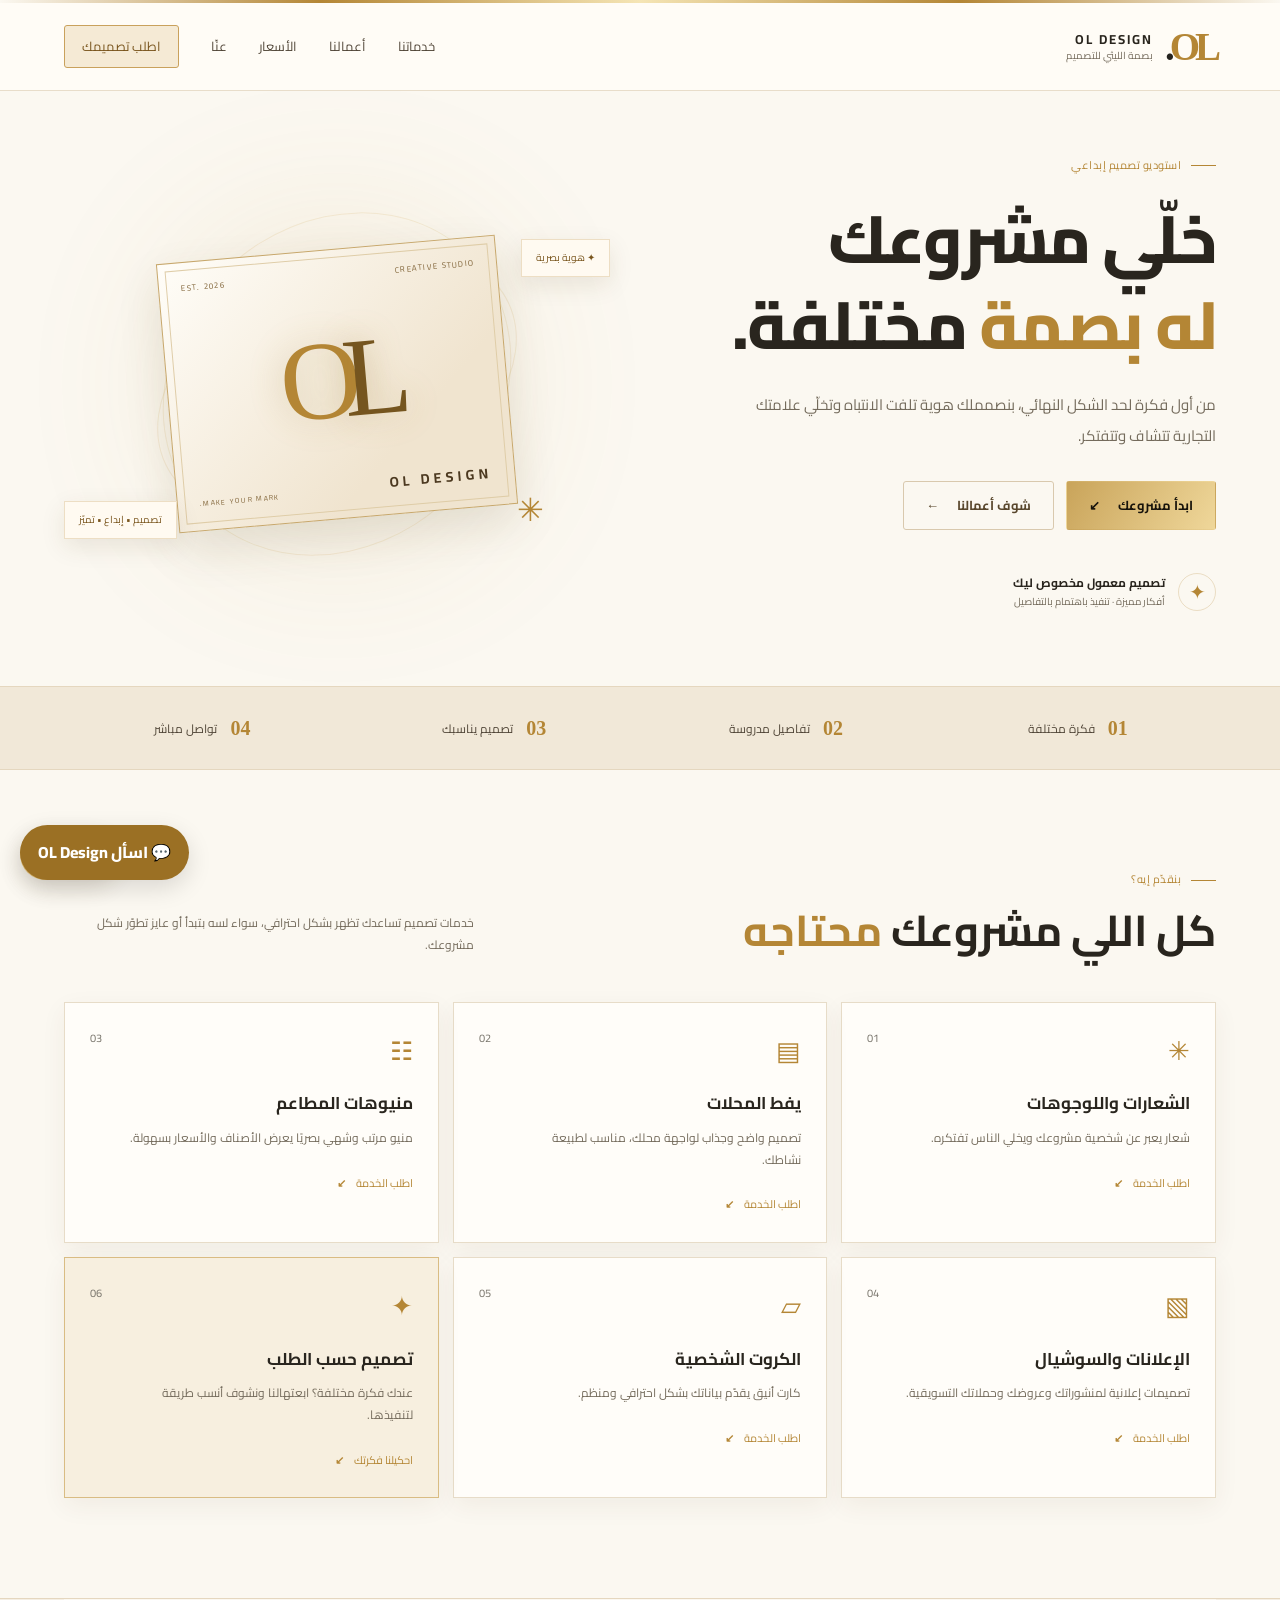
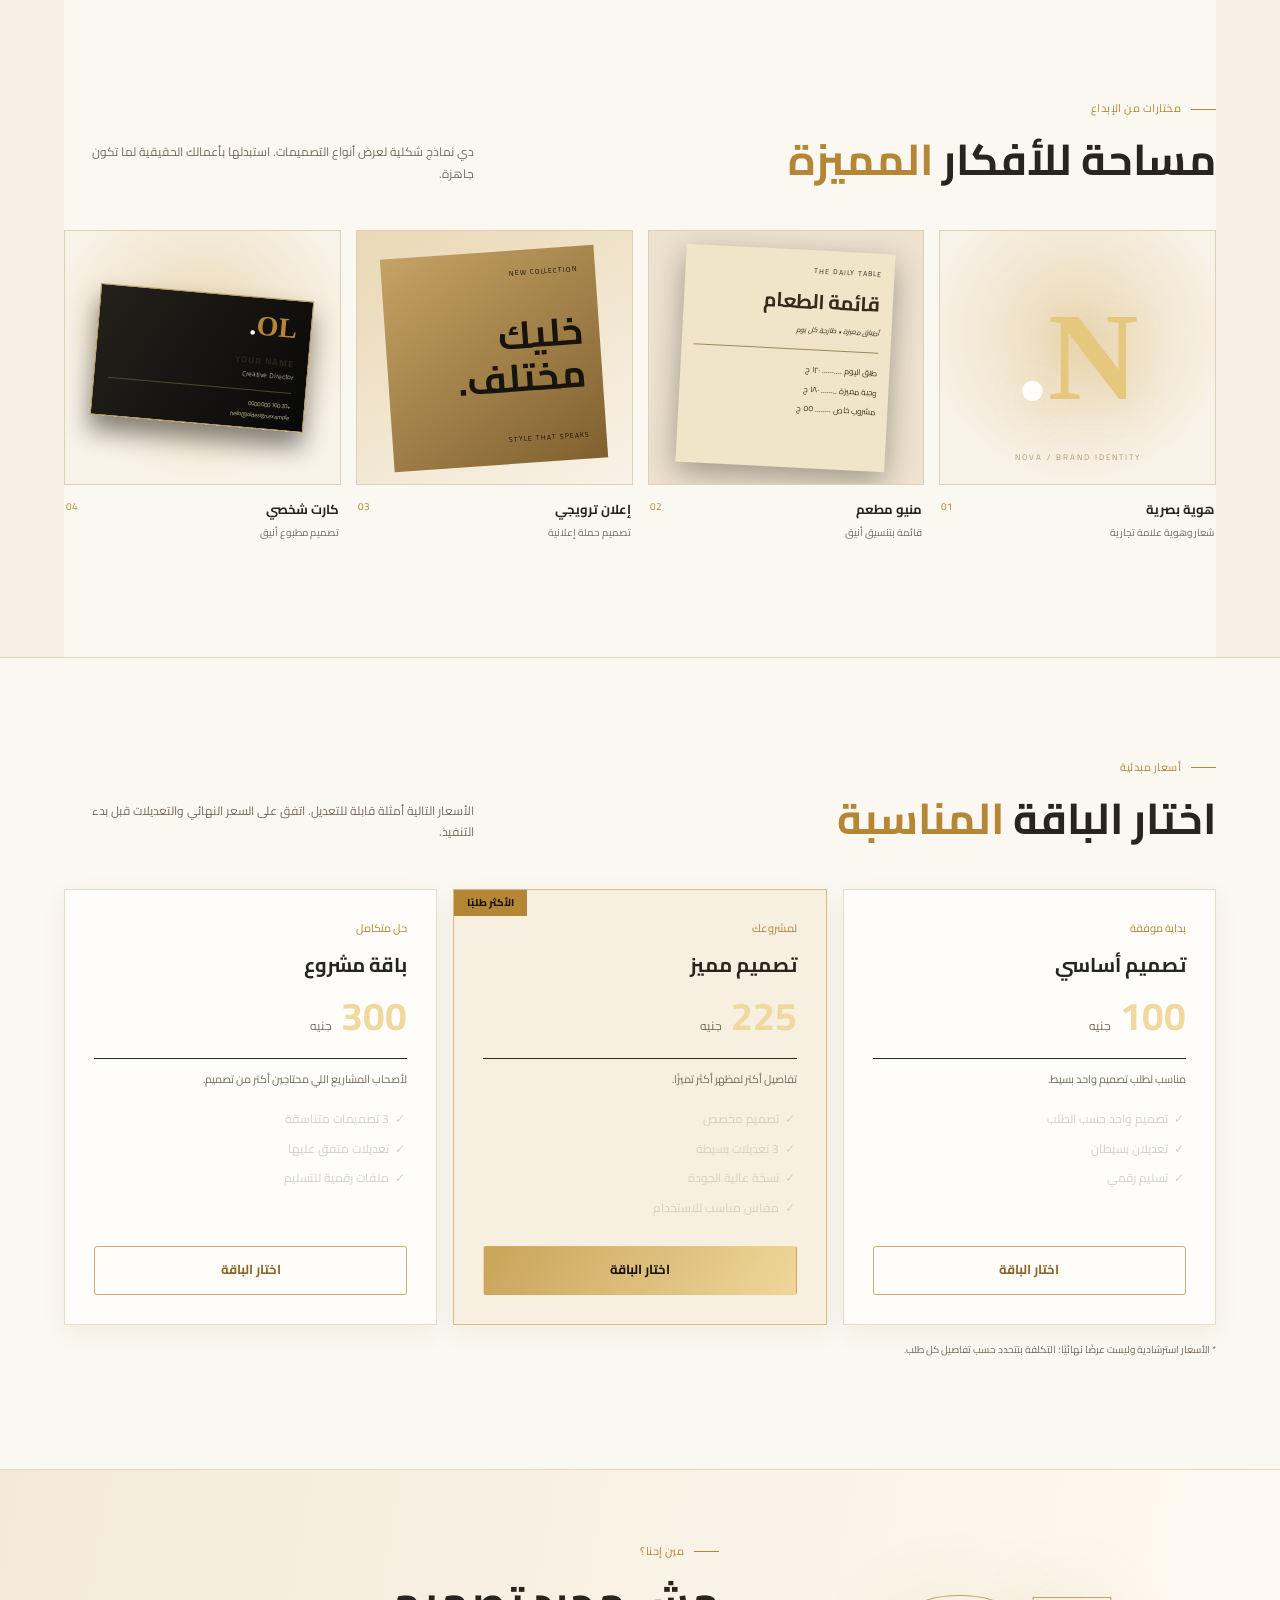
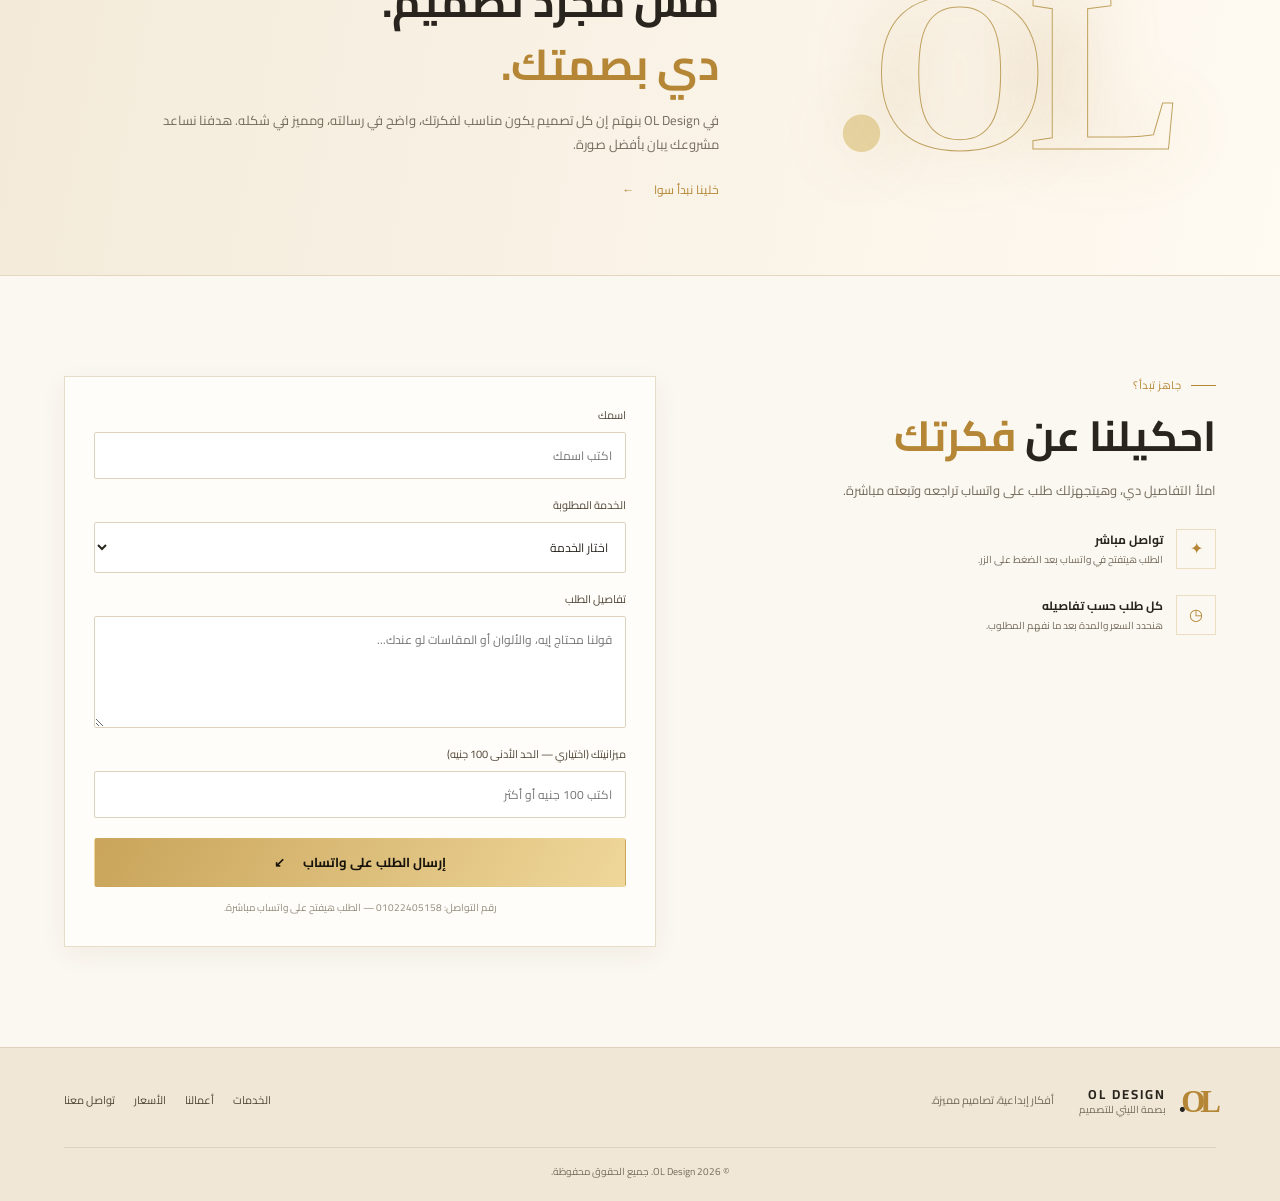
<file: index.html>
<!doctype html>
<html lang="ar" dir="rtl">
<head>
  <meta charset="utf-8">
  <meta name="viewport" content="width=device-width, initial-scale=1">
  <meta name="theme-color" content="#f7f5ef">
  <meta name="description" content="OL Design — بصمة الليثي. تصميم شعارات، يفط محلات، منيوهات، إعلانات وكروت شخصية بهوية مميزة.">
  <title>OL Design | بصمة الليثي</title>
  <link rel="preconnect" href="https://fonts.googleapis.com">
  <link rel="preconnect" href="https://fonts.gstatic.com" crossorigin>
  <link href="https://fonts.googleapis.com/css2?family=Cairo:wght@400;500;600;700;800;900&display=swap" rel="stylesheet">
  <style>
*{box-sizing:border-box} :root{--bg:#09090a;--panel:#111112;--panel2:#171717;--gold:#d8b56d;--gold2:#f1d99b;--text:#f5f1e8;--muted:#a8a39a;--line:rgba(216,181,109,.2);--max:1160px}html{scroll-behavior:smooth;scroll-padding-top:90px}body{margin:0;background:var(--bg);color:var(--text);font-family:"Cairo",Tahoma,sans-serif;line-height:1.8}a{color:inherit;text-decoration:none}button,input,select,textarea{font:inherit}.topline{height:3px;background:linear-gradient(90deg,transparent,var(--gold),#f5e5b5,var(--gold),transparent)}.site-header{height:88px;display:flex;align-items:center;justify-content:space-between;padding:0 max(5vw,24px);border-bottom:1px solid rgba(255,255,255,.06);position:sticky;top:0;background:rgba(9,9,10,.92);backdrop-filter:blur(18px);z-index:20}.brand,.footer-brand{display:flex;align-items:center;gap:12px}.brand-mark{font-family:Georgia,serif;font-size:39px;line-height:1;color:var(--gold);font-weight:bold;letter-spacing:-5px}.brand-mark span,.footer-brand .brand-mark span{color:#fff}.brand-copy,.footer-brand>div{display:flex;flex-direction:column;line-height:1.35}.brand-copy strong,.footer-brand strong{font-size:13px;letter-spacing:2px}.brand-copy small,.footer-brand small{color:var(--muted);font-size:10px}.site-header nav{display:flex;align-items:center;gap:32px;font-size:13px;color:#d4d0c8}.site-header nav a:hover,.footer-links a:hover{color:var(--gold)}.nav-cta{border:1px solid var(--gold);color:var(--gold)!important;padding:9px 17px;border-radius:3px}.menu-toggle{display:none;background:none;border:1px solid var(--line);color:var(--gold);font-size:24px;padding:3px 12px}.section-wrap{width:min(var(--max),90%);margin-inline:auto}.hero{min-height:570px;display:grid;grid-template-columns:1fr 1fr;align-items:center;gap:60px;padding-block:65px 75px}.eyebrow{font-size:11px;color:var(--gold);letter-spacing:.5px;display:flex;align-items:center;gap:10px}.eyebrow span{width:25px;height:1px;background:var(--gold);display:inline-block}.hero h1{font-size:clamp(42px,5.2vw,68px);line-height:1.3;margin:20px 0;font-weight:800;letter-spacing:-1.5px}.hero h1 em,.section-heading h2 em,.about-inner h2 em,.contact-copy h2 em{font-style:normal;color:var(--gold)}.hero-text{color:var(--muted);font-size:15px;max-width:490px;line-height:2.1}.hero-actions{display:flex;gap:12px;margin-top:29px;flex-wrap:wrap}.btn{display:inline-flex;align-items:center;justify-content:center;gap:18px;min-height:49px;padding:10px 22px;border:1px solid transparent;border-radius:3px;font-weight:700;font-size:13px;cursor:pointer;transition:.2s}.btn:hover{transform:translateY(-2px)}.btn-gold{background:linear-gradient(120deg,#c9a45a,#efd79a);color:#17130b}.btn-quiet{border-color:#393733;color:#f0ece4}.btn-quiet:hover,.btn-outline:hover{border-color:var(--gold);color:var(--gold)}.hero-proof{display:flex;align-items:center;gap:13px;margin-top:42px}.proof-icon{width:38px;height:38px;display:grid;place-items:center;border:1px solid var(--line);color:var(--gold);border-radius:50%;font-size:20px}.hero-proof div:last-child{display:flex;flex-direction:column}.hero-proof strong{font-size:12px}.hero-proof small{color:var(--muted);font-size:10px}.hero-art{height:390px;position:relative;display:grid;place-items:center;isolation:isolate}.art-glow{position:absolute;width:280px;height:280px;border-radius:50%;background:#b88a2f;filter:blur(95px);opacity:.18;z-index:-1}.art-ring{position:absolute;border:1px solid rgba(216,181,109,.2);border-radius:50%;transform:rotate(-25deg)}.ring-one{width:380px;height:245px}.ring-two{width:320px;height:370px;transform:rotate(48deg)}.art-card{width:min(340px,80%);height:270px;background:linear-gradient(135deg,#191817,#080808 70%);border:1px solid rgba(216,181,109,.5);box-shadow:0 30px 70px #000;position:relative;padding:19px 22px;display:flex;flex-direction:column;justify-content:space-between;transform:rotate(-5deg)}.art-card:before{content:"";position:absolute;inset:7px;border:1px solid rgba(216,181,109,.14);pointer-events:none}.art-top,.art-bottom{display:flex;justify-content:space-between;color:#a99b7b;font-size:8px;letter-spacing:1.3px;position:relative}.art-monogram{font-family:Georgia,serif;font-size:112px;line-height:1;color:var(--gold);text-align:center;letter-spacing:-18px;text-shadow:0 0 35px #9d792c55}.art-monogram span{color:#f6e5b1}.art-bottom{align-items:end}.art-bottom strong{font-size:14px;letter-spacing:4px;color:#f1e8d4}.art-bottom span{font-size:7px}.floating-tag{position:absolute;background:#161513;border:1px solid var(--line);padding:9px 14px;color:#e8d5a3;font-size:10px;box-shadow:0 10px 35px #0008}.tag-one{top:50px;right:0}.tag-two{bottom:40px;left:0}.art-star{position:absolute;right:12%;bottom:40px;color:var(--gold);font-size:32px}.trust-strip{border-block:1px solid rgba(255,255,255,.07);display:grid;grid-template-columns:repeat(4,1fr);padding:23px max(5vw,24px);gap:15px;background:#0d0d0e}.trust-strip div{display:flex;justify-content:center;align-items:center;gap:13px}.trust-strip strong{font-family:Georgia,serif;color:var(--gold);font-size:20px}.trust-strip span{font-size:12px;color:#d0cbc1}.section{padding-block:100px}.section-heading{display:flex;align-items:end;justify-content:space-between;gap:35px;margin-bottom:39px}.section-heading h2,.about-inner h2,.contact-copy h2{font-size:clamp(30px,4vw,43px);line-height:1.45;margin:10px 0 0}.section-heading>p{max-width:410px;color:var(--muted);font-size:12px;margin:0 0 7px}.service-grid{display:grid;grid-template-columns:repeat(3,1fr);gap:14px}.service-card{min-height:230px;background:linear-gradient(145deg,#151515,#0f0f10);border:1px solid #292725;padding:25px;position:relative;transition:.25s}.service-card:hover{border-color:var(--gold);transform:translateY(-4px)}.service-icon{color:var(--gold);font-size:26px;margin-bottom:14px}.service-number{position:absolute;top:26px;left:25px;font-size:11px;color:#77736a}.service-card h3{font-size:17px;margin:0 0 8px}.service-card p{font-size:12px;color:var(--muted);margin:0 0 18px;max-width:290px}.service-card>a{font-size:11px;color:var(--gold)}.service-card>a b{margin-right:8px}.service-card-highlight{background:linear-gradient(145deg,#231d11,#11100e);border-color:#554422}.portfolio-section{background:#0d0d0e;border-block:1px solid #1d1c1a}.portfolio-grid{display:grid;grid-template-columns:repeat(4,1fr);gap:15px}.work{min-width:0}.work-visual{height:255px;display:grid;place-items:center;overflow:hidden;position:relative;border:1px solid #302b20;background:#161513}.work-logo .work-visual{background:radial-gradient(circle at 50% 40%,#3b3020,#101010 70%)}.mock-logo{font-family:Georgia,serif;font-size:125px;font-weight:bold;color:#e5c77d;text-shadow:0 10px 40px #d3a64a33}.mock-logo span{color:#fff}.mock-caption{position:absolute;bottom:19px;font-size:8px;letter-spacing:2px;color:#a99a75}.work-menu .work-visual{background:linear-gradient(135deg,#b8a57c,#756345)}.menu-sheet{width:76%;height:86%;background:#f0e5c8;color:#342b1c;padding:15px 12px;display:flex;flex-direction:column;gap:5px;box-shadow:0 10px 30px #0005;transform:rotate(3deg)}.menu-sheet small{font-size:7px;letter-spacing:1px}.menu-sheet b{font-size:20px}.menu-sheet i{font-size:7px}.menu-sheet hr{width:100%;border:0;border-top:1px solid #9d895d}.menu-sheet span{font-size:8px}.work-poster .work-visual{background:linear-gradient(150deg,#4d3525,#171312)}.poster{width:78%;height:84%;background:linear-gradient(145deg,#c5a365,#80602f);padding:17px;display:flex;flex-direction:column;justify-content:space-between;color:#17130d;transform:rotate(-4deg)}.poster small,.poster span{font-size:7px;letter-spacing:1px}.poster strong{font-size:38px;line-height:1.15}.work-card .work-visual{background:radial-gradient(circle,#29241b,#111)}.business-card{width:78%;height:52%;background:linear-gradient(120deg,#24211b,#080808);border:1px solid #b89a58;box-shadow:0 15px 25px #0007;padding:14px;display:flex;flex-direction:column;transform:rotate(5deg)}.business-card>strong{font-family:Georgia,serif;font-size:28px;line-height:1;color:var(--gold)}.business-card>strong span{color:white}.business-card b{font-size:9px;letter-spacing:1px;margin-top:13px}.business-card small{font-size:7px;color:#aaa}.business-card hr{width:100%;border:0;border-top:1px solid #51442c}.business-card>span{font-size:6px;color:#c5b990}.work-info{display:flex;justify-content:space-between;align-items:start;padding:13px 2px}.work-info h3{font-size:13px;margin:0}.work-info p{font-size:10px;color:var(--muted);margin:2px 0}.work-info>span{font-size:10px;color:var(--gold)}.pricing-grid{display:grid;grid-template-columns:repeat(3,1fr);gap:16px;align-items:stretch}.price-card{background:#111112;border:1px solid #2d2a24;padding:29px;position:relative;display:flex;flex-direction:column}.price-featured{border-color:var(--gold);background:linear-gradient(150deg,#211b10,#111112 60%)}.popular{position:absolute;top:0;left:0;background:var(--gold);color:#17130b;font-size:10px;font-weight:800;padding:4px 13px}.price-label{font-size:11px;color:var(--gold)}.price-card h3{font-size:20px;margin:8px 0}.price{display:flex;align-items:baseline;gap:9px;border-bottom:1px solid #2c2923;padding-bottom:16px}.price strong{font-size:39px;line-height:1.3;color:#f0d99e}.price span{font-size:12px;color:var(--muted)}.price-card>p{font-size:11px;color:var(--muted)}.price-card ul{padding:0 18px 0 0;margin:4px 0 23px;list-style:"✓  ";font-size:12px;color:#d5d0c7;flex:1}.price-card li{padding:4px 0}.btn-outline{border-color:#51462f;color:var(--gold)}.price-note{color:#817b70;font-size:10px;margin-top:16px}.about-section{background:linear-gradient(100deg,#14120e,#0d0d0e);border-block:1px solid #2b251a}.about-inner{padding-block:72px;display:grid;grid-template-columns:.8fr 1.2fr;gap:60px;align-items:center}.about-symbol{font-family:Georgia,serif;font-size:clamp(110px,20vw,230px);font-weight:bold;line-height:1;color:transparent;-webkit-text-stroke:1px #bfa15f;text-align:center;letter-spacing:-20px;text-shadow:0 0 70px #b78c3430}.about-symbol span{color:#e6d3a1;-webkit-text-stroke:0}.about-inner p{color:var(--muted);font-size:13px;max-width:590px}.text-link{display:inline-flex;gap:20px;align-items:center;color:var(--gold);font-size:12px;margin-top:10px}.contact-section{display:grid;grid-template-columns:.9fr 1.1fr;gap:75px}.contact-copy h2{font-size:42px}.contact-copy>p{color:var(--muted);font-size:13px;max-width:390px}.contact-detail{display:flex;gap:13px;align-items:center;margin-top:26px}.contact-detail>span{width:40px;height:40px;display:grid;place-items:center;border:1px solid var(--line);color:var(--gold)}.contact-detail div{display:flex;flex-direction:column}.contact-detail strong{font-size:12px}.contact-detail small{font-size:10px;color:var(--muted)}.order-form{background:#121212;border:1px solid #302b22;padding:29px;display:flex;flex-direction:column}.order-form label{font-size:11px;color:#e0d8c6;margin-bottom:6px}.order-form input,.order-form select,.order-form textarea{background:#0a0a0a;border:1px solid #35322c;color:#f4eee2;padding:12px 13px;border-radius:2px;margin-bottom:17px;outline:none;width:100%;font-size:12px}.order-form input:focus,.order-form select:focus,.order-form textarea:focus{border-color:var(--gold)}.order-form textarea{resize:vertical}.order-form select{color-scheme:dark}.submit-btn{width:100%;margin-top:3px}.form-note{font-size:10px;color:#938b7c;text-align:center;margin:12px 0 0}.form-note code{color:var(--gold)}.site-footer{padding:32px max(5vw,24px) 20px;border-top:1px solid #29251e;display:flex;align-items:center;gap:25px;flex-wrap:wrap}.footer-brand .brand-mark{font-size:31px}.site-footer>p{font-size:11px;color:var(--muted);margin-left:auto}.footer-links{display:flex;gap:19px;font-size:11px;color:#c8c0b2}.copyright{width:100%;border-top:1px solid #222;padding-top:15px;color:#777166;font-size:10px;text-align:center}.floating-whatsapp{position:fixed;bottom:20px;left:20px;z-index:15;background:#d8b56d;color:#17130b;padding:10px 16px;border-radius:50px;font-weight:800;font-size:12px;box-shadow:0 8px 28px #0008;display:flex;align-items:center;gap:8px}.floating-whatsapp span{font-size:17px}
@media(max-width:900px){.site-header nav{gap:16px}.hero{gap:20px}.hero-art{height:340px}.portfolio-grid{grid-template-columns:repeat(2,1fr)}.work-visual{height:280px}.contact-section{gap:35px}.section{padding-block:75px}}
@media(max-width:680px){.site-header{height:74px;padding-inline:5%}.menu-toggle{display:block}.site-header nav{display:none;position:absolute;top:73px;right:0;left:0;background:#101011;border-bottom:1px solid var(--line);padding:18px 6%;flex-direction:column;align-items:stretch;gap:8px}.site-header nav.open{display:flex}.site-header nav a{padding:8px 0}.nav-cta{text-align:center!important;padding:8px!important}.hero{grid-template-columns:1fr;padding-block:52px 48px;gap:20px}.hero h1{font-size:48px}.hero-art{height:320px;order:2}.art-card{height:235px}.art-monogram{font-size:95px}.ring-one{width:310px}.ring-two{height:300px}.tag-one{right:1%}.tag-two{left:0}.trust-strip{grid-template-columns:repeat(2,1fr);padding:20px 5%}.trust-strip div{justify-content:flex-start}.section{padding-block:65px}.section-heading{align-items:start;flex-direction:column;gap:12px;margin-bottom:27px}.section-heading h2,.about-inner h2{font-size:32px}.service-grid{grid-template-columns:1fr 1fr;gap:9px}.service-card{padding:18px 15px;min-height:225px}.service-card h3{font-size:14px}.service-card p{font-size:11px}.service-number{top:18px;left:15px}.portfolio-grid{gap:10px}.work-visual{height:215px}.mock-logo{font-size:95px}.poster strong{font-size:29px}.menu-sheet{padding:10px 8px}.menu-sheet b{font-size:16px}.pricing-grid{grid-template-columns:1fr;gap:13px}.price-card{padding:24px}.about-inner{grid-template-columns:1fr;gap:15px;padding-block:48px}.about-symbol{font-size:130px;letter-spacing:-13px}.contact-section{grid-template-columns:1fr;gap:30px}.contact-copy h2{font-size:36px}.order-form{padding:21px}.site-footer{gap:15px}.site-footer>p{width:100%;margin:0}.footer-links{flex-wrap:wrap;gap:12px}.floating-whatsapp{bottom:13px;left:13px}.hero-proof{margin-top:30px}}
@media(max-width:390px){.service-grid{grid-template-columns:1fr}.service-card{min-height:auto}.work-visual{height:185px}.hero h1{font-size:41px}}


/* Light theme */
:root{--bg:#f7f5ef;--panel:#ffffff;--panel2:#f0ede4;--gold:#9b7024;--gold2:#6e4b0c;--text:#25231f;--muted:#706b61;--line:rgba(155,112,36,.25)}
body{background:var(--bg);color:var(--text)}
.site-header{background:rgba(255,255,255,.94);border-bottom-color:rgba(30,25,15,.1)}
.brand-mark span,.footer-brand .brand-mark span{color:#25231f}
.site-header nav{color:#454139}
.hero,.section,.about-section{color:var(--text)}
.panel,.service-card,.price-card,.order-form,.portfolio-card{box-shadow:0 10px 30px rgba(48,39,20,.06)}
input,select,textarea{background:#fff;color:#25231f;border:1px solid #ddd5c5}
.site-footer{background:#eee9dd;color:#25231f}
.floating-whatsapp{box-shadow:0 8px 25px rgba(0,0,0,.12)}
.chat-widget{position:fixed;left:20px;bottom:20px;z-index:50;font-family:"Cairo",Tahoma,sans-serif}
.chat-toggle{border:0;border-radius:999px;padding:13px 18px;background:#9b7024;color:white;font-weight:800;box-shadow:0 8px 24px #0002;cursor:pointer}
.chat-panel{width:min(350px,calc(100vw - 32px));height:430px;max-height:70vh;background:#fff;border:1px solid #e4dccb;border-radius:16px;box-shadow:0 15px 45px #0002;display:flex;flex-direction:column;overflow:hidden;margin-bottom:10px}
.chat-panel[hidden]{display:none}
.chat-head{display:flex;justify-content:space-between;align-items:center;padding:13px 15px;background:#f0e8d8;color:#352b19}
.chat-head button{background:transparent;border:0;font-size:25px;cursor:pointer;color:inherit}
.chat-messages{padding:13px;display:flex;flex-direction:column;gap:10px;overflow-y:auto;flex:1;background:#fffdf9}
.bot-message,.user-message{padding:10px 12px;border-radius:12px;max-width:90%;font-size:13px;line-height:1.7;white-space:pre-wrap}
.bot-message{background:#f0ede5;align-self:flex-start;color:#28251f}
.user-message{background:#9b7024;color:#fff;align-self:flex-end}
.chat-form{display:flex;gap:7px;padding:10px;border-top:1px solid #eee6d8}
.chat-form input{min-width:0;flex:1;border-radius:8px;padding:8px}
.chat-form button{border:0;border-radius:8px;background:#9b7024;color:#fff;padding:8px 12px;cursor:pointer}
.chat-note{font-size:10px;color:#777;padding:0 10px 9px}
@media(max-width:600px){.chat-widget{left:12px;bottom:12px}.chat-panel{height:400px}}

  /* Complete light palette override */
:root{--bg:#fbf8f1;--panel:#fff;--panel2:#f3ead9;--gold:#b48635;--gold2:#8d6423;--text:#29251e;--muted:#746b5c;--line:rgba(180,134,53,.24)}
html,body{background:#fbf8f1!important;color:#29251e!important}
.site-header{background:rgba(255,252,246,.97)!important;border-bottom:1px solid #e8ddca!important}
.site-header nav{color:#514638!important}.nav-cta{background:#f5ead5!important;color:#79551d!important;border-color:#c9a15c!important}
.menu-toggle{background:#fffaf1!important;color:#8d6423!important;border-color:#dfcba9!important}
.hero,.section,.contact-section{background:#fbf8f1!important;color:#29251e!important}
.hero-text,.section-heading>p,.service-card p,.price-card>p,.about-inner p,.contact-copy>p,.hero-proof small,.brand-copy small,.price span,.price-note,.contact-detail small{color:#746b5c!important}
.hero h1,.section-heading h2,.about-inner h2,.contact-copy h2,.service-card h3,.price-card h3,.contact-detail strong{color:#29251e!important}
.trust-strip{background:#f1e8d8!important;border-color:#e5d7bf!important}.trust-strip span{color:#514638!important}
.service-card,.price-card,.order-form{background:#fffdf9!important;border:1px solid #e7dcc8!important;box-shadow:0 8px 24px rgba(77,54,20,.06)!important}
.service-card-highlight,.price-featured{background:#f7efdf!important;border-color:#d9bc83!important}
.portfolio-section{background:#f5efe4!important;border-color:#e5d7bf!important}
.work-visual{border-color:#e0d0b4!important;background:#eee2ce!important}
.work-logo .work-visual,.work-card .work-visual{background:radial-gradient(circle at 50% 40%,#ead9b5,#f8f3e9 75%)!important}
.work-poster .work-visual{background:linear-gradient(150deg,#ead8b5,#f8f2e7)!important}
.art-card{background:linear-gradient(135deg,#fffdf8,#f0e4cf 70%)!important;box-shadow:0 18px 45px rgba(77,54,20,.12)!important;border-color:#c7a76b!important}
.art-card:before{border-color:#dfcda8!important}.art-top,.art-bottom{color:#806438!important}.art-bottom strong{color:#4c3920!important}.art-monogram{color:#b48635!important}.art-monogram span{color:#75551f!important}
.floating-tag{background:#fffaf1!important;color:#79551d!important;box-shadow:0 8px 24px rgba(77,54,20,.1)!important}
.about-section{background:linear-gradient(100deg,#f3ead9,#fffaf2)!important;border-color:#e5d7bf!important}
.order-form label{color:#514638!important}.order-form input,.order-form select,.order-form textarea,input,select,textarea{background:#fff!important;color:#29251e!important;border-color:#dfd2bc!important}
.order-form select{color-scheme:light!important}.btn-quiet{border-color:#d9c9ae!important;color:#59472d!important}.btn-outline{border-color:#c9ad78!important;color:#8d6423!important}
.site-footer{background:#f0e7d7!important;color:#29251e!important;border-color:#e0d2ba!important}.footer-links{color:#514638!important}.copyright{border-color:#dfd2bc!important;color:#786e5e!important}
.floating-whatsapp{background:#dfbd75!important;color:#2e2414!important;box-shadow:0 8px 22px rgba(77,54,20,.14)!important}

</style>
</head>
<body>
  <div class="topline"></div>
  <header class="site-header">
    <a class="brand" href="#home" aria-label="OL Design الصفحة الرئيسية">
      <span class="brand-mark">OL<span>.</span></span>
      <span class="brand-copy"><strong>OL DESIGN</strong><small>بصمة الليثي للتصميم</small></span>
    </a>
    <button class="menu-toggle" id="menuToggle" aria-label="فتح القائمة" aria-expanded="false">☰</button>
    <nav id="mainNav">
      <a href="#services">خدماتنا</a>
      <a href="#portfolio">أعمالنا</a>
      <a href="#prices">الأسعار</a>
      <a href="#about">عنّا</a>
      <a class="nav-cta" href="#contact">اطلب تصميمك</a>
    </nav>
  </header>

  <main>
    <section class="hero section-wrap" id="home">
      <div class="hero-copy">
        <div class="eyebrow"><span></span> استوديو تصميم إبداعي</div>
        <h1>خلّي مشروعك<br><em>له بصمة</em> مختلفة.</h1>
        <p class="hero-text">من أول فكرة لحد الشكل النهائي، بنصمملك هوية تلفت الانتباه وتخلّي علامتك التجارية تتشاف وتتفتكر.</p>
        <div class="hero-actions">
          <a class="btn btn-gold" href="#contact">ابدأ مشروعك <span>↙</span></a>
          <a class="btn btn-quiet" href="#portfolio">شوف أعمالنا <span>←</span></a>
        </div>
        <div class="hero-proof">
          <div class="proof-icon">✦</div>
          <div><strong>تصميم معمول مخصوص ليك</strong><small>أفكار مميزة · تنفيذ باهتمام بالتفاصيل</small></div>
        </div>
      </div>
      <div class="hero-art" aria-label="عرض تجريدي لهوية OL Design">
        <div class="art-glow"></div>
        <div class="art-ring ring-one"></div><div class="art-ring ring-two"></div>
        <div class="art-card">
          <div class="art-top"><span>CREATIVE STUDIO</span><span>EST. 2026</span></div>
          <div class="art-monogram">O<span>L</span></div>
          <div class="art-bottom"><strong>OL DESIGN</strong><span>MAKE YOUR MARK.</span></div>
        </div>
        <div class="floating-tag tag-one">✦ هوية بصرية</div>
        <div class="floating-tag tag-two">تصميم • إبداع • تميّز</div>
        <div class="art-star">✳</div>
      </div>
    </section>

    <section class="trust-strip">
      <div><strong>01</strong><span>فكرة مختلفة</span></div>
      <div><strong>02</strong><span>تفاصيل مدروسة</span></div>
      <div><strong>03</strong><span>تصميم يناسبك</span></div>
      <div><strong>04</strong><span>تواصل مباشر</span></div>
    </section>

    <section class="section-wrap section" id="services">
      <div class="section-heading">
        <div><div class="eyebrow"><span></span> بنقدّم إيه؟</div><h2>كل اللي مشروعك <em>محتاجه</em></h2></div>
        <p>خدمات تصميم تساعدك تظهر بشكل احترافي، سواء لسه بتبدأ أو عايز تطوّر شكل مشروعك.</p>
      </div>
      <div class="service-grid">
        <article class="service-card"><div class="service-icon">✳</div><span class="service-number">01</span><h3>الشعارات واللوجوهات</h3><p>شعار يعبر عن شخصية مشروعك ويخلي الناس تفتكره.</p><a href="#contact">اطلب الخدمة <b>↙</b></a></article>
        <article class="service-card"><div class="service-icon">▤</div><span class="service-number">02</span><h3>يفط المحلات</h3><p>تصميم واضح وجذاب لواجهة محلك، مناسب لطبيعة نشاطك.</p><a href="#contact">اطلب الخدمة <b>↙</b></a></article>
        <article class="service-card"><div class="service-icon">☷</div><span class="service-number">03</span><h3>منيوهات المطاعم</h3><p>منيو مرتب وشهي بصريًا يعرض الأصناف والأسعار بسهولة.</p><a href="#contact">اطلب الخدمة <b>↙</b></a></article>
        <article class="service-card"><div class="service-icon">▧</div><span class="service-number">04</span><h3>الإعلانات والسوشيال</h3><p>تصميمات إعلانية لمنشوراتك وعروضك وحملاتك التسويقية.</p><a href="#contact">اطلب الخدمة <b>↙</b></a></article>
        <article class="service-card"><div class="service-icon">▱</div><span class="service-number">05</span><h3>الكروت الشخصية</h3><p>كارت أنيق يقدّم بياناتك بشكل احترافي ومنظم.</p><a href="#contact">اطلب الخدمة <b>↙</b></a></article>
        <article class="service-card service-card-highlight"><div class="service-icon">✦</div><span class="service-number">06</span><h3>تصميم حسب الطلب</h3><p>عندك فكرة مختلفة؟ ابعتهالنا ونشوف أنسب طريقة لتنفيذها.</p><a href="#contact">احكيلنا فكرتك <b>↙</b></a></article>
      </div>
    </section>

    <section class="portfolio-section" id="portfolio">
      <div class="section-wrap section">
        <div class="section-heading">
          <div><div class="eyebrow"><span></span> مختارات من الإبداع</div><h2>مساحة للأفكار <em>المميزة</em></h2></div>
          <p>دي نماذج شكلية لعرض أنواع التصميمات. استبدلها بأعمالك الحقيقية لما تكون جاهزة.</p>
        </div>
        <div class="portfolio-grid">
          <article class="work work-logo"><div class="work-visual"><div class="mock-logo">N<span>.</span></div><span class="mock-caption">NOVA / BRAND IDENTITY</span></div><div class="work-info"><div><h3>هوية بصرية</h3><p>شعار وهوية علامة تجارية</p></div><span>01</span></div></article>
          <article class="work work-menu"><div class="work-visual"><div class="menu-sheet"><small>THE DAILY TABLE</small><b>قائمة الطعام</b><i>أطباق مميزة • طازجة كل يوم</i><hr><span>طبق اليوم .......... ١٢٠ ج</span><span>وجبة مميزة ........ ١٨٠ ج</span><span>مشروب خاص ........ ٥٥ ج</span></div></div><div class="work-info"><div><h3>منيو مطعم</h3><p>قائمة بتنسيق أنيق</p></div><span>02</span></div></article>
          <article class="work work-poster"><div class="work-visual"><div class="poster"><small>NEW COLLECTION</small><strong>خليك<br>مختلف.</strong><span>STYLE THAT SPEAKS</span></div></div><div class="work-info"><div><h3>إعلان ترويجي</h3><p>تصميم حملة إعلانية</p></div><span>03</span></div></article>
          <article class="work work-card"><div class="work-visual"><div class="business-card"><strong>OL<span>.</span></strong><b>YOUR NAME</b><small>Creative Director</small><hr><span>+20 100 000 0000</span><span>hello@oldesign.example</span></div></div><div class="work-info"><div><h3>كارت شخصي</h3><p>تصميم مطبوع أنيق</p></div><span>04</span></div></article>
        </div>
      </div>
    </section>

    <section class="section-wrap section" id="prices">
      <div class="section-heading">
        <div><div class="eyebrow"><span></span> أسعار مبدئية</div><h2>اختار الباقة <em>المناسبة</em></h2></div>
        <p>الأسعار التالية أمثلة قابلة للتعديل. اتفق على السعر النهائي والتعديلات قبل بدء التنفيذ.</p>
      </div>
      <div class="pricing-grid">
        <article class="price-card"><span class="price-label">بداية موفقة</span><h3>تصميم أساسي</h3><div class="price"><strong>100</strong><span>جنيه</span></div><p>مناسب لطلب تصميم واحد بسيط.</p><ul><li>تصميم واحد حسب الطلب</li><li>تعديلان بسيطان</li><li>تسليم رقمي</li></ul><a class="btn btn-outline" href="#contact" data-service="تصميم أساسي">اختار الباقة</a></article>
        <article class="price-card price-featured"><span class="popular">الأكثر طلبًا</span><span class="price-label">لمشروعك</span><h3>تصميم مميز</h3><div class="price"><strong>225</strong><span>جنيه</span></div><p>تفاصيل أكتر لمظهر أكثر تميزًا.</p><ul><li>تصميم مخصص</li><li>3 تعديلات بسيطة</li><li>نسخة عالية الجودة</li><li>مقاس مناسب للاستخدام</li></ul><a class="btn btn-gold" href="#contact" data-service="تصميم مميز">اختار الباقة</a></article>
        <article class="price-card"><span class="price-label">حل متكامل</span><h3>باقة مشروع</h3><div class="price"><strong>300</strong><span>جنيه</span></div><p>لأصحاب المشاريع اللي محتاجين أكتر من تصميم.</p><ul><li>3 تصميمات متناسقة</li><li>تعديلات متفق عليها</li><li>ملفات رقمية للتسليم</li></ul><a class="btn btn-outline" href="#contact" data-service="باقة مشروع">اختار الباقة</a></article>
      </div>
      <p class="price-note">* الأسعار استرشادية وليست عرضًا نهائيًا؛ التكلفة بتتحدد حسب تفاصيل كل طلب.</p>
    </section>

    <section class="about-section" id="about">
      <div class="section-wrap about-inner">
        <div class="about-symbol">OL<span>.</span></div>
        <div><div class="eyebrow"><span></span> مين إحنا؟</div><h2>مش مجرد تصميم.<br><em>دي بصمتك.</em></h2><p>في OL Design بنهتم إن كل تصميم يكون مناسب لفكرتك، واضح في رسالته، ومميز في شكله. هدفنا نساعد مشروعك يبان بأفضل صورة.</p><a class="text-link" href="#contact">خلينا نبدأ سوا <span>←</span></a></div>
      </div>
    </section>

    <section class="section-wrap section contact-section" id="contact">
      <div class="contact-copy"><div class="eyebrow"><span></span> جاهز تبدأ؟</div><h2>احكيلنا عن <em>فكرتك</em></h2><p>املأ التفاصيل دي، وهيتجهزلك طلب على واتساب تراجعه وتبعته مباشرة.</p>
        <div class="contact-detail"><span>✦</span><div><strong>تواصل مباشر</strong><small>الطلب هيتفتح في واتساب بعد الضغط على الزر.</small></div></div>
        <div class="contact-detail"><span>◷</span><div><strong>كل طلب حسب تفاصيله</strong><small>هنحدد السعر والمدة بعد ما نفهم المطلوب.</small></div></div>
      </div>
      <form id="orderForm" class="order-form">
        <label for="customerName">اسمك</label><input id="customerName" name="name" placeholder="اكتب اسمك" required>
        <label for="service">الخدمة المطلوبة</label><select id="service" name="service" required><option value="">اختار الخدمة</option><option>شعار أو لوجو</option><option>يافطة محل</option><option>منيو مطعم</option><option>إعلان أو تصميم سوشيال ميديا</option><option>كارت شخصي</option><option>تصميم أساسي</option><option>تصميم مميز</option><option>باقة مشروع</option><option>خدمة أخرى</option></select>
        <label for="details">تفاصيل الطلب</label><textarea id="details" name="details" rows="4" placeholder="قولنا محتاج إيه، والألوان أو المقاسات لو عندك..." required></textarea>
        <label for="budget">ميزانيتك (اختياري — الحد الأدنى 100 جنيه)</label><input id="budget" name="budget" type="number" min="100" step="1" inputmode="numeric" placeholder="اكتب 100 جنيه أو أكثر">
        <button class="btn btn-gold submit-btn" type="submit">إرسال الطلب على واتساب <span>↙</span></button>
        <p class="form-note">رقم التواصل: <bdi dir="ltr">01022405158</bdi> — الطلب هيفتح على واتساب مباشرة.</p>
      </form>
    </section>
  </main>

  <footer class="site-footer">
    <div class="footer-brand"><span class="brand-mark">OL<span>.</span></span><div><strong>OL DESIGN</strong><small>بصمة الليثي للتصميم</small></div></div>
    <p>أفكار إبداعية، تصاميم مميزة.</p>
    <div class="footer-links"><a href="#services">الخدمات</a><a href="#portfolio">أعمالنا</a><a href="#prices">الأسعار</a><a href="#contact">تواصل معنا</a></div>
    <small class="copyright">© <span id="year"></span> OL Design. جميع الحقوق محفوظة.</small>
  </footer>
  <a class="floating-whatsapp" id="whatsappLink" href="#" target="_blank" rel="noopener" aria-label="تواصل معنا عبر واتساب"><span>◉</span> واتساب</a>
  <section class="chat-widget" aria-label="مساعد OL Design">
    <button class="chat-toggle" id="chatToggle" aria-expanded="false" aria-controls="chatPanel">💬 اسأل OL Design</button>
    <div class="chat-panel" id="chatPanel" hidden>
      <div class="chat-head"><strong>مساعد OL Design</strong><button id="chatClose" aria-label="إغلاق المحادثة">×</button></div>
      <div class="chat-messages" id="chatMessages" aria-live="polite"><div class="bot-message">أهلًا بيك في OL Design 👋 اسألني عن الخدمات أو الأسعار أو طريقة الطلب.</div></div>
      <form id="chatForm" class="chat-form"><input id="chatInput" placeholder="اكتب سؤالك هنا..." autocomplete="off" aria-label="اكتب سؤالك"><button type="submit">إرسال</button></form>
      <small class="chat-note">مساعد تلقائي بإجابات جاهزة؛ لم يتم توصيل نموذج ذكاء اصطناعي خارجي بعد.</small>
    </div>
  </section>
  <script>
// مهم: اكتب رقم واتساب بصيغة دولية من غير + أو مسافات أو شرطات.
// مثال لمصر: 2010XXXXXXX (استبدل X بأرقامك الحقيقية).
const WHATSAPP_NUMBER = "201022405158";

const menuToggle = document.getElementById("menuToggle");
const mainNav = document.getElementById("mainNav");

menuToggle?.addEventListener("click", () => {
  const isOpen = mainNav.classList.toggle("open");
  menuToggle.setAttribute("aria-expanded", String(isOpen));
  menuToggle.setAttribute("aria-label", isOpen ? "إغلاق القائمة" : "فتح القائمة");
});

mainNav?.querySelectorAll("a").forEach((link) => {
  link.addEventListener("click", () => {
    mainNav.classList.remove("open");
    menuToggle?.setAttribute("aria-expanded", "false");
  });
});

document.getElementById("year").textContent = new Date().getFullYear();

function openWhatsApp(message) {
  if (!/^\d{10,15}$/.test(WHATSAPP_NUMBER)) {
    alert("رقم واتساب غير مضبوط. راجع الرقم في ملف script.js.");
    return;
  }
  const url = `https://wa.me/${WHATSAPP_NUMBER}?text=${encodeURIComponent(message)}`;
  window.open(url, "_blank", "noopener,noreferrer");
}

document.getElementById("whatsappLink")?.addEventListener("click", (event) => {
  event.preventDefault();
  openWhatsApp("أهلًا OL Design، عايز أستفسر عن خدمات التصميم.");
});

document.querySelectorAll("[data-service]").forEach((link) => {
  link.addEventListener("click", () => {
    const serviceSelect = document.getElementById("service");
    const wanted = link.dataset.service;
    if (serviceSelect && [...serviceSelect.options].some(option => option.value === wanted || option.text === wanted)) {
      serviceSelect.value = wanted;
    }
  });
});

document.getElementById("orderForm")?.addEventListener("submit", (event) => {
  event.preventDefault();
  const name = document.getElementById("customerName").value.trim();
  const service = document.getElementById("service").value;
  const details = document.getElementById("details").value.trim();
  const budgetInput = document.getElementById("budget");
  const budget = budgetInput.value.trim();

  if (budget !== "" && Number(budget) < 100) {
    alert("الميزانية لازم تكون 100 جنيه على الأقل. من فضلك اكتب 100 أو أكثر.");
    budgetInput.focus();
    return;
  }

  if (!name || !service || !details) {
    alert("من فضلك املأ الاسم والخدمة وتفاصيل الطلب.");
    return;
  }

  const message = [
    "أهلًا OL Design، عندي طلب تصميم جديد.",
    `الاسم: ${name}`,
    `الخدمة: ${service}`,
    `تفاصيل الطلب: ${details}`,
    budget ? `الميزانية: ${budget}` : ""
  ].filter(Boolean).join("\n");

  openWhatsApp(message);
});


// مساعد OL Design: ردود جاهزة محفوظة داخل ملفات الموقع.
const chatToggle = document.getElementById("chatToggle");
const chatPanel = document.getElementById("chatPanel");
const chatClose = document.getElementById("chatClose");
const chatForm = document.getElementById("chatForm");
const chatInput = document.getElementById("chatInput");
const chatMessages = document.getElementById("chatMessages");

function addChatMessage(text, who) {
  const bubble = document.createElement("div");
  bubble.className = who === "user" ? "user-message" : "bot-message";
  bubble.textContent = text;
  chatMessages.appendChild(bubble);
  chatMessages.scrollTop = chatMessages.scrollHeight;
}
function getBotReply(message) {
  const q = message.toLowerCase().replace(/[أإآ]/g, "ا").replace(/ة/g, "ه");
  if (/سعر|اسعار|بكام|تكلفه|التكلفه|جنيه/.test(q)) return "الأسعار الاسترشادية الموجودة بالموقع:\n• تصميم أساسي: 100 جنيه\n• تصميم مميز: 225 جنيه\n• باقة مشروع: 300 جنيه\nالسعر النهائي بيتحدد حسب تفاصيل الطلب والتعديلات المطلوبة.";
  if (/لوجو|شعار/.test(q)) return "بنقدم تصميم شعارات وهوية بصرية. ابعتلنا اسم المشروع وفكرته والألوان اللي بتحبها، وهنحدد السعر والمدة حسب التفاصيل.";
  if (/منيو|مطعم|كافيه|كافيه/.test(q)) return "أيوه، بنصمم منيوهات للمطاعم والكافيهات. جهّز أسماء الأصناف والأسعار والمقاس، وابعت التفاصيل على واتساب.";
  if (/يافطه|يفطه|لافت|محل/.test(q)) return "بنساعدك في تصميم يافطات المحلات. ابعت اسم المحل والمقاس التقريبي والألوان أو صورة مرجعية لو موجودة.";
  if (/اعلان|سوشيال|فيس|انستجرام/.test(q)) return "بنصمم إعلانات وتصميمات سوشيال ميديا. قولنا نوع النشاط وهدف الإعلان والمقاس والمنصة.";
  if (/كارت|بطاقه شخصيه/.test(q)) return "متاح تصميم كروت شخصية. ابعت الاسم والمسمى الوظيفي ورقم التواصل وأي بيانات تحب تظهر.";
  if (/اطلب|طلب|اتواصل|واتساب|رقم|تليفون|هاتف/.test(q)) return "تقدر تطلب مباشرة على واتساب من الرقم 01022405158، أو تملأ نموذج الطلب الموجود في قسم «اطلب تصميمك» بالموقع.";
  if (/مده|وقت|امتى|تسليم/.test(q)) return "مدة التنفيذ بتختلف حسب نوع التصميم والتفاصيل والتعديلات. ابعتلنا تفاصيل طلبك عشان نحدد لك المدة المناسبة.";
  if (/خدمات|بتعملوا|بتقدموا|ايه بت/.test(q)) return "خدماتنا تشمل: تصميم الشعارات، يافطات المحلات، منيوهات المطاعم، إعلانات السوشيال ميديا، الكروت الشخصية وباقات تصميم للمشروعات.";
  if (/اهلا|السلام|مرحبا|هاي|hello/.test(q)) return "أهلًا وسهلًا بيك في OL Design 👋 تحت أمرك! اسألني عن الأسعار أو الخدمات أو طريقة الطلب.";
  return "شكرًا لسؤالك ❤️ ممكن توضح نوع التصميم اللي محتاجه؟ خدماتنا تشمل اللوجوهات والمنيوهات واليافطات وإعلانات السوشيال ميديا والكروت الشخصية. وللاستفسار المباشر واتساب: 01022405158";
}
chatToggle?.addEventListener("click", () => {
  const opening = chatPanel.hidden;
  chatPanel.hidden = !opening;
  chatToggle.setAttribute("aria-expanded", String(opening));
  if (opening) chatInput?.focus();
});
chatClose?.addEventListener("click", () => {
  chatPanel.hidden = true;
  chatToggle?.setAttribute("aria-expanded", "false");
});
chatForm?.addEventListener("submit", (event) => {
  event.preventDefault();
  const message = chatInput.value.trim();
  if (!message) return;
  addChatMessage(message, "user");
  addChatMessage(getBotReply(message), "bot");
  chatInput.value = "";
  chatInput.focus();
});

  </script>
</body>
</html>
</file>
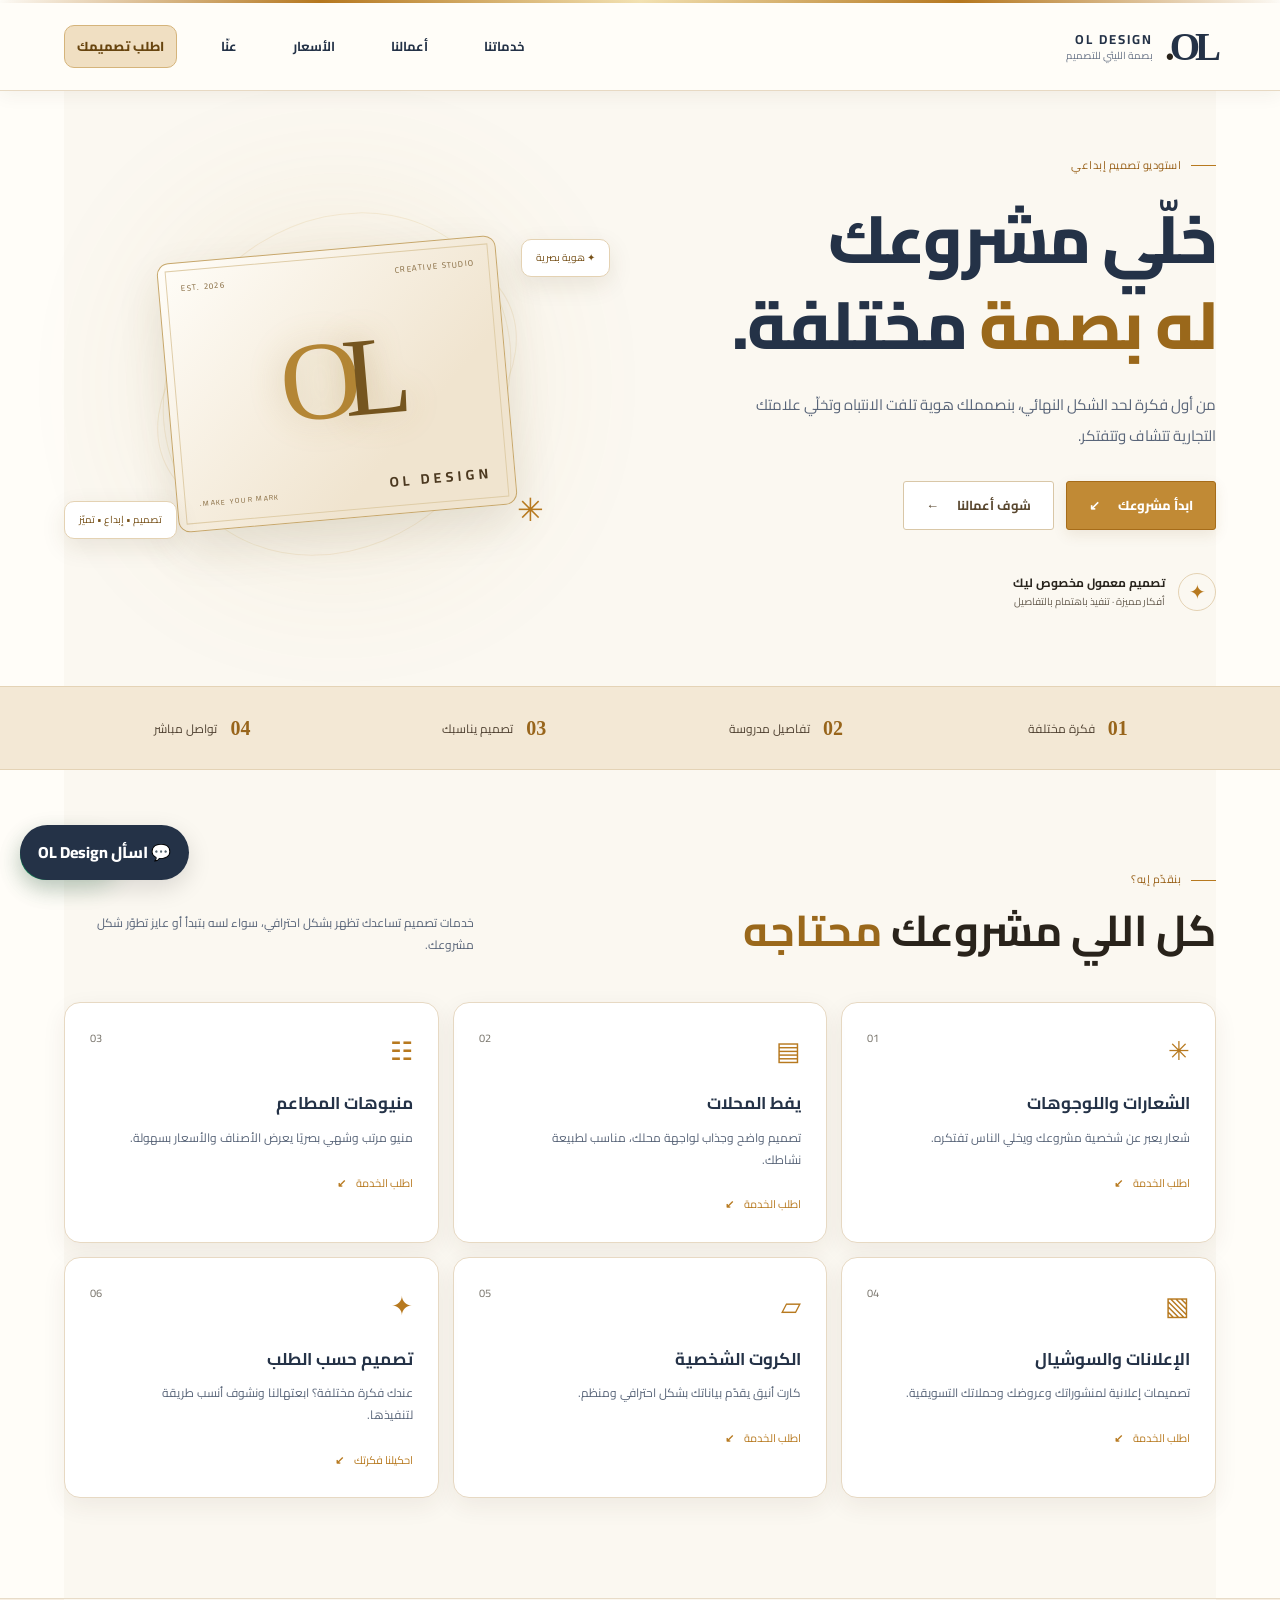
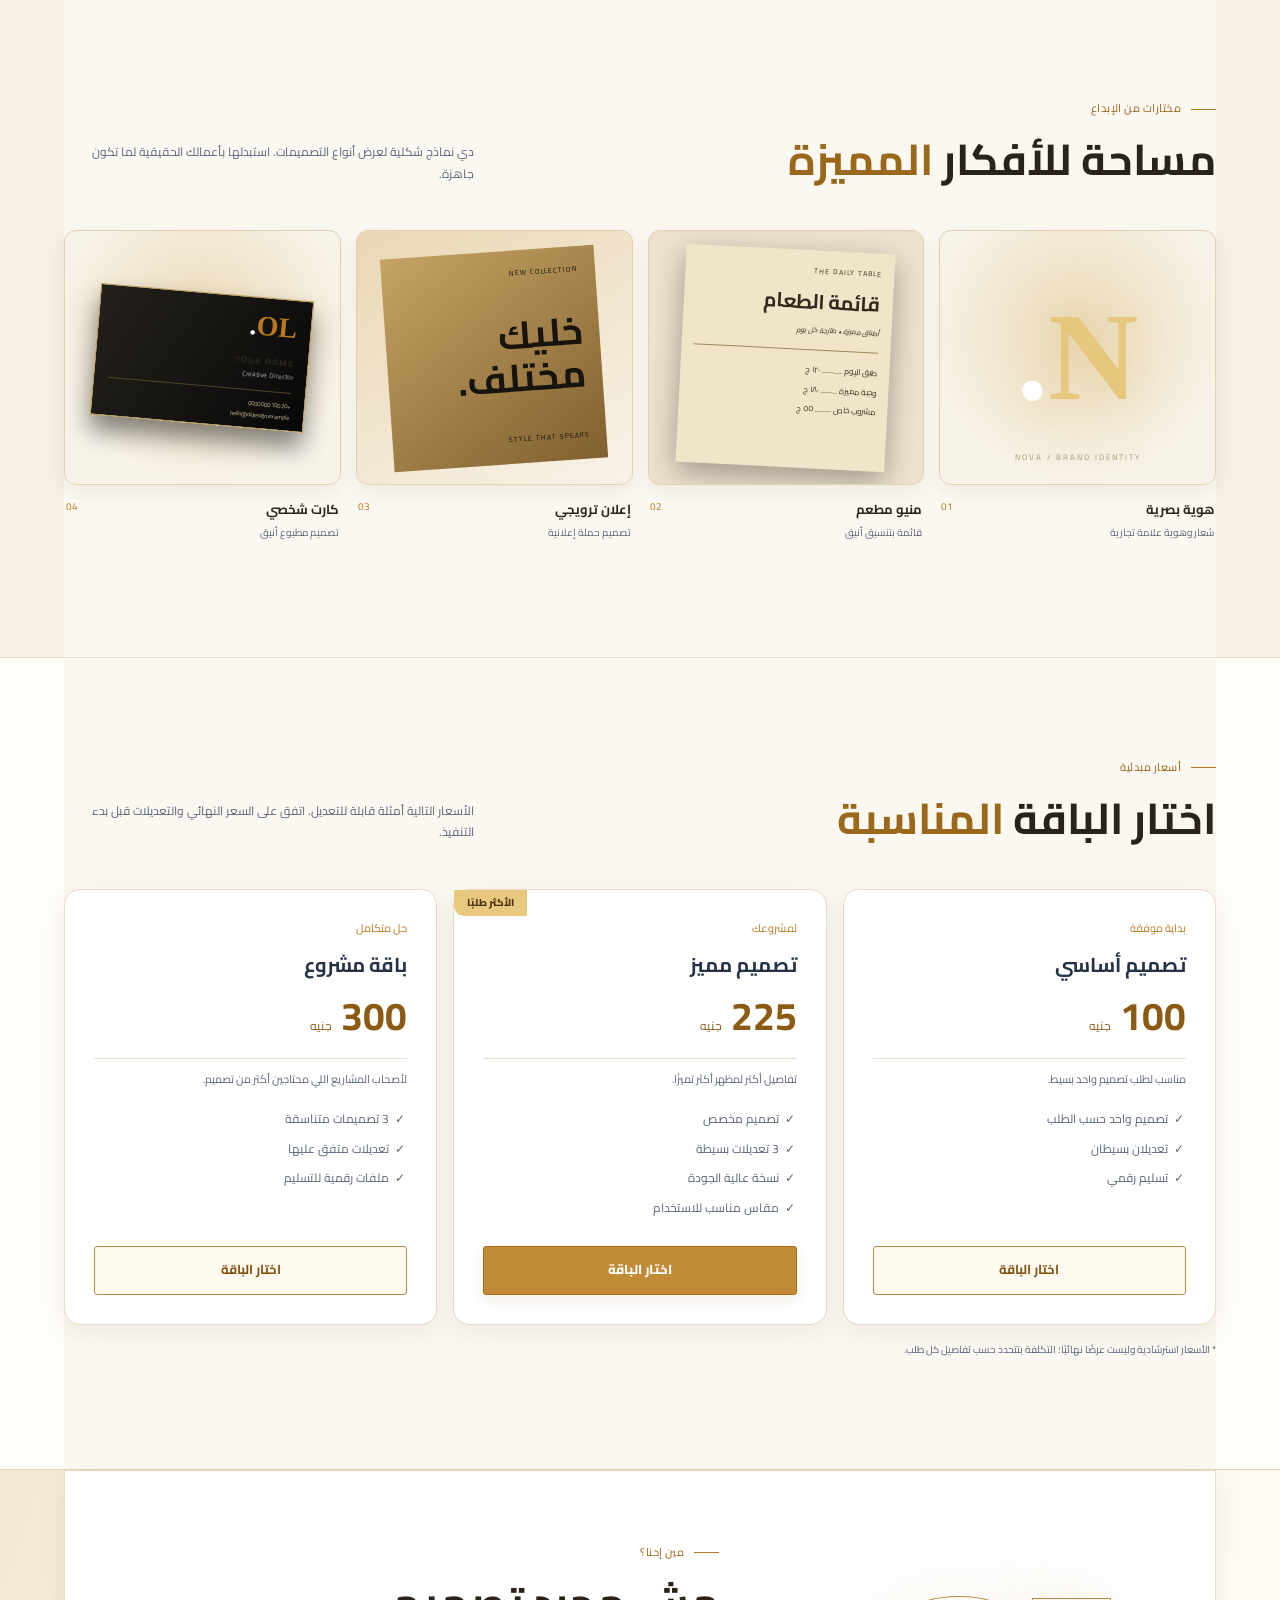
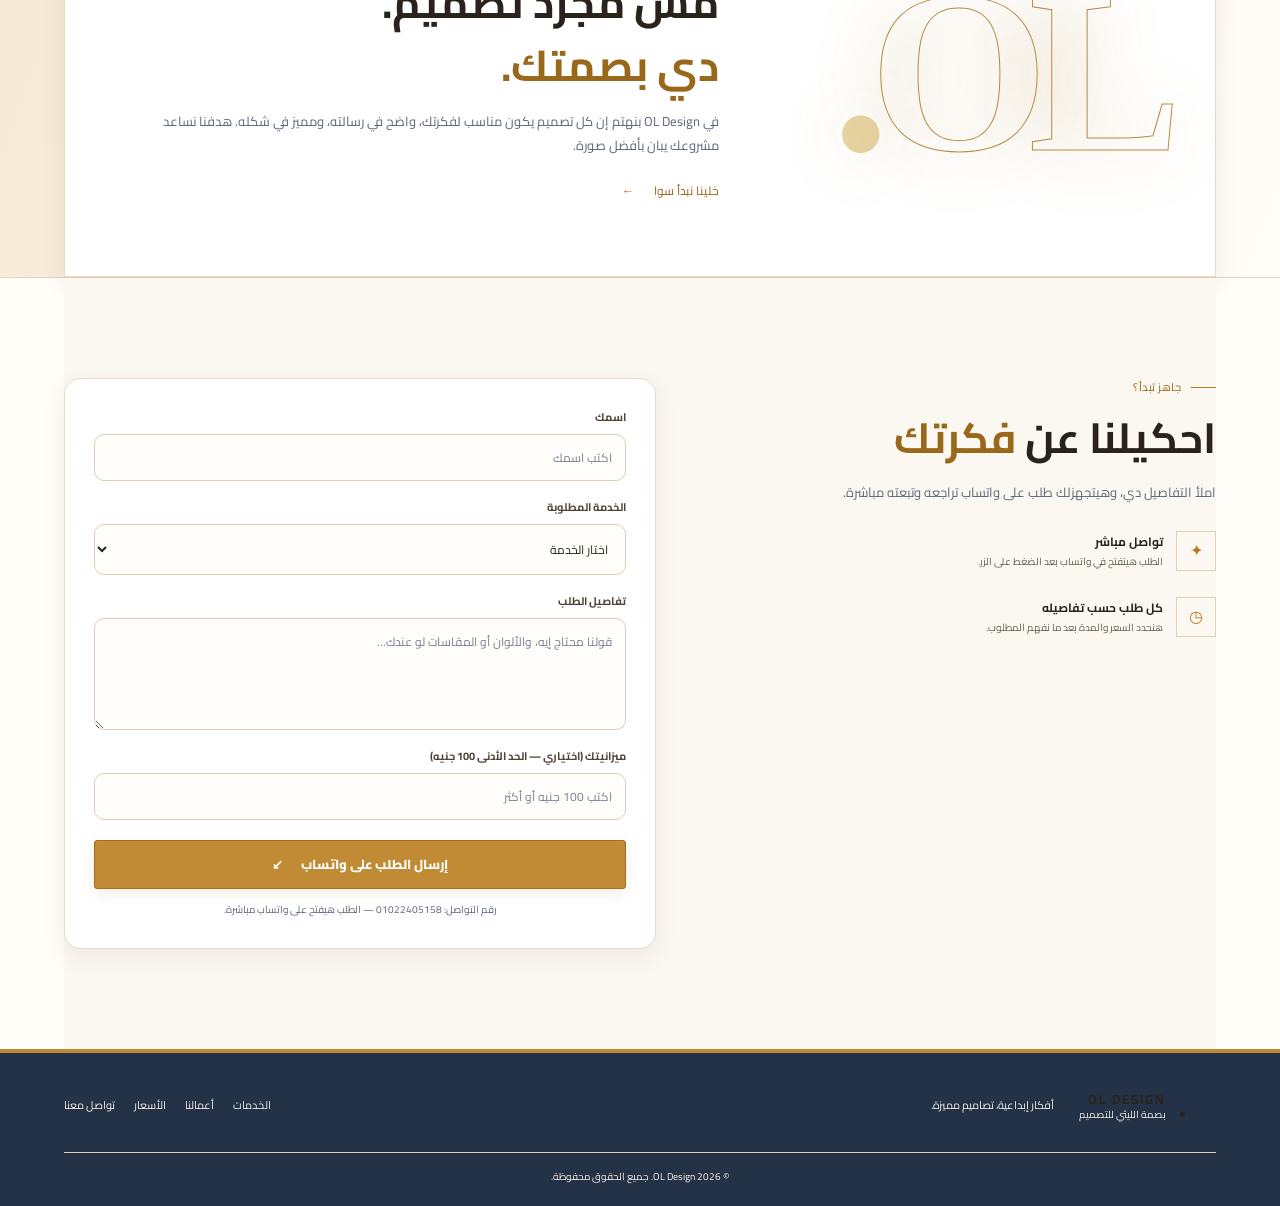
<file: OL_Design_%D8%A3%D9%84%D9%88%D8%A7%D9%86_%D8%A3%D9%88%D8%B6%D8%AD_%D9%88%D9%83%D8%AA%D8%A7%D8%A8%D8%A9_%D9%85%D9%85%D9%8A%D8%B2%D8%A9 (1).html>
<!doctype html>
<html lang="ar" dir="rtl">
<head>
  <meta charset="utf-8">
  <meta name="viewport" content="width=device-width, initial-scale=1">
  <meta name="theme-color" content="#f7f5ef">
  <meta name="description" content="OL Design — بصمة الليثي. تصميم شعارات، يفط محلات، منيوهات، إعلانات وكروت شخصية بهوية مميزة.">
  <title>OL Design | بصمة الليثي</title>
  <link rel="preconnect" href="https://fonts.googleapis.com">
  <link rel="preconnect" href="https://fonts.gstatic.com" crossorigin>
  <link href="https://fonts.googleapis.com/css2?family=Cairo:wght@400;500;600;700;800;900&display=swap" rel="stylesheet">
  <style>
*{box-sizing:border-box} :root{--bg:#09090a;--panel:#111112;--panel2:#171717;--gold:#d8b56d;--gold2:#f1d99b;--text:#f5f1e8;--muted:#a8a39a;--line:rgba(216,181,109,.2);--max:1160px}html{scroll-behavior:smooth;scroll-padding-top:90px}body{margin:0;background:var(--bg);color:var(--text);font-family:"Cairo",Tahoma,sans-serif;line-height:1.8}a{color:inherit;text-decoration:none}button,input,select,textarea{font:inherit}.topline{height:3px;background:linear-gradient(90deg,transparent,var(--gold),#f5e5b5,var(--gold),transparent)}.site-header{height:88px;display:flex;align-items:center;justify-content:space-between;padding:0 max(5vw,24px);border-bottom:1px solid rgba(255,255,255,.06);position:sticky;top:0;background:rgba(9,9,10,.92);backdrop-filter:blur(18px);z-index:20}.brand,.footer-brand{display:flex;align-items:center;gap:12px}.brand-mark{font-family:Georgia,serif;font-size:39px;line-height:1;color:var(--gold);font-weight:bold;letter-spacing:-5px}.brand-mark span,.footer-brand .brand-mark span{color:#fff}.brand-copy,.footer-brand>div{display:flex;flex-direction:column;line-height:1.35}.brand-copy strong,.footer-brand strong{font-size:13px;letter-spacing:2px}.brand-copy small,.footer-brand small{color:var(--muted);font-size:10px}.site-header nav{display:flex;align-items:center;gap:32px;font-size:13px;color:#d4d0c8}.site-header nav a:hover,.footer-links a:hover{color:var(--gold)}.nav-cta{border:1px solid var(--gold);color:var(--gold)!important;padding:9px 17px;border-radius:3px}.menu-toggle{display:none;background:none;border:1px solid var(--line);color:var(--gold);font-size:24px;padding:3px 12px}.section-wrap{width:min(var(--max),90%);margin-inline:auto}.hero{min-height:570px;display:grid;grid-template-columns:1fr 1fr;align-items:center;gap:60px;padding-block:65px 75px}.eyebrow{font-size:11px;color:var(--gold);letter-spacing:.5px;display:flex;align-items:center;gap:10px}.eyebrow span{width:25px;height:1px;background:var(--gold);display:inline-block}.hero h1{font-size:clamp(42px,5.2vw,68px);line-height:1.3;margin:20px 0;font-weight:800;letter-spacing:-1.5px}.hero h1 em,.section-heading h2 em,.about-inner h2 em,.contact-copy h2 em{font-style:normal;color:var(--gold)}.hero-text{color:var(--muted);font-size:15px;max-width:490px;line-height:2.1}.hero-actions{display:flex;gap:12px;margin-top:29px;flex-wrap:wrap}.btn{display:inline-flex;align-items:center;justify-content:center;gap:18px;min-height:49px;padding:10px 22px;border:1px solid transparent;border-radius:3px;font-weight:700;font-size:13px;cursor:pointer;transition:.2s}.btn:hover{transform:translateY(-2px)}.btn-gold{background:linear-gradient(120deg,#c9a45a,#efd79a);color:#17130b}.btn-quiet{border-color:#393733;color:#f0ece4}.btn-quiet:hover,.btn-outline:hover{border-color:var(--gold);color:var(--gold)}.hero-proof{display:flex;align-items:center;gap:13px;margin-top:42px}.proof-icon{width:38px;height:38px;display:grid;place-items:center;border:1px solid var(--line);color:var(--gold);border-radius:50%;font-size:20px}.hero-proof div:last-child{display:flex;flex-direction:column}.hero-proof strong{font-size:12px}.hero-proof small{color:var(--muted);font-size:10px}.hero-art{height:390px;position:relative;display:grid;place-items:center;isolation:isolate}.art-glow{position:absolute;width:280px;height:280px;border-radius:50%;background:#b88a2f;filter:blur(95px);opacity:.18;z-index:-1}.art-ring{position:absolute;border:1px solid rgba(216,181,109,.2);border-radius:50%;transform:rotate(-25deg)}.ring-one{width:380px;height:245px}.ring-two{width:320px;height:370px;transform:rotate(48deg)}.art-card{width:min(340px,80%);height:270px;background:linear-gradient(135deg,#191817,#080808 70%);border:1px solid rgba(216,181,109,.5);box-shadow:0 30px 70px #000;position:relative;padding:19px 22px;display:flex;flex-direction:column;justify-content:space-between;transform:rotate(-5deg)}.art-card:before{content:"";position:absolute;inset:7px;border:1px solid rgba(216,181,109,.14);pointer-events:none}.art-top,.art-bottom{display:flex;justify-content:space-between;color:#a99b7b;font-size:8px;letter-spacing:1.3px;position:relative}.art-monogram{font-family:Georgia,serif;font-size:112px;line-height:1;color:var(--gold);text-align:center;letter-spacing:-18px;text-shadow:0 0 35px #9d792c55}.art-monogram span{color:#f6e5b1}.art-bottom{align-items:end}.art-bottom strong{font-size:14px;letter-spacing:4px;color:#f1e8d4}.art-bottom span{font-size:7px}.floating-tag{position:absolute;background:#161513;border:1px solid var(--line);padding:9px 14px;color:#e8d5a3;font-size:10px;box-shadow:0 10px 35px #0008}.tag-one{top:50px;right:0}.tag-two{bottom:40px;left:0}.art-star{position:absolute;right:12%;bottom:40px;color:var(--gold);font-size:32px}.trust-strip{border-block:1px solid rgba(255,255,255,.07);display:grid;grid-template-columns:repeat(4,1fr);padding:23px max(5vw,24px);gap:15px;background:#0d0d0e}.trust-strip div{display:flex;justify-content:center;align-items:center;gap:13px}.trust-strip strong{font-family:Georgia,serif;color:var(--gold);font-size:20px}.trust-strip span{font-size:12px;color:#d0cbc1}.section{padding-block:100px}.section-heading{display:flex;align-items:end;justify-content:space-between;gap:35px;margin-bottom:39px}.section-heading h2,.about-inner h2,.contact-copy h2{font-size:clamp(30px,4vw,43px);line-height:1.45;margin:10px 0 0}.section-heading>p{max-width:410px;color:var(--muted);font-size:12px;margin:0 0 7px}.service-grid{display:grid;grid-template-columns:repeat(3,1fr);gap:14px}.service-card{min-height:230px;background:linear-gradient(145deg,#151515,#0f0f10);border:1px solid #292725;padding:25px;position:relative;transition:.25s}.service-card:hover{border-color:var(--gold);transform:translateY(-4px)}.service-icon{color:var(--gold);font-size:26px;margin-bottom:14px}.service-number{position:absolute;top:26px;left:25px;font-size:11px;color:#77736a}.service-card h3{font-size:17px;margin:0 0 8px}.service-card p{font-size:12px;color:var(--muted);margin:0 0 18px;max-width:290px}.service-card>a{font-size:11px;color:var(--gold)}.service-card>a b{margin-right:8px}.service-card-highlight{background:linear-gradient(145deg,#231d11,#11100e);border-color:#554422}.portfolio-section{background:#0d0d0e;border-block:1px solid #1d1c1a}.portfolio-grid{display:grid;grid-template-columns:repeat(4,1fr);gap:15px}.work{min-width:0}.work-visual{height:255px;display:grid;place-items:center;overflow:hidden;position:relative;border:1px solid #302b20;background:#161513}.work-logo .work-visual{background:radial-gradient(circle at 50% 40%,#3b3020,#101010 70%)}.mock-logo{font-family:Georgia,serif;font-size:125px;font-weight:bold;color:#e5c77d;text-shadow:0 10px 40px #d3a64a33}.mock-logo span{color:#fff}.mock-caption{position:absolute;bottom:19px;font-size:8px;letter-spacing:2px;color:#a99a75}.work-menu .work-visual{background:linear-gradient(135deg,#b8a57c,#756345)}.menu-sheet{width:76%;height:86%;background:#f0e5c8;color:#342b1c;padding:15px 12px;display:flex;flex-direction:column;gap:5px;box-shadow:0 10px 30px #0005;transform:rotate(3deg)}.menu-sheet small{font-size:7px;letter-spacing:1px}.menu-sheet b{font-size:20px}.menu-sheet i{font-size:7px}.menu-sheet hr{width:100%;border:0;border-top:1px solid #9d895d}.menu-sheet span{font-size:8px}.work-poster .work-visual{background:linear-gradient(150deg,#4d3525,#171312)}.poster{width:78%;height:84%;background:linear-gradient(145deg,#c5a365,#80602f);padding:17px;display:flex;flex-direction:column;justify-content:space-between;color:#17130d;transform:rotate(-4deg)}.poster small,.poster span{font-size:7px;letter-spacing:1px}.poster strong{font-size:38px;line-height:1.15}.work-card .work-visual{background:radial-gradient(circle,#29241b,#111)}.business-card{width:78%;height:52%;background:linear-gradient(120deg,#24211b,#080808);border:1px solid #b89a58;box-shadow:0 15px 25px #0007;padding:14px;display:flex;flex-direction:column;transform:rotate(5deg)}.business-card>strong{font-family:Georgia,serif;font-size:28px;line-height:1;color:var(--gold)}.business-card>strong span{color:white}.business-card b{font-size:9px;letter-spacing:1px;margin-top:13px}.business-card small{font-size:7px;color:#aaa}.business-card hr{width:100%;border:0;border-top:1px solid #51442c}.business-card>span{font-size:6px;color:#c5b990}.work-info{display:flex;justify-content:space-between;align-items:start;padding:13px 2px}.work-info h3{font-size:13px;margin:0}.work-info p{font-size:10px;color:var(--muted);margin:2px 0}.work-info>span{font-size:10px;color:var(--gold)}.pricing-grid{display:grid;grid-template-columns:repeat(3,1fr);gap:16px;align-items:stretch}.price-card{background:#111112;border:1px solid #2d2a24;padding:29px;position:relative;display:flex;flex-direction:column}.price-featured{border-color:var(--gold);background:linear-gradient(150deg,#211b10,#111112 60%)}.popular{position:absolute;top:0;left:0;background:var(--gold);color:#17130b;font-size:10px;font-weight:800;padding:4px 13px}.price-label{font-size:11px;color:var(--gold)}.price-card h3{font-size:20px;margin:8px 0}.price{display:flex;align-items:baseline;gap:9px;border-bottom:1px solid #2c2923;padding-bottom:16px}.price strong{font-size:39px;line-height:1.3;color:#f0d99e}.price span{font-size:12px;color:var(--muted)}.price-card>p{font-size:11px;color:var(--muted)}.price-card ul{padding:0 18px 0 0;margin:4px 0 23px;list-style:"✓  ";font-size:12px;color:#d5d0c7;flex:1}.price-card li{padding:4px 0}.btn-outline{border-color:#51462f;color:var(--gold)}.price-note{color:#817b70;font-size:10px;margin-top:16px}.about-section{background:linear-gradient(100deg,#14120e,#0d0d0e);border-block:1px solid #2b251a}.about-inner{padding-block:72px;display:grid;grid-template-columns:.8fr 1.2fr;gap:60px;align-items:center}.about-symbol{font-family:Georgia,serif;font-size:clamp(110px,20vw,230px);font-weight:bold;line-height:1;color:transparent;-webkit-text-stroke:1px #bfa15f;text-align:center;letter-spacing:-20px;text-shadow:0 0 70px #b78c3430}.about-symbol span{color:#e6d3a1;-webkit-text-stroke:0}.about-inner p{color:var(--muted);font-size:13px;max-width:590px}.text-link{display:inline-flex;gap:20px;align-items:center;color:var(--gold);font-size:12px;margin-top:10px}.contact-section{display:grid;grid-template-columns:.9fr 1.1fr;gap:75px}.contact-copy h2{font-size:42px}.contact-copy>p{color:var(--muted);font-size:13px;max-width:390px}.contact-detail{display:flex;gap:13px;align-items:center;margin-top:26px}.contact-detail>span{width:40px;height:40px;display:grid;place-items:center;border:1px solid var(--line);color:var(--gold)}.contact-detail div{display:flex;flex-direction:column}.contact-detail strong{font-size:12px}.contact-detail small{font-size:10px;color:var(--muted)}.order-form{background:#121212;border:1px solid #302b22;padding:29px;display:flex;flex-direction:column}.order-form label{font-size:11px;color:#e0d8c6;margin-bottom:6px}.order-form input,.order-form select,.order-form textarea{background:#0a0a0a;border:1px solid #35322c;color:#f4eee2;padding:12px 13px;border-radius:2px;margin-bottom:17px;outline:none;width:100%;font-size:12px}.order-form input:focus,.order-form select:focus,.order-form textarea:focus{border-color:var(--gold)}.order-form textarea{resize:vertical}.order-form select{color-scheme:dark}.submit-btn{width:100%;margin-top:3px}.form-note{font-size:10px;color:#938b7c;text-align:center;margin:12px 0 0}.form-note code{color:var(--gold)}.site-footer{padding:32px max(5vw,24px) 20px;border-top:1px solid #29251e;display:flex;align-items:center;gap:25px;flex-wrap:wrap}.footer-brand .brand-mark{font-size:31px}.site-footer>p{font-size:11px;color:var(--muted);margin-left:auto}.footer-links{display:flex;gap:19px;font-size:11px;color:#c8c0b2}.copyright{width:100%;border-top:1px solid #222;padding-top:15px;color:#777166;font-size:10px;text-align:center}.floating-whatsapp{position:fixed;bottom:20px;left:20px;z-index:15;background:#d8b56d;color:#17130b;padding:10px 16px;border-radius:50px;font-weight:800;font-size:12px;box-shadow:0 8px 28px #0008;display:flex;align-items:center;gap:8px}.floating-whatsapp span{font-size:17px}
@media(max-width:900px){.site-header nav{gap:16px}.hero{gap:20px}.hero-art{height:340px}.portfolio-grid{grid-template-columns:repeat(2,1fr)}.work-visual{height:280px}.contact-section{gap:35px}.section{padding-block:75px}}
@media(max-width:680px){.site-header{height:74px;padding-inline:5%}.menu-toggle{display:block}.site-header nav{display:none;position:absolute;top:73px;right:0;left:0;background:#101011;border-bottom:1px solid var(--line);padding:18px 6%;flex-direction:column;align-items:stretch;gap:8px}.site-header nav.open{display:flex}.site-header nav a{padding:8px 0}.nav-cta{text-align:center!important;padding:8px!important}.hero{grid-template-columns:1fr;padding-block:52px 48px;gap:20px}.hero h1{font-size:48px}.hero-art{height:320px;order:2}.art-card{height:235px}.art-monogram{font-size:95px}.ring-one{width:310px}.ring-two{height:300px}.tag-one{right:1%}.tag-two{left:0}.trust-strip{grid-template-columns:repeat(2,1fr);padding:20px 5%}.trust-strip div{justify-content:flex-start}.section{padding-block:65px}.section-heading{align-items:start;flex-direction:column;gap:12px;margin-bottom:27px}.section-heading h2,.about-inner h2{font-size:32px}.service-grid{grid-template-columns:1fr 1fr;gap:9px}.service-card{padding:18px 15px;min-height:225px}.service-card h3{font-size:14px}.service-card p{font-size:11px}.service-number{top:18px;left:15px}.portfolio-grid{gap:10px}.work-visual{height:215px}.mock-logo{font-size:95px}.poster strong{font-size:29px}.menu-sheet{padding:10px 8px}.menu-sheet b{font-size:16px}.pricing-grid{grid-template-columns:1fr;gap:13px}.price-card{padding:24px}.about-inner{grid-template-columns:1fr;gap:15px;padding-block:48px}.about-symbol{font-size:130px;letter-spacing:-13px}.contact-section{grid-template-columns:1fr;gap:30px}.contact-copy h2{font-size:36px}.order-form{padding:21px}.site-footer{gap:15px}.site-footer>p{width:100%;margin:0}.footer-links{flex-wrap:wrap;gap:12px}.floating-whatsapp{bottom:13px;left:13px}.hero-proof{margin-top:30px}}
@media(max-width:390px){.service-grid{grid-template-columns:1fr}.service-card{min-height:auto}.work-visual{height:185px}.hero h1{font-size:41px}}


/* Light theme */
:root{--bg:#f7f5ef;--panel:#ffffff;--panel2:#f0ede4;--gold:#9b7024;--gold2:#6e4b0c;--text:#25231f;--muted:#706b61;--line:rgba(155,112,36,.25)}
body{background:var(--bg);color:var(--text)}
.site-header{background:rgba(255,255,255,.94);border-bottom-color:rgba(30,25,15,.1)}
.brand-mark span,.footer-brand .brand-mark span{color:#25231f}
.site-header nav{color:#454139}
.hero,.section,.about-section{color:var(--text)}
.panel,.service-card,.price-card,.order-form,.portfolio-card{box-shadow:0 10px 30px rgba(48,39,20,.06)}
input,select,textarea{background:#fff;color:#25231f;border:1px solid #ddd5c5}
.site-footer{background:#eee9dd;color:#25231f}
.floating-whatsapp{box-shadow:0 8px 25px rgba(0,0,0,.12)}
.chat-widget{position:fixed;left:20px;bottom:20px;z-index:50;font-family:"Cairo",Tahoma,sans-serif}
.chat-toggle{border:0;border-radius:999px;padding:13px 18px;background:#9b7024;color:white;font-weight:800;box-shadow:0 8px 24px #0002;cursor:pointer}
.chat-panel{width:min(350px,calc(100vw - 32px));height:430px;max-height:70vh;background:#fff;border:1px solid #e4dccb;border-radius:16px;box-shadow:0 15px 45px #0002;display:flex;flex-direction:column;overflow:hidden;margin-bottom:10px}
.chat-panel[hidden]{display:none}
.chat-head{display:flex;justify-content:space-between;align-items:center;padding:13px 15px;background:#f0e8d8;color:#352b19}
.chat-head button{background:transparent;border:0;font-size:25px;cursor:pointer;color:inherit}
.chat-messages{padding:13px;display:flex;flex-direction:column;gap:10px;overflow-y:auto;flex:1;background:#fffdf9}
.bot-message,.user-message{padding:10px 12px;border-radius:12px;max-width:90%;font-size:13px;line-height:1.7;white-space:pre-wrap}
.bot-message{background:#f0ede5;align-self:flex-start;color:#28251f}
.user-message{background:#9b7024;color:#fff;align-self:flex-end}
.chat-form{display:flex;gap:7px;padding:10px;border-top:1px solid #eee6d8}
.chat-form input{min-width:0;flex:1;border-radius:8px;padding:8px}
.chat-form button{border:0;border-radius:8px;background:#9b7024;color:#fff;padding:8px 12px;cursor:pointer}
.chat-note{font-size:10px;color:#777;padding:0 10px 9px}
@media(max-width:600px){.chat-widget{left:12px;bottom:12px}.chat-panel{height:400px}}

  /* Complete light palette override */
:root{--bg:#fbf8f1;--panel:#fff;--panel2:#f3ead9;--gold:#b48635;--gold2:#8d6423;--text:#29251e;--muted:#746b5c;--line:rgba(180,134,53,.24)}
html,body{background:#fbf8f1!important;color:#29251e!important}
.site-header{background:rgba(255,252,246,.97)!important;border-bottom:1px solid #e8ddca!important}
.site-header nav{color:#514638!important}.nav-cta{background:#f5ead5!important;color:#79551d!important;border-color:#c9a15c!important}
.menu-toggle{background:#fffaf1!important;color:#8d6423!important;border-color:#dfcba9!important}
.hero,.section,.contact-section{background:#fbf8f1!important;color:#29251e!important}
.hero-text,.section-heading>p,.service-card p,.price-card>p,.about-inner p,.contact-copy>p,.hero-proof small,.brand-copy small,.price span,.price-note,.contact-detail small{color:#746b5c!important}
.hero h1,.section-heading h2,.about-inner h2,.contact-copy h2,.service-card h3,.price-card h3,.contact-detail strong{color:#29251e!important}
.trust-strip{background:#f1e8d8!important;border-color:#e5d7bf!important}.trust-strip span{color:#514638!important}
.service-card,.price-card,.order-form{background:#fffdf9!important;border:1px solid #e7dcc8!important;box-shadow:0 8px 24px rgba(77,54,20,.06)!important}
.service-card-highlight,.price-featured{background:#f7efdf!important;border-color:#d9bc83!important}
.portfolio-section{background:#f5efe4!important;border-color:#e5d7bf!important}
.work-visual{border-color:#e0d0b4!important;background:#eee2ce!important}
.work-logo .work-visual,.work-card .work-visual{background:radial-gradient(circle at 50% 40%,#ead9b5,#f8f3e9 75%)!important}
.work-poster .work-visual{background:linear-gradient(150deg,#ead8b5,#f8f2e7)!important}
.art-card{background:linear-gradient(135deg,#fffdf8,#f0e4cf 70%)!important;box-shadow:0 18px 45px rgba(77,54,20,.12)!important;border-color:#c7a76b!important}
.art-card:before{border-color:#dfcda8!important}.art-top,.art-bottom{color:#806438!important}.art-bottom strong{color:#4c3920!important}.art-monogram{color:#b48635!important}.art-monogram span{color:#75551f!important}
.floating-tag{background:#fffaf1!important;color:#79551d!important;box-shadow:0 8px 24px rgba(77,54,20,.1)!important}
.about-section{background:linear-gradient(100deg,#f3ead9,#fffaf2)!important;border-color:#e5d7bf!important}
.order-form label{color:#514638!important}.order-form input,.order-form select,.order-form textarea,input,select,textarea{background:#fff!important;color:#29251e!important;border-color:#dfd2bc!important}
.order-form select{color-scheme:light!important}.btn-quiet{border-color:#d9c9ae!important;color:#59472d!important}.btn-outline{border-color:#c9ad78!important;color:#8d6423!important}
.site-footer{background:#f0e7d7!important;color:#29251e!important;border-color:#e0d2ba!important}.footer-links{color:#514638!important}.copyright{border-color:#dfd2bc!important;color:#786e5e!important}
.floating-whatsapp{background:#dfbd75!important;color:#2e2414!important;box-shadow:0 8px 22px rgba(77,54,20,.14)!important}


/* Improved readable light palette */
:root{--bg:#fffaf2;--panel:#ffffff;--panel2:#f6eddf;--gold:#9a681b;--gold2:#754b10;--text:#29231b;--muted:#665d50;--line:#e4d2b3}
body,html{background:#fffaf2!important;color:#29231b!important}
.site-header{background:rgba(255,253,248,.97)!important;box-shadow:0 4px 18px rgba(72,51,21,.06)!important;border-bottom:1px solid #eadcc6!important}
.brand-copy strong,.footer-brand strong{color:#29231b!important}.brand-mark{color:#a87320!important}.brand-mark span,.footer-brand .brand-mark span{color:#29231b!important}
.site-header nav{color:#453a2c!important}.site-header nav a{padding:9px 12px;border-radius:10px;transition:background .2s,color .2s}.site-header nav a:hover{background:#f3e6d0!important;color:#754b10!important}.site-header nav .nav-cta{background:#f0dfc2!important;border:1px solid #d5b47b!important;color:#68450f!important}
.menu-toggle{background:#fff!important;color:#805516!important;border:1px solid #ddc59e!important;border-radius:10px}
.hero h1,.section-heading h2,.about-inner h2,.contact-copy h2{color:#29231b!important}.hero h1 em,.section-heading h2 em,.about-inner h2 em,.contact-copy h2 em,.eyebrow{color:#9a681b!important}.hero-text,.section-heading>p,.service-card p,.price-card>p,.about-inner p,.contact-copy>p,.hero-proof small,.brand-copy small,.price span,.price-note,.contact-detail small{color:#665d50!important}
.btn-gold{background:linear-gradient(135deg,#e6c98f,#f4e4c3)!important;color:#4b3210!important;border:1px solid #d7b875!important;box-shadow:0 5px 14px rgba(120,80,18,.1)}.btn-quiet{background:#fff!important;border:1px solid #d9c7a7!important;color:#59472f!important}.btn-outline{background:#fff!important;border:1px solid #d6bd91!important;color:#805516!important}
.trust-strip{background:#f3e8d5!important;border-block:1px solid #e4d3b6!important}.trust-strip span{color:#514333!important}.trust-strip strong{color:#98651b!important}
.service-card,.price-card,.order-form{background:#fff!important;border:1px solid #e8dcc9!important;border-radius:16px!important;box-shadow:0 8px 25px rgba(70,49,18,.07)!important}.service-card:hover,.price-card:hover{box-shadow:0 14px 32px rgba(70,49,18,.12)!important}.service-card-highlight,.price-featured{background:linear-gradient(145deg,#fff5e2,#fff)!important;border:1px solid #d9b878!important}.price-featured{position:relative}.price strong{color:#8c5d17!important}.price{border-bottom-color:#eadfce!important}.price-card ul{color:#4e4539!important}.popular{background:#e8c77f!important;color:#4a310e!important;border-radius:0 0 0 10px}
.portfolio-section{background:#f7efe3!important;border-color:#e8dcc8!important}.work-info h3{color:#30271c!important}.work-info p{color:#6c6254!important}.work-visual{border-radius:12px!important;box-shadow:0 6px 18px rgba(70,49,18,.07)}
.art-card{border-radius:12px!important}.floating-tag{background:#fff!important;color:#765018!important;border:1px solid #e4d2b3!important;border-radius:10px!important}.about-section{background:linear-gradient(110deg,#f5e9d4,#fffdf8)!important;border-color:#e5d4b6!important}.about-symbol{ -webkit-text-stroke-color:#b58a43!important }
.order-form label{color:#514333!important;font-weight:700}.order-form input,.order-form select,.order-form textarea{background:#fffdf9!important;color:#29231b!important;border:1px solid #ddcdb3!important;border-radius:10px!important}.order-form input:focus,.order-form select:focus,.order-form textarea:focus{border-color:#b48635!important;box-shadow:0 0 0 3px rgba(180,134,53,.13)!important}.form-note{color:#665d50!important}
.site-footer{background:#f2e8d8!important;border-color:#e3d2b5!important}.footer-links{color:#514333!important}.copyright{color:#6d6253!important;border-color:#dfcfb5!important}
.floating-whatsapp{background:#287d48!important;color:#fff!important;box-shadow:0 8px 22px rgba(40,125,72,.22)!important;border-radius:999px!important}.chat-toggle,.chat-form button{background:#287d48!important;color:#fff!important}.chat-head{background:#f2e8d8!important;color:#30271c!important}.chat-panel{border-color:#dfcfb5!important}.bot-message{background:#f4eee4!important;color:#30271c!important}.user-message{background:#287d48!important;color:#fff!important}
@media(max-width:680px){.site-header nav{background:#fffdf8!important;border-bottom:1px solid #e4d2b3!important;box-shadow:0 12px 24px rgba(72,51,21,.08)!important}.site-header nav a{color:#453a2c!important}.service-card,.price-card{border-radius:13px!important}}

</style>

<style id="ol-clear-color-refresh">
:root{--bg:#fffdf8;--bg-soft:#f7f1e7;--surface:#ffffff;--text:#242b36;--muted:#596579;--gold:#b7791f;--gold-light:#f4d9a1;--border:#e7d9c3;--ink:#243247;}
html{background:#fffdf8;color:#242b36;scroll-behavior:smooth}
body{background:#fffdf8!important;color:#242b36!important}
.site-header,header{background:rgba(255,253,248,.97)!important;border-bottom:1px solid #e7d9c3!important;color:#243247!important}
nav a,.site-header nav a,header nav a{color:#243247!important;font-weight:700}
nav a:hover,nav a:focus,.site-header nav a:hover,header nav a:hover{color:#9a6114!important;background:#fff1d6!important}
.hero,.section,.section-wrap,.services-section,.prices-section,.contact-section,.about-section{color:#242b36}
.hero h1,h1,h2,h3,.section-title,.price-card h3,.service-card h3{color:#243247!important}
p,.hero-text,.section p,.about-inner p,.contact-copy p,.price-card p,.service-card p,li{color:#596579!important}
.eyebrow,.text-link{color:#986018!important}
.price-card,.service-card,.portfolio-card,.contact-form,form,.about-inner{background:#fff!important;border:1px solid #e7d9c3!important;box-shadow:0 8px 24px rgba(64,48,24,.07)!important}
.price strong,.price span,.price-card .price{color:#8b5a13!important}
.btn-gold,.submit-btn,.nav-cta{background:#c18a35!important;color:#fff!important;border:1px solid #a66c19!important;font-weight:800!important}
.btn-gold:hover,.submit-btn:hover,.nav-cta:hover{background:#9a6114!important;color:#fff!important}
.btn-outline{color:#81520f!important;border-color:#bd8a43!important;background:#fffaf0!important}
input,textarea,select{background:#fff!important;color:#243247!important;border:1px solid #cbb99c!important}
input::placeholder,textarea::placeholder{color:#778195!important;opacity:1}
label{color:#243247!important;font-weight:700!important}
.site-footer,footer{background:#243247!important;color:#fff!important;border-top:4px solid #c18a35!important}
.site-footer p,.site-footer small,.site-footer a,footer p,footer small,footer a{color:#f8f1e6!important}
.brand-copy strong,.brand-mark{color:#243247!important}
.brand-copy small{color:#687386!important}
.floating-whatsapp{background:#16865b!important;color:#fff!important}
.chat-toggle,.chat-head,.chat-form button{background:#243247!important;color:#fff!important}
.chat-panel{background:#fff!important;color:#243247!important;border:1px solid #d9c7aa!important;box-shadow:0 12px 32px rgba(36,50,71,.18)!important}
.bot-message{background:#f4eee3!important;color:#243247!important}
.user-message{background:#243247!important;color:#fff!important}
.menu-toggle{background:#fff1d6!important;color:#243247!important;border:1px solid #d9bd8b!important}
@media(max-width:800px){nav#mainNav{background:#fffdf8!important;border:1px solid #e7d9c3!important;box-shadow:0 12px 25px rgba(36,50,71,.12)!important}nav#mainNav a{color:#243247!important}}
</style>

</head>
<body>
  <div class="topline"></div>
  <header class="site-header">
    <a class="brand" href="#home" aria-label="OL Design الصفحة الرئيسية">
      <span class="brand-mark">OL<span>.</span></span>
      <span class="brand-copy"><strong>OL DESIGN</strong><small>بصمة الليثي للتصميم</small></span>
    </a>
    <button class="menu-toggle" id="menuToggle" aria-label="فتح القائمة" aria-expanded="false">☰</button>
    <nav id="mainNav">
      <a href="#services">خدماتنا</a>
      <a href="#portfolio">أعمالنا</a>
      <a href="#prices">الأسعار</a>
      <a href="#about">عنّا</a>
      <a class="nav-cta" href="#contact">اطلب تصميمك</a>
    </nav>
  </header>

  <main>
    <section class="hero section-wrap" id="home">
      <div class="hero-copy">
        <div class="eyebrow"><span></span> استوديو تصميم إبداعي</div>
        <h1>خلّي مشروعك<br><em>له بصمة</em> مختلفة.</h1>
        <p class="hero-text">من أول فكرة لحد الشكل النهائي، بنصمملك هوية تلفت الانتباه وتخلّي علامتك التجارية تتشاف وتتفتكر.</p>
        <div class="hero-actions">
          <a class="btn btn-gold" href="#contact">ابدأ مشروعك <span>↙</span></a>
          <a class="btn btn-quiet" href="#portfolio">شوف أعمالنا <span>←</span></a>
        </div>
        <div class="hero-proof">
          <div class="proof-icon">✦</div>
          <div><strong>تصميم معمول مخصوص ليك</strong><small>أفكار مميزة · تنفيذ باهتمام بالتفاصيل</small></div>
        </div>
      </div>
      <div class="hero-art" aria-label="عرض تجريدي لهوية OL Design">
        <div class="art-glow"></div>
        <div class="art-ring ring-one"></div><div class="art-ring ring-two"></div>
        <div class="art-card">
          <div class="art-top"><span>CREATIVE STUDIO</span><span>EST. 2026</span></div>
          <div class="art-monogram">O<span>L</span></div>
          <div class="art-bottom"><strong>OL DESIGN</strong><span>MAKE YOUR MARK.</span></div>
        </div>
        <div class="floating-tag tag-one">✦ هوية بصرية</div>
        <div class="floating-tag tag-two">تصميم • إبداع • تميّز</div>
        <div class="art-star">✳</div>
      </div>
    </section>

    <section class="trust-strip">
      <div><strong>01</strong><span>فكرة مختلفة</span></div>
      <div><strong>02</strong><span>تفاصيل مدروسة</span></div>
      <div><strong>03</strong><span>تصميم يناسبك</span></div>
      <div><strong>04</strong><span>تواصل مباشر</span></div>
    </section>

    <section class="section-wrap section" id="services">
      <div class="section-heading">
        <div><div class="eyebrow"><span></span> بنقدّم إيه؟</div><h2>كل اللي مشروعك <em>محتاجه</em></h2></div>
        <p>خدمات تصميم تساعدك تظهر بشكل احترافي، سواء لسه بتبدأ أو عايز تطوّر شكل مشروعك.</p>
      </div>
      <div class="service-grid">
        <article class="service-card"><div class="service-icon">✳</div><span class="service-number">01</span><h3>الشعارات واللوجوهات</h3><p>شعار يعبر عن شخصية مشروعك ويخلي الناس تفتكره.</p><a href="#contact">اطلب الخدمة <b>↙</b></a></article>
        <article class="service-card"><div class="service-icon">▤</div><span class="service-number">02</span><h3>يفط المحلات</h3><p>تصميم واضح وجذاب لواجهة محلك، مناسب لطبيعة نشاطك.</p><a href="#contact">اطلب الخدمة <b>↙</b></a></article>
        <article class="service-card"><div class="service-icon">☷</div><span class="service-number">03</span><h3>منيوهات المطاعم</h3><p>منيو مرتب وشهي بصريًا يعرض الأصناف والأسعار بسهولة.</p><a href="#contact">اطلب الخدمة <b>↙</b></a></article>
        <article class="service-card"><div class="service-icon">▧</div><span class="service-number">04</span><h3>الإعلانات والسوشيال</h3><p>تصميمات إعلانية لمنشوراتك وعروضك وحملاتك التسويقية.</p><a href="#contact">اطلب الخدمة <b>↙</b></a></article>
        <article class="service-card"><div class="service-icon">▱</div><span class="service-number">05</span><h3>الكروت الشخصية</h3><p>كارت أنيق يقدّم بياناتك بشكل احترافي ومنظم.</p><a href="#contact">اطلب الخدمة <b>↙</b></a></article>
        <article class="service-card service-card-highlight"><div class="service-icon">✦</div><span class="service-number">06</span><h3>تصميم حسب الطلب</h3><p>عندك فكرة مختلفة؟ ابعتهالنا ونشوف أنسب طريقة لتنفيذها.</p><a href="#contact">احكيلنا فكرتك <b>↙</b></a></article>
      </div>
    </section>

    <section class="portfolio-section" id="portfolio">
      <div class="section-wrap section">
        <div class="section-heading">
          <div><div class="eyebrow"><span></span> مختارات من الإبداع</div><h2>مساحة للأفكار <em>المميزة</em></h2></div>
          <p>دي نماذج شكلية لعرض أنواع التصميمات. استبدلها بأعمالك الحقيقية لما تكون جاهزة.</p>
        </div>
        <div class="portfolio-grid">
          <article class="work work-logo"><div class="work-visual"><div class="mock-logo">N<span>.</span></div><span class="mock-caption">NOVA / BRAND IDENTITY</span></div><div class="work-info"><div><h3>هوية بصرية</h3><p>شعار وهوية علامة تجارية</p></div><span>01</span></div></article>
          <article class="work work-menu"><div class="work-visual"><div class="menu-sheet"><small>THE DAILY TABLE</small><b>قائمة الطعام</b><i>أطباق مميزة • طازجة كل يوم</i><hr><span>طبق اليوم .......... ١٢٠ ج</span><span>وجبة مميزة ........ ١٨٠ ج</span><span>مشروب خاص ........ ٥٥ ج</span></div></div><div class="work-info"><div><h3>منيو مطعم</h3><p>قائمة بتنسيق أنيق</p></div><span>02</span></div></article>
          <article class="work work-poster"><div class="work-visual"><div class="poster"><small>NEW COLLECTION</small><strong>خليك<br>مختلف.</strong><span>STYLE THAT SPEAKS</span></div></div><div class="work-info"><div><h3>إعلان ترويجي</h3><p>تصميم حملة إعلانية</p></div><span>03</span></div></article>
          <article class="work work-card"><div class="work-visual"><div class="business-card"><strong>OL<span>.</span></strong><b>YOUR NAME</b><small>Creative Director</small><hr><span>+20 100 000 0000</span><span>hello@oldesign.example</span></div></div><div class="work-info"><div><h3>كارت شخصي</h3><p>تصميم مطبوع أنيق</p></div><span>04</span></div></article>
        </div>
      </div>
    </section>

    <section class="section-wrap section" id="prices">
      <div class="section-heading">
        <div><div class="eyebrow"><span></span> أسعار مبدئية</div><h2>اختار الباقة <em>المناسبة</em></h2></div>
        <p>الأسعار التالية أمثلة قابلة للتعديل. اتفق على السعر النهائي والتعديلات قبل بدء التنفيذ.</p>
      </div>
      <div class="pricing-grid">
        <article class="price-card"><span class="price-label">بداية موفقة</span><h3>تصميم أساسي</h3><div class="price"><strong>100</strong><span>جنيه</span></div><p>مناسب لطلب تصميم واحد بسيط.</p><ul><li>تصميم واحد حسب الطلب</li><li>تعديلان بسيطان</li><li>تسليم رقمي</li></ul><a class="btn btn-outline" href="#contact" data-service="تصميم أساسي">اختار الباقة</a></article>
        <article class="price-card price-featured"><span class="popular">الأكثر طلبًا</span><span class="price-label">لمشروعك</span><h3>تصميم مميز</h3><div class="price"><strong>225</strong><span>جنيه</span></div><p>تفاصيل أكتر لمظهر أكثر تميزًا.</p><ul><li>تصميم مخصص</li><li>3 تعديلات بسيطة</li><li>نسخة عالية الجودة</li><li>مقاس مناسب للاستخدام</li></ul><a class="btn btn-gold" href="#contact" data-service="تصميم مميز">اختار الباقة</a></article>
        <article class="price-card"><span class="price-label">حل متكامل</span><h3>باقة مشروع</h3><div class="price"><strong>300</strong><span>جنيه</span></div><p>لأصحاب المشاريع اللي محتاجين أكتر من تصميم.</p><ul><li>3 تصميمات متناسقة</li><li>تعديلات متفق عليها</li><li>ملفات رقمية للتسليم</li></ul><a class="btn btn-outline" href="#contact" data-service="باقة مشروع">اختار الباقة</a></article>
      </div>
      <p class="price-note">* الأسعار استرشادية وليست عرضًا نهائيًا؛ التكلفة بتتحدد حسب تفاصيل كل طلب.</p>
    </section>

    <section class="about-section" id="about">
      <div class="section-wrap about-inner">
        <div class="about-symbol">OL<span>.</span></div>
        <div><div class="eyebrow"><span></span> مين إحنا؟</div><h2>مش مجرد تصميم.<br><em>دي بصمتك.</em></h2><p>في OL Design بنهتم إن كل تصميم يكون مناسب لفكرتك، واضح في رسالته، ومميز في شكله. هدفنا نساعد مشروعك يبان بأفضل صورة.</p><a class="text-link" href="#contact">خلينا نبدأ سوا <span>←</span></a></div>
      </div>
    </section>

    <section class="section-wrap section contact-section" id="contact">
      <div class="contact-copy"><div class="eyebrow"><span></span> جاهز تبدأ؟</div><h2>احكيلنا عن <em>فكرتك</em></h2><p>املأ التفاصيل دي، وهيتجهزلك طلب على واتساب تراجعه وتبعته مباشرة.</p>
        <div class="contact-detail"><span>✦</span><div><strong>تواصل مباشر</strong><small>الطلب هيتفتح في واتساب بعد الضغط على الزر.</small></div></div>
        <div class="contact-detail"><span>◷</span><div><strong>كل طلب حسب تفاصيله</strong><small>هنحدد السعر والمدة بعد ما نفهم المطلوب.</small></div></div>
      </div>
      <form id="orderForm" class="order-form">
        <label for="customerName">اسمك</label><input id="customerName" name="name" placeholder="اكتب اسمك" required>
        <label for="service">الخدمة المطلوبة</label><select id="service" name="service" required><option value="">اختار الخدمة</option><option>شعار أو لوجو</option><option>يافطة محل</option><option>منيو مطعم</option><option>إعلان أو تصميم سوشيال ميديا</option><option>كارت شخصي</option><option>تصميم أساسي</option><option>تصميم مميز</option><option>باقة مشروع</option><option>خدمة أخرى</option></select>
        <label for="details">تفاصيل الطلب</label><textarea id="details" name="details" rows="4" placeholder="قولنا محتاج إيه، والألوان أو المقاسات لو عندك..." required></textarea>
        <label for="budget">ميزانيتك (اختياري — الحد الأدنى 100 جنيه)</label><input id="budget" name="budget" type="number" min="100" step="1" inputmode="numeric" placeholder="اكتب 100 جنيه أو أكثر">
        <button class="btn btn-gold submit-btn" type="submit">إرسال الطلب على واتساب <span>↙</span></button>
        <p class="form-note">رقم التواصل: <bdi dir="ltr">01022405158</bdi> — الطلب هيفتح على واتساب مباشرة.</p>
      </form>
    </section>
  </main>

  <footer class="site-footer">
    <div class="footer-brand"><span class="brand-mark">OL<span>.</span></span><div><strong>OL DESIGN</strong><small>بصمة الليثي للتصميم</small></div></div>
    <p>أفكار إبداعية، تصاميم مميزة.</p>
    <div class="footer-links"><a href="#services">الخدمات</a><a href="#portfolio">أعمالنا</a><a href="#prices">الأسعار</a><a href="#contact">تواصل معنا</a></div>
    <small class="copyright">© <span id="year"></span> OL Design. جميع الحقوق محفوظة.</small>
  </footer>
  <a class="floating-whatsapp" id="whatsappLink" href="#" target="_blank" rel="noopener" aria-label="تواصل معنا عبر واتساب"><span>◉</span> واتساب</a>
  <section class="chat-widget" aria-label="مساعد OL Design">
    <button class="chat-toggle" id="chatToggle" aria-expanded="false" aria-controls="chatPanel">💬 اسأل OL Design</button>
    <div class="chat-panel" id="chatPanel" hidden>
      <div class="chat-head"><strong>مساعد OL Design</strong><button id="chatClose" aria-label="إغلاق المحادثة">×</button></div>
      <div class="chat-messages" id="chatMessages" aria-live="polite"><div class="bot-message">أهلًا بيك في OL Design 👋 اسألني عن الخدمات أو الأسعار أو طريقة الطلب.</div></div>
      <form id="chatForm" class="chat-form"><input id="chatInput" placeholder="اكتب سؤالك هنا..." autocomplete="off" aria-label="اكتب سؤالك"><button type="submit">إرسال</button></form>
      <small class="chat-note">مساعد تلقائي بإجابات جاهزة؛ لم يتم توصيل نموذج ذكاء اصطناعي خارجي بعد.</small>
    </div>
  </section>
  <script>
// مهم: اكتب رقم واتساب بصيغة دولية من غير + أو مسافات أو شرطات.
// مثال لمصر: 2010XXXXXXX (استبدل X بأرقامك الحقيقية).
const WHATSAPP_NUMBER = "201022405158";

const menuToggle = document.getElementById("menuToggle");
const mainNav = document.getElementById("mainNav");

menuToggle?.addEventListener("click", () => {
  const isOpen = mainNav.classList.toggle("open");
  menuToggle.setAttribute("aria-expanded", String(isOpen));
  menuToggle.setAttribute("aria-label", isOpen ? "إغلاق القائمة" : "فتح القائمة");
});

mainNav?.querySelectorAll("a").forEach((link) => {
  link.addEventListener("click", () => {
    mainNav.classList.remove("open");
    menuToggle?.setAttribute("aria-expanded", "false");
  });
});

document.getElementById("year").textContent = new Date().getFullYear();

function openWhatsApp(message) {
  if (!/^\d{10,15}$/.test(WHATSAPP_NUMBER)) {
    alert("رقم واتساب غير مضبوط. راجع الرقم في ملف script.js.");
    return;
  }
  const url = `https://wa.me/${WHATSAPP_NUMBER}?text=${encodeURIComponent(message)}`;
  window.open(url, "_blank", "noopener,noreferrer");
}

document.getElementById("whatsappLink")?.addEventListener("click", (event) => {
  event.preventDefault();
  openWhatsApp("أهلًا OL Design، عايز أستفسر عن خدمات التصميم.");
});

document.querySelectorAll("[data-service]").forEach((link) => {
  link.addEventListener("click", () => {
    const serviceSelect = document.getElementById("service");
    const wanted = link.dataset.service;
    if (serviceSelect && [...serviceSelect.options].some(option => option.value === wanted || option.text === wanted)) {
      serviceSelect.value = wanted;
    }
  });
});

document.getElementById("orderForm")?.addEventListener("submit", (event) => {
  event.preventDefault();
  const name = document.getElementById("customerName").value.trim();
  const service = document.getElementById("service").value;
  const details = document.getElementById("details").value.trim();
  const budgetInput = document.getElementById("budget");
  const budget = budgetInput.value.trim();

  if (budget !== "" && Number(budget) < 100) {
    alert("الميزانية لازم تكون 100 جنيه على الأقل. من فضلك اكتب 100 أو أكثر.");
    budgetInput.focus();
    return;
  }

  if (!name || !service || !details) {
    alert("من فضلك املأ الاسم والخدمة وتفاصيل الطلب.");
    return;
  }

  const message = [
    "أهلًا OL Design، عندي طلب تصميم جديد.",
    `الاسم: ${name}`,
    `الخدمة: ${service}`,
    `تفاصيل الطلب: ${details}`,
    budget ? `الميزانية: ${budget}` : ""
  ].filter(Boolean).join("\n");

  openWhatsApp(message);
});


// مساعد OL Design: ردود جاهزة محفوظة داخل ملفات الموقع.
const chatToggle = document.getElementById("chatToggle");
const chatPanel = document.getElementById("chatPanel");
const chatClose = document.getElementById("chatClose");
const chatForm = document.getElementById("chatForm");
const chatInput = document.getElementById("chatInput");
const chatMessages = document.getElementById("chatMessages");

function addChatMessage(text, who) {
  const bubble = document.createElement("div");
  bubble.className = who === "user" ? "user-message" : "bot-message";
  bubble.textContent = text;
  chatMessages.appendChild(bubble);
  chatMessages.scrollTop = chatMessages.scrollHeight;
}
function getBotReply(message) {
  const q = message.toLowerCase().replace(/[أإآ]/g, "ا").replace(/ة/g, "ه");
  if (/سعر|اسعار|بكام|تكلفه|التكلفه|جنيه/.test(q)) return "الأسعار الاسترشادية الموجودة بالموقع:\n• تصميم أساسي: 100 جنيه\n• تصميم مميز: 225 جنيه\n• باقة مشروع: 300 جنيه\nالسعر النهائي بيتحدد حسب تفاصيل الطلب والتعديلات المطلوبة.";
  if (/لوجو|شعار/.test(q)) return "بنقدم تصميم شعارات وهوية بصرية. ابعتلنا اسم المشروع وفكرته والألوان اللي بتحبها، وهنحدد السعر والمدة حسب التفاصيل.";
  if (/منيو|مطعم|كافيه|كافيه/.test(q)) return "أيوه، بنصمم منيوهات للمطاعم والكافيهات. جهّز أسماء الأصناف والأسعار والمقاس، وابعت التفاصيل على واتساب.";
  if (/يافطه|يفطه|لافت|محل/.test(q)) return "بنساعدك في تصميم يافطات المحلات. ابعت اسم المحل والمقاس التقريبي والألوان أو صورة مرجعية لو موجودة.";
  if (/اعلان|سوشيال|فيس|انستجرام/.test(q)) return "بنصمم إعلانات وتصميمات سوشيال ميديا. قولنا نوع النشاط وهدف الإعلان والمقاس والمنصة.";
  if (/كارت|بطاقه شخصيه/.test(q)) return "متاح تصميم كروت شخصية. ابعت الاسم والمسمى الوظيفي ورقم التواصل وأي بيانات تحب تظهر.";
  if (/اطلب|طلب|اتواصل|واتساب|رقم|تليفون|هاتف/.test(q)) return "تقدر تطلب مباشرة على واتساب من الرقم 01022405158، أو تملأ نموذج الطلب الموجود في قسم «اطلب تصميمك» بالموقع.";
  if (/مده|وقت|امتى|تسليم/.test(q)) return "مدة التنفيذ بتختلف حسب نوع التصميم والتفاصيل والتعديلات. ابعتلنا تفاصيل طلبك عشان نحدد لك المدة المناسبة.";
  if (/خدمات|بتعملوا|بتقدموا|ايه بت/.test(q)) return "خدماتنا تشمل: تصميم الشعارات، يافطات المحلات، منيوهات المطاعم، إعلانات السوشيال ميديا، الكروت الشخصية وباقات تصميم للمشروعات.";
  if (/اهلا|السلام|مرحبا|هاي|hello/.test(q)) return "أهلًا وسهلًا بيك في OL Design 👋 تحت أمرك! اسألني عن الأسعار أو الخدمات أو طريقة الطلب.";
  return "شكرًا لسؤالك ❤️ ممكن توضح نوع التصميم اللي محتاجه؟ خدماتنا تشمل اللوجوهات والمنيوهات واليافطات وإعلانات السوشيال ميديا والكروت الشخصية. وللاستفسار المباشر واتساب: 01022405158";
}
chatToggle?.addEventListener("click", () => {
  const opening = chatPanel.hidden;
  chatPanel.hidden = !opening;
  chatToggle.setAttribute("aria-expanded", String(opening));
  if (opening) chatInput?.focus();
});
chatClose?.addEventListener("click", () => {
  chatPanel.hidden = true;
  chatToggle?.setAttribute("aria-expanded", "false");
});
chatForm?.addEventListener("submit", (event) => {
  event.preventDefault();
  const message = chatInput.value.trim();
  if (!message) return;
  addChatMessage(message, "user");
  addChatMessage(getBotReply(message), "bot");
  chatInput.value = "";
  chatInput.focus();
});

  </script>
</body>
</html>
</file>
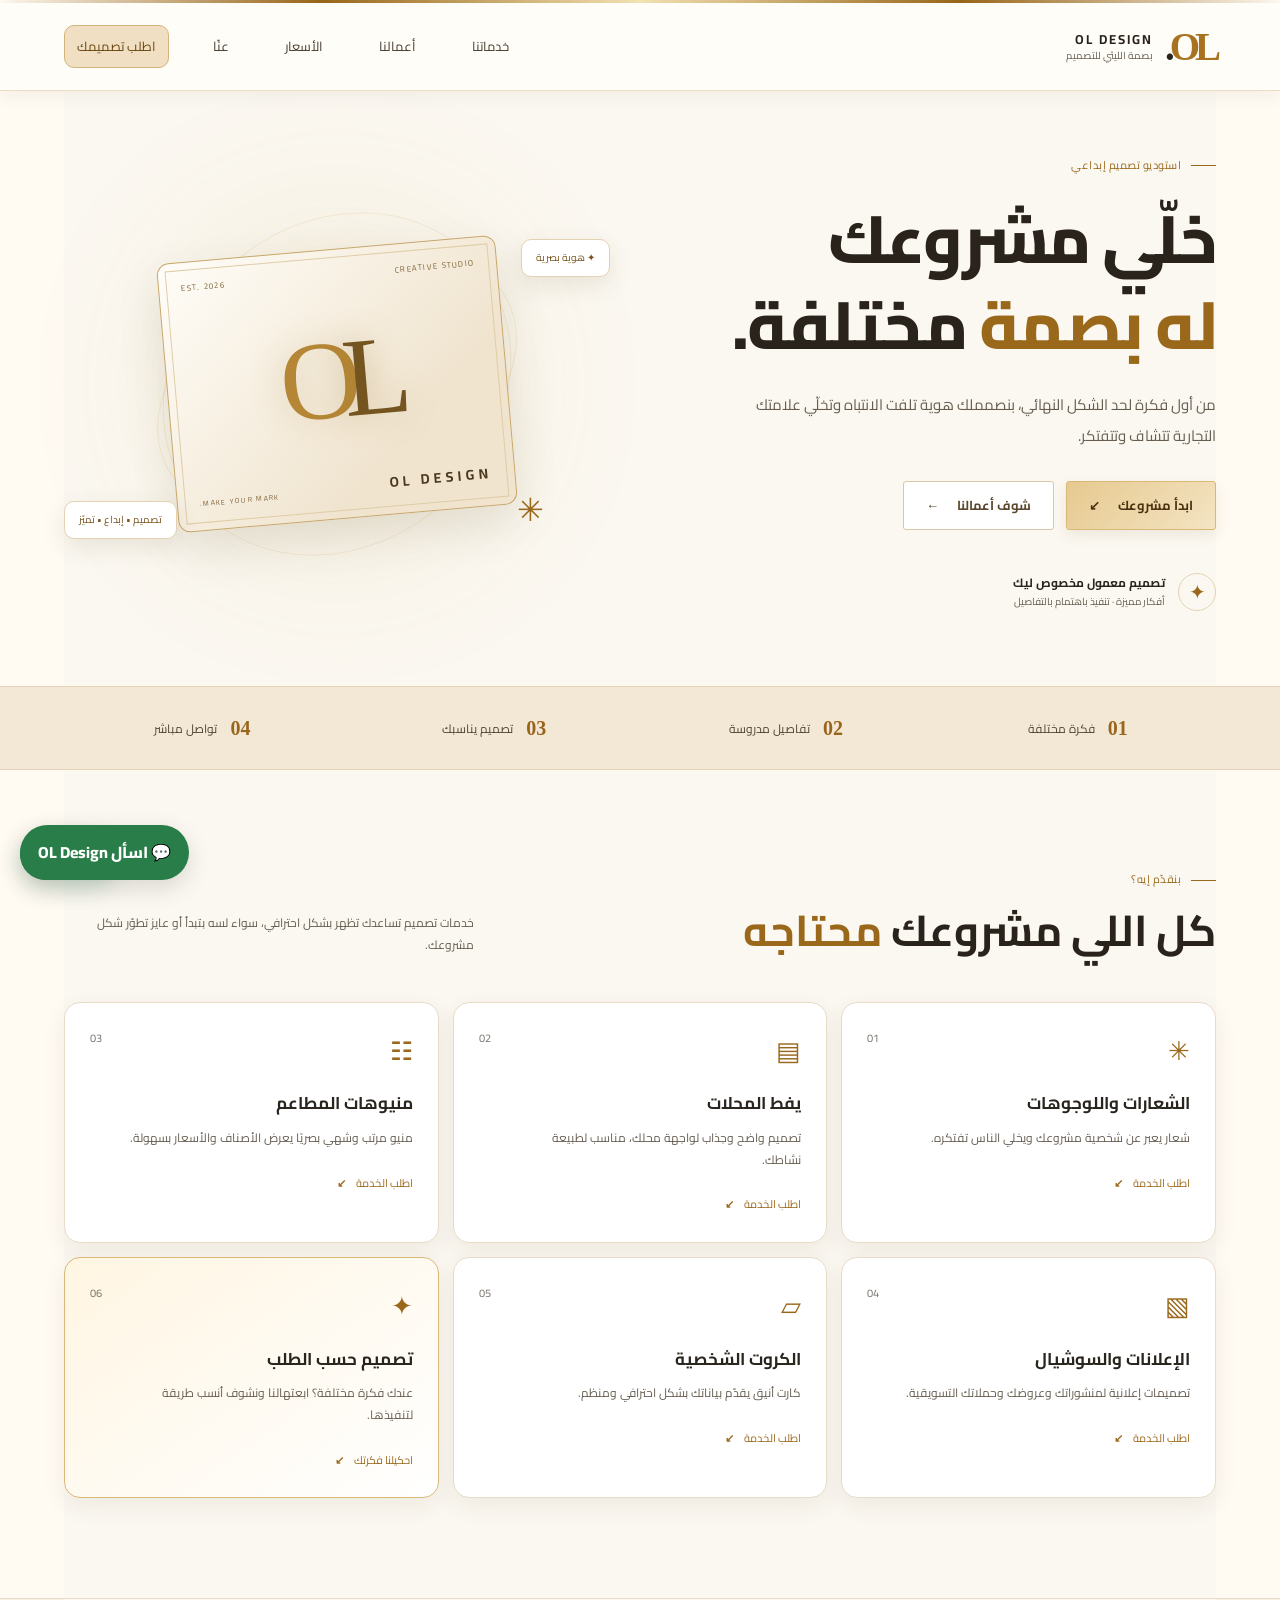
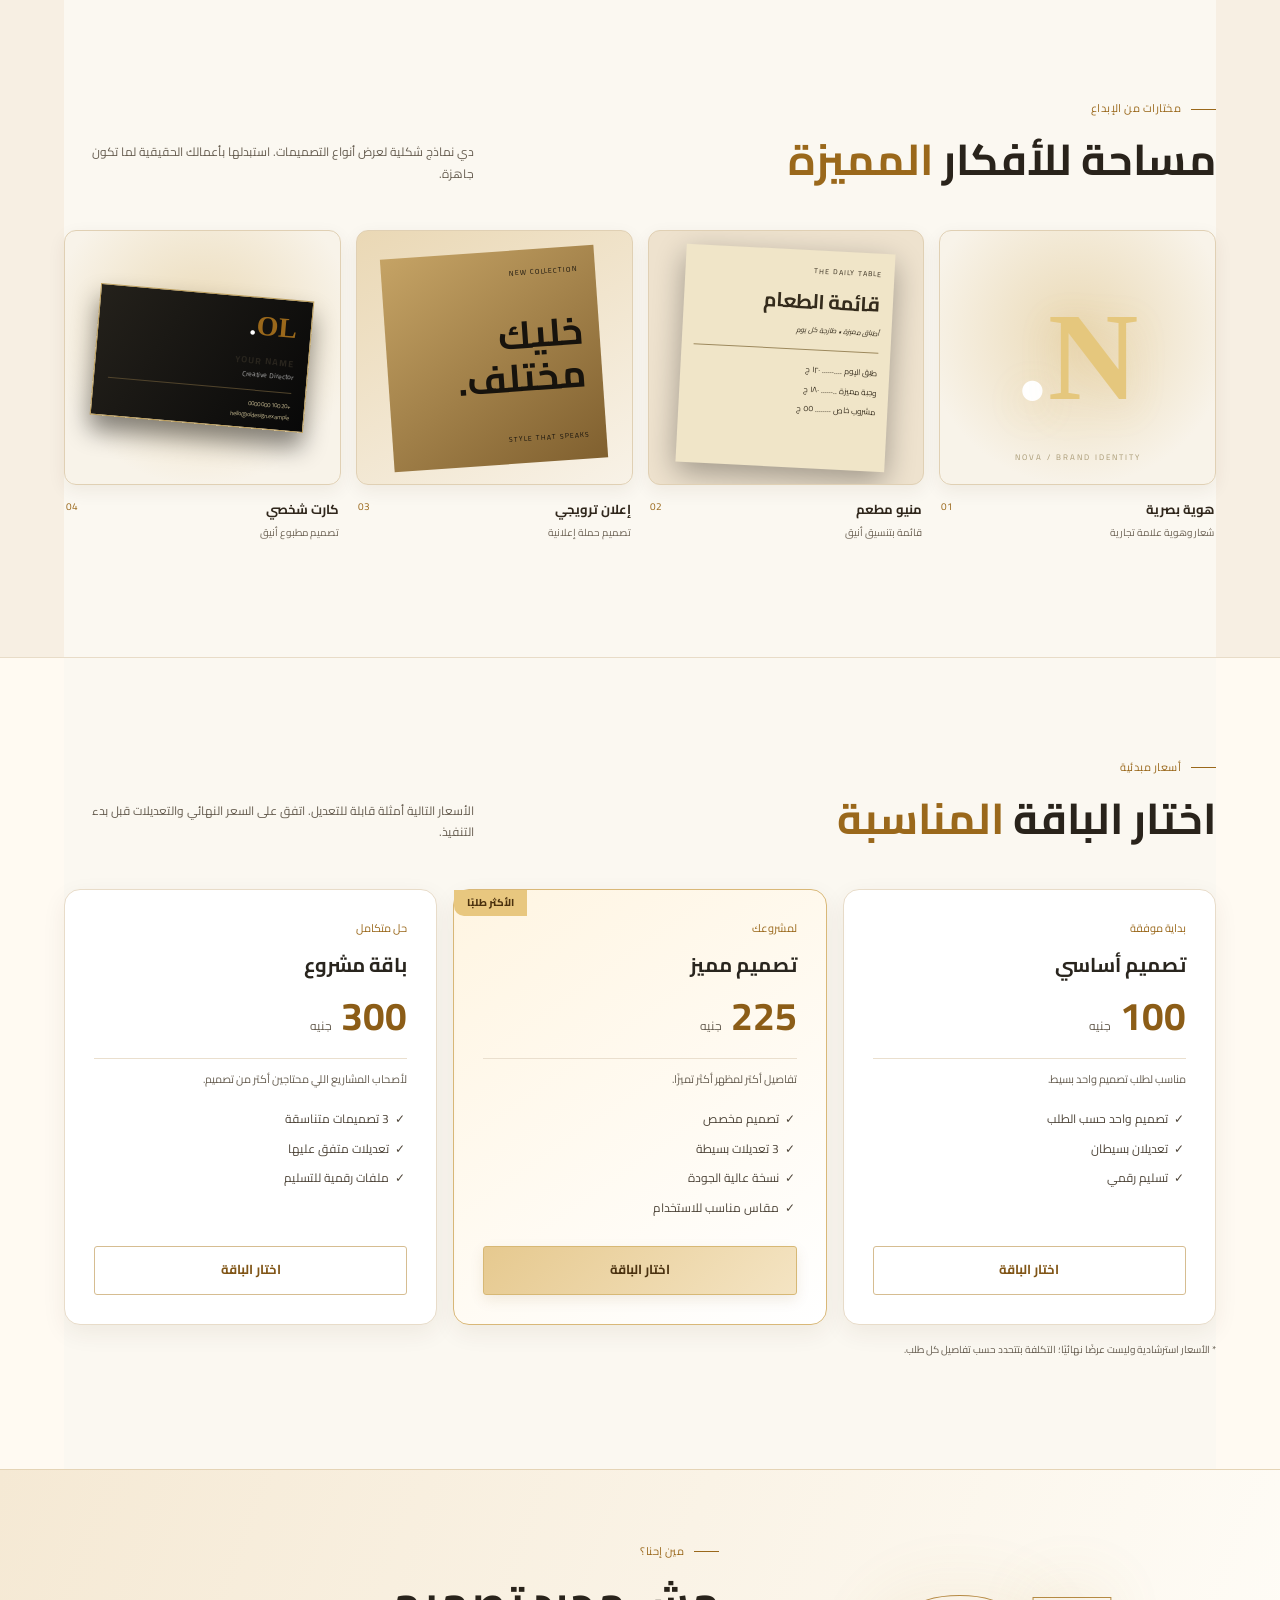
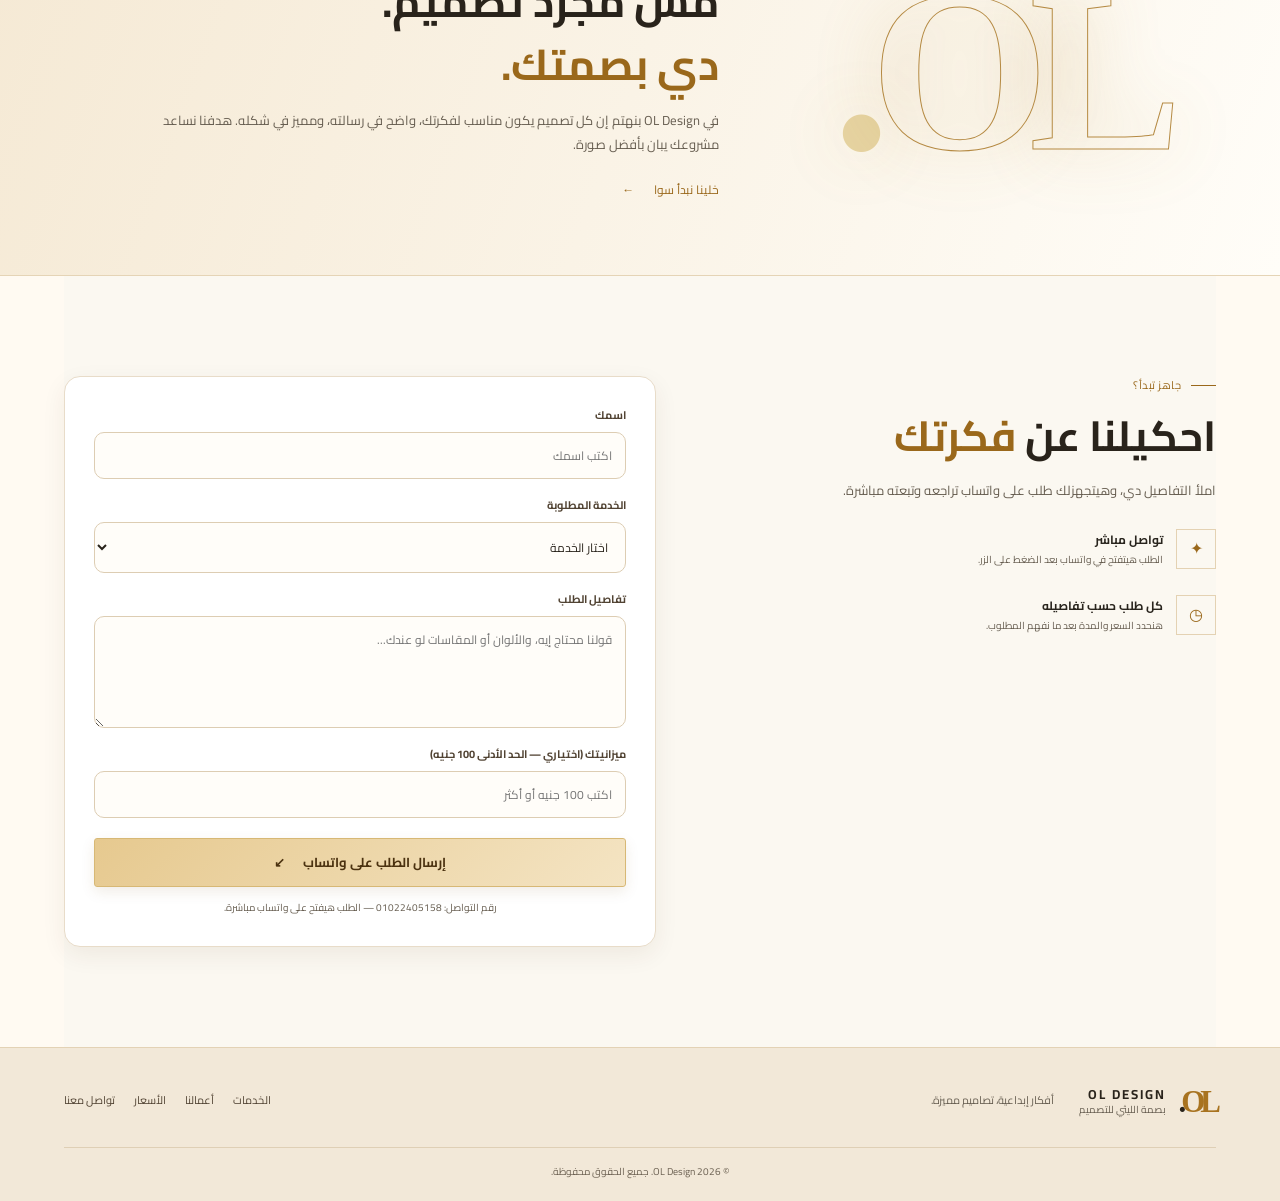
<file: OL_Design_%D8%A3%D9%84%D9%88%D8%A7%D9%86_%D8%A3%D9%88%D8%B6%D8%AD_%D9%88%D9%85%D8%AD%D8%B3%D9%86%D8%A9.html>
<!doctype html>
<html lang="ar" dir="rtl">
<head>
  <meta charset="utf-8">
  <meta name="viewport" content="width=device-width, initial-scale=1">
  <meta name="theme-color" content="#f7f5ef">
  <meta name="description" content="OL Design — بصمة الليثي. تصميم شعارات، يفط محلات، منيوهات، إعلانات وكروت شخصية بهوية مميزة.">
  <title>OL Design | بصمة الليثي</title>
  <link rel="preconnect" href="https://fonts.googleapis.com">
  <link rel="preconnect" href="https://fonts.gstatic.com" crossorigin>
  <link href="https://fonts.googleapis.com/css2?family=Cairo:wght@400;500;600;700;800;900&display=swap" rel="stylesheet">
  <style>
*{box-sizing:border-box} :root{--bg:#09090a;--panel:#111112;--panel2:#171717;--gold:#d8b56d;--gold2:#f1d99b;--text:#f5f1e8;--muted:#a8a39a;--line:rgba(216,181,109,.2);--max:1160px}html{scroll-behavior:smooth;scroll-padding-top:90px}body{margin:0;background:var(--bg);color:var(--text);font-family:"Cairo",Tahoma,sans-serif;line-height:1.8}a{color:inherit;text-decoration:none}button,input,select,textarea{font:inherit}.topline{height:3px;background:linear-gradient(90deg,transparent,var(--gold),#f5e5b5,var(--gold),transparent)}.site-header{height:88px;display:flex;align-items:center;justify-content:space-between;padding:0 max(5vw,24px);border-bottom:1px solid rgba(255,255,255,.06);position:sticky;top:0;background:rgba(9,9,10,.92);backdrop-filter:blur(18px);z-index:20}.brand,.footer-brand{display:flex;align-items:center;gap:12px}.brand-mark{font-family:Georgia,serif;font-size:39px;line-height:1;color:var(--gold);font-weight:bold;letter-spacing:-5px}.brand-mark span,.footer-brand .brand-mark span{color:#fff}.brand-copy,.footer-brand>div{display:flex;flex-direction:column;line-height:1.35}.brand-copy strong,.footer-brand strong{font-size:13px;letter-spacing:2px}.brand-copy small,.footer-brand small{color:var(--muted);font-size:10px}.site-header nav{display:flex;align-items:center;gap:32px;font-size:13px;color:#d4d0c8}.site-header nav a:hover,.footer-links a:hover{color:var(--gold)}.nav-cta{border:1px solid var(--gold);color:var(--gold)!important;padding:9px 17px;border-radius:3px}.menu-toggle{display:none;background:none;border:1px solid var(--line);color:var(--gold);font-size:24px;padding:3px 12px}.section-wrap{width:min(var(--max),90%);margin-inline:auto}.hero{min-height:570px;display:grid;grid-template-columns:1fr 1fr;align-items:center;gap:60px;padding-block:65px 75px}.eyebrow{font-size:11px;color:var(--gold);letter-spacing:.5px;display:flex;align-items:center;gap:10px}.eyebrow span{width:25px;height:1px;background:var(--gold);display:inline-block}.hero h1{font-size:clamp(42px,5.2vw,68px);line-height:1.3;margin:20px 0;font-weight:800;letter-spacing:-1.5px}.hero h1 em,.section-heading h2 em,.about-inner h2 em,.contact-copy h2 em{font-style:normal;color:var(--gold)}.hero-text{color:var(--muted);font-size:15px;max-width:490px;line-height:2.1}.hero-actions{display:flex;gap:12px;margin-top:29px;flex-wrap:wrap}.btn{display:inline-flex;align-items:center;justify-content:center;gap:18px;min-height:49px;padding:10px 22px;border:1px solid transparent;border-radius:3px;font-weight:700;font-size:13px;cursor:pointer;transition:.2s}.btn:hover{transform:translateY(-2px)}.btn-gold{background:linear-gradient(120deg,#c9a45a,#efd79a);color:#17130b}.btn-quiet{border-color:#393733;color:#f0ece4}.btn-quiet:hover,.btn-outline:hover{border-color:var(--gold);color:var(--gold)}.hero-proof{display:flex;align-items:center;gap:13px;margin-top:42px}.proof-icon{width:38px;height:38px;display:grid;place-items:center;border:1px solid var(--line);color:var(--gold);border-radius:50%;font-size:20px}.hero-proof div:last-child{display:flex;flex-direction:column}.hero-proof strong{font-size:12px}.hero-proof small{color:var(--muted);font-size:10px}.hero-art{height:390px;position:relative;display:grid;place-items:center;isolation:isolate}.art-glow{position:absolute;width:280px;height:280px;border-radius:50%;background:#b88a2f;filter:blur(95px);opacity:.18;z-index:-1}.art-ring{position:absolute;border:1px solid rgba(216,181,109,.2);border-radius:50%;transform:rotate(-25deg)}.ring-one{width:380px;height:245px}.ring-two{width:320px;height:370px;transform:rotate(48deg)}.art-card{width:min(340px,80%);height:270px;background:linear-gradient(135deg,#191817,#080808 70%);border:1px solid rgba(216,181,109,.5);box-shadow:0 30px 70px #000;position:relative;padding:19px 22px;display:flex;flex-direction:column;justify-content:space-between;transform:rotate(-5deg)}.art-card:before{content:"";position:absolute;inset:7px;border:1px solid rgba(216,181,109,.14);pointer-events:none}.art-top,.art-bottom{display:flex;justify-content:space-between;color:#a99b7b;font-size:8px;letter-spacing:1.3px;position:relative}.art-monogram{font-family:Georgia,serif;font-size:112px;line-height:1;color:var(--gold);text-align:center;letter-spacing:-18px;text-shadow:0 0 35px #9d792c55}.art-monogram span{color:#f6e5b1}.art-bottom{align-items:end}.art-bottom strong{font-size:14px;letter-spacing:4px;color:#f1e8d4}.art-bottom span{font-size:7px}.floating-tag{position:absolute;background:#161513;border:1px solid var(--line);padding:9px 14px;color:#e8d5a3;font-size:10px;box-shadow:0 10px 35px #0008}.tag-one{top:50px;right:0}.tag-two{bottom:40px;left:0}.art-star{position:absolute;right:12%;bottom:40px;color:var(--gold);font-size:32px}.trust-strip{border-block:1px solid rgba(255,255,255,.07);display:grid;grid-template-columns:repeat(4,1fr);padding:23px max(5vw,24px);gap:15px;background:#0d0d0e}.trust-strip div{display:flex;justify-content:center;align-items:center;gap:13px}.trust-strip strong{font-family:Georgia,serif;color:var(--gold);font-size:20px}.trust-strip span{font-size:12px;color:#d0cbc1}.section{padding-block:100px}.section-heading{display:flex;align-items:end;justify-content:space-between;gap:35px;margin-bottom:39px}.section-heading h2,.about-inner h2,.contact-copy h2{font-size:clamp(30px,4vw,43px);line-height:1.45;margin:10px 0 0}.section-heading>p{max-width:410px;color:var(--muted);font-size:12px;margin:0 0 7px}.service-grid{display:grid;grid-template-columns:repeat(3,1fr);gap:14px}.service-card{min-height:230px;background:linear-gradient(145deg,#151515,#0f0f10);border:1px solid #292725;padding:25px;position:relative;transition:.25s}.service-card:hover{border-color:var(--gold);transform:translateY(-4px)}.service-icon{color:var(--gold);font-size:26px;margin-bottom:14px}.service-number{position:absolute;top:26px;left:25px;font-size:11px;color:#77736a}.service-card h3{font-size:17px;margin:0 0 8px}.service-card p{font-size:12px;color:var(--muted);margin:0 0 18px;max-width:290px}.service-card>a{font-size:11px;color:var(--gold)}.service-card>a b{margin-right:8px}.service-card-highlight{background:linear-gradient(145deg,#231d11,#11100e);border-color:#554422}.portfolio-section{background:#0d0d0e;border-block:1px solid #1d1c1a}.portfolio-grid{display:grid;grid-template-columns:repeat(4,1fr);gap:15px}.work{min-width:0}.work-visual{height:255px;display:grid;place-items:center;overflow:hidden;position:relative;border:1px solid #302b20;background:#161513}.work-logo .work-visual{background:radial-gradient(circle at 50% 40%,#3b3020,#101010 70%)}.mock-logo{font-family:Georgia,serif;font-size:125px;font-weight:bold;color:#e5c77d;text-shadow:0 10px 40px #d3a64a33}.mock-logo span{color:#fff}.mock-caption{position:absolute;bottom:19px;font-size:8px;letter-spacing:2px;color:#a99a75}.work-menu .work-visual{background:linear-gradient(135deg,#b8a57c,#756345)}.menu-sheet{width:76%;height:86%;background:#f0e5c8;color:#342b1c;padding:15px 12px;display:flex;flex-direction:column;gap:5px;box-shadow:0 10px 30px #0005;transform:rotate(3deg)}.menu-sheet small{font-size:7px;letter-spacing:1px}.menu-sheet b{font-size:20px}.menu-sheet i{font-size:7px}.menu-sheet hr{width:100%;border:0;border-top:1px solid #9d895d}.menu-sheet span{font-size:8px}.work-poster .work-visual{background:linear-gradient(150deg,#4d3525,#171312)}.poster{width:78%;height:84%;background:linear-gradient(145deg,#c5a365,#80602f);padding:17px;display:flex;flex-direction:column;justify-content:space-between;color:#17130d;transform:rotate(-4deg)}.poster small,.poster span{font-size:7px;letter-spacing:1px}.poster strong{font-size:38px;line-height:1.15}.work-card .work-visual{background:radial-gradient(circle,#29241b,#111)}.business-card{width:78%;height:52%;background:linear-gradient(120deg,#24211b,#080808);border:1px solid #b89a58;box-shadow:0 15px 25px #0007;padding:14px;display:flex;flex-direction:column;transform:rotate(5deg)}.business-card>strong{font-family:Georgia,serif;font-size:28px;line-height:1;color:var(--gold)}.business-card>strong span{color:white}.business-card b{font-size:9px;letter-spacing:1px;margin-top:13px}.business-card small{font-size:7px;color:#aaa}.business-card hr{width:100%;border:0;border-top:1px solid #51442c}.business-card>span{font-size:6px;color:#c5b990}.work-info{display:flex;justify-content:space-between;align-items:start;padding:13px 2px}.work-info h3{font-size:13px;margin:0}.work-info p{font-size:10px;color:var(--muted);margin:2px 0}.work-info>span{font-size:10px;color:var(--gold)}.pricing-grid{display:grid;grid-template-columns:repeat(3,1fr);gap:16px;align-items:stretch}.price-card{background:#111112;border:1px solid #2d2a24;padding:29px;position:relative;display:flex;flex-direction:column}.price-featured{border-color:var(--gold);background:linear-gradient(150deg,#211b10,#111112 60%)}.popular{position:absolute;top:0;left:0;background:var(--gold);color:#17130b;font-size:10px;font-weight:800;padding:4px 13px}.price-label{font-size:11px;color:var(--gold)}.price-card h3{font-size:20px;margin:8px 0}.price{display:flex;align-items:baseline;gap:9px;border-bottom:1px solid #2c2923;padding-bottom:16px}.price strong{font-size:39px;line-height:1.3;color:#f0d99e}.price span{font-size:12px;color:var(--muted)}.price-card>p{font-size:11px;color:var(--muted)}.price-card ul{padding:0 18px 0 0;margin:4px 0 23px;list-style:"✓  ";font-size:12px;color:#d5d0c7;flex:1}.price-card li{padding:4px 0}.btn-outline{border-color:#51462f;color:var(--gold)}.price-note{color:#817b70;font-size:10px;margin-top:16px}.about-section{background:linear-gradient(100deg,#14120e,#0d0d0e);border-block:1px solid #2b251a}.about-inner{padding-block:72px;display:grid;grid-template-columns:.8fr 1.2fr;gap:60px;align-items:center}.about-symbol{font-family:Georgia,serif;font-size:clamp(110px,20vw,230px);font-weight:bold;line-height:1;color:transparent;-webkit-text-stroke:1px #bfa15f;text-align:center;letter-spacing:-20px;text-shadow:0 0 70px #b78c3430}.about-symbol span{color:#e6d3a1;-webkit-text-stroke:0}.about-inner p{color:var(--muted);font-size:13px;max-width:590px}.text-link{display:inline-flex;gap:20px;align-items:center;color:var(--gold);font-size:12px;margin-top:10px}.contact-section{display:grid;grid-template-columns:.9fr 1.1fr;gap:75px}.contact-copy h2{font-size:42px}.contact-copy>p{color:var(--muted);font-size:13px;max-width:390px}.contact-detail{display:flex;gap:13px;align-items:center;margin-top:26px}.contact-detail>span{width:40px;height:40px;display:grid;place-items:center;border:1px solid var(--line);color:var(--gold)}.contact-detail div{display:flex;flex-direction:column}.contact-detail strong{font-size:12px}.contact-detail small{font-size:10px;color:var(--muted)}.order-form{background:#121212;border:1px solid #302b22;padding:29px;display:flex;flex-direction:column}.order-form label{font-size:11px;color:#e0d8c6;margin-bottom:6px}.order-form input,.order-form select,.order-form textarea{background:#0a0a0a;border:1px solid #35322c;color:#f4eee2;padding:12px 13px;border-radius:2px;margin-bottom:17px;outline:none;width:100%;font-size:12px}.order-form input:focus,.order-form select:focus,.order-form textarea:focus{border-color:var(--gold)}.order-form textarea{resize:vertical}.order-form select{color-scheme:dark}.submit-btn{width:100%;margin-top:3px}.form-note{font-size:10px;color:#938b7c;text-align:center;margin:12px 0 0}.form-note code{color:var(--gold)}.site-footer{padding:32px max(5vw,24px) 20px;border-top:1px solid #29251e;display:flex;align-items:center;gap:25px;flex-wrap:wrap}.footer-brand .brand-mark{font-size:31px}.site-footer>p{font-size:11px;color:var(--muted);margin-left:auto}.footer-links{display:flex;gap:19px;font-size:11px;color:#c8c0b2}.copyright{width:100%;border-top:1px solid #222;padding-top:15px;color:#777166;font-size:10px;text-align:center}.floating-whatsapp{position:fixed;bottom:20px;left:20px;z-index:15;background:#d8b56d;color:#17130b;padding:10px 16px;border-radius:50px;font-weight:800;font-size:12px;box-shadow:0 8px 28px #0008;display:flex;align-items:center;gap:8px}.floating-whatsapp span{font-size:17px}
@media(max-width:900px){.site-header nav{gap:16px}.hero{gap:20px}.hero-art{height:340px}.portfolio-grid{grid-template-columns:repeat(2,1fr)}.work-visual{height:280px}.contact-section{gap:35px}.section{padding-block:75px}}
@media(max-width:680px){.site-header{height:74px;padding-inline:5%}.menu-toggle{display:block}.site-header nav{display:none;position:absolute;top:73px;right:0;left:0;background:#101011;border-bottom:1px solid var(--line);padding:18px 6%;flex-direction:column;align-items:stretch;gap:8px}.site-header nav.open{display:flex}.site-header nav a{padding:8px 0}.nav-cta{text-align:center!important;padding:8px!important}.hero{grid-template-columns:1fr;padding-block:52px 48px;gap:20px}.hero h1{font-size:48px}.hero-art{height:320px;order:2}.art-card{height:235px}.art-monogram{font-size:95px}.ring-one{width:310px}.ring-two{height:300px}.tag-one{right:1%}.tag-two{left:0}.trust-strip{grid-template-columns:repeat(2,1fr);padding:20px 5%}.trust-strip div{justify-content:flex-start}.section{padding-block:65px}.section-heading{align-items:start;flex-direction:column;gap:12px;margin-bottom:27px}.section-heading h2,.about-inner h2{font-size:32px}.service-grid{grid-template-columns:1fr 1fr;gap:9px}.service-card{padding:18px 15px;min-height:225px}.service-card h3{font-size:14px}.service-card p{font-size:11px}.service-number{top:18px;left:15px}.portfolio-grid{gap:10px}.work-visual{height:215px}.mock-logo{font-size:95px}.poster strong{font-size:29px}.menu-sheet{padding:10px 8px}.menu-sheet b{font-size:16px}.pricing-grid{grid-template-columns:1fr;gap:13px}.price-card{padding:24px}.about-inner{grid-template-columns:1fr;gap:15px;padding-block:48px}.about-symbol{font-size:130px;letter-spacing:-13px}.contact-section{grid-template-columns:1fr;gap:30px}.contact-copy h2{font-size:36px}.order-form{padding:21px}.site-footer{gap:15px}.site-footer>p{width:100%;margin:0}.footer-links{flex-wrap:wrap;gap:12px}.floating-whatsapp{bottom:13px;left:13px}.hero-proof{margin-top:30px}}
@media(max-width:390px){.service-grid{grid-template-columns:1fr}.service-card{min-height:auto}.work-visual{height:185px}.hero h1{font-size:41px}}


/* Light theme */
:root{--bg:#f7f5ef;--panel:#ffffff;--panel2:#f0ede4;--gold:#9b7024;--gold2:#6e4b0c;--text:#25231f;--muted:#706b61;--line:rgba(155,112,36,.25)}
body{background:var(--bg);color:var(--text)}
.site-header{background:rgba(255,255,255,.94);border-bottom-color:rgba(30,25,15,.1)}
.brand-mark span,.footer-brand .brand-mark span{color:#25231f}
.site-header nav{color:#454139}
.hero,.section,.about-section{color:var(--text)}
.panel,.service-card,.price-card,.order-form,.portfolio-card{box-shadow:0 10px 30px rgba(48,39,20,.06)}
input,select,textarea{background:#fff;color:#25231f;border:1px solid #ddd5c5}
.site-footer{background:#eee9dd;color:#25231f}
.floating-whatsapp{box-shadow:0 8px 25px rgba(0,0,0,.12)}
.chat-widget{position:fixed;left:20px;bottom:20px;z-index:50;font-family:"Cairo",Tahoma,sans-serif}
.chat-toggle{border:0;border-radius:999px;padding:13px 18px;background:#9b7024;color:white;font-weight:800;box-shadow:0 8px 24px #0002;cursor:pointer}
.chat-panel{width:min(350px,calc(100vw - 32px));height:430px;max-height:70vh;background:#fff;border:1px solid #e4dccb;border-radius:16px;box-shadow:0 15px 45px #0002;display:flex;flex-direction:column;overflow:hidden;margin-bottom:10px}
.chat-panel[hidden]{display:none}
.chat-head{display:flex;justify-content:space-between;align-items:center;padding:13px 15px;background:#f0e8d8;color:#352b19}
.chat-head button{background:transparent;border:0;font-size:25px;cursor:pointer;color:inherit}
.chat-messages{padding:13px;display:flex;flex-direction:column;gap:10px;overflow-y:auto;flex:1;background:#fffdf9}
.bot-message,.user-message{padding:10px 12px;border-radius:12px;max-width:90%;font-size:13px;line-height:1.7;white-space:pre-wrap}
.bot-message{background:#f0ede5;align-self:flex-start;color:#28251f}
.user-message{background:#9b7024;color:#fff;align-self:flex-end}
.chat-form{display:flex;gap:7px;padding:10px;border-top:1px solid #eee6d8}
.chat-form input{min-width:0;flex:1;border-radius:8px;padding:8px}
.chat-form button{border:0;border-radius:8px;background:#9b7024;color:#fff;padding:8px 12px;cursor:pointer}
.chat-note{font-size:10px;color:#777;padding:0 10px 9px}
@media(max-width:600px){.chat-widget{left:12px;bottom:12px}.chat-panel{height:400px}}

  /* Complete light palette override */
:root{--bg:#fbf8f1;--panel:#fff;--panel2:#f3ead9;--gold:#b48635;--gold2:#8d6423;--text:#29251e;--muted:#746b5c;--line:rgba(180,134,53,.24)}
html,body{background:#fbf8f1!important;color:#29251e!important}
.site-header{background:rgba(255,252,246,.97)!important;border-bottom:1px solid #e8ddca!important}
.site-header nav{color:#514638!important}.nav-cta{background:#f5ead5!important;color:#79551d!important;border-color:#c9a15c!important}
.menu-toggle{background:#fffaf1!important;color:#8d6423!important;border-color:#dfcba9!important}
.hero,.section,.contact-section{background:#fbf8f1!important;color:#29251e!important}
.hero-text,.section-heading>p,.service-card p,.price-card>p,.about-inner p,.contact-copy>p,.hero-proof small,.brand-copy small,.price span,.price-note,.contact-detail small{color:#746b5c!important}
.hero h1,.section-heading h2,.about-inner h2,.contact-copy h2,.service-card h3,.price-card h3,.contact-detail strong{color:#29251e!important}
.trust-strip{background:#f1e8d8!important;border-color:#e5d7bf!important}.trust-strip span{color:#514638!important}
.service-card,.price-card,.order-form{background:#fffdf9!important;border:1px solid #e7dcc8!important;box-shadow:0 8px 24px rgba(77,54,20,.06)!important}
.service-card-highlight,.price-featured{background:#f7efdf!important;border-color:#d9bc83!important}
.portfolio-section{background:#f5efe4!important;border-color:#e5d7bf!important}
.work-visual{border-color:#e0d0b4!important;background:#eee2ce!important}
.work-logo .work-visual,.work-card .work-visual{background:radial-gradient(circle at 50% 40%,#ead9b5,#f8f3e9 75%)!important}
.work-poster .work-visual{background:linear-gradient(150deg,#ead8b5,#f8f2e7)!important}
.art-card{background:linear-gradient(135deg,#fffdf8,#f0e4cf 70%)!important;box-shadow:0 18px 45px rgba(77,54,20,.12)!important;border-color:#c7a76b!important}
.art-card:before{border-color:#dfcda8!important}.art-top,.art-bottom{color:#806438!important}.art-bottom strong{color:#4c3920!important}.art-monogram{color:#b48635!important}.art-monogram span{color:#75551f!important}
.floating-tag{background:#fffaf1!important;color:#79551d!important;box-shadow:0 8px 24px rgba(77,54,20,.1)!important}
.about-section{background:linear-gradient(100deg,#f3ead9,#fffaf2)!important;border-color:#e5d7bf!important}
.order-form label{color:#514638!important}.order-form input,.order-form select,.order-form textarea,input,select,textarea{background:#fff!important;color:#29251e!important;border-color:#dfd2bc!important}
.order-form select{color-scheme:light!important}.btn-quiet{border-color:#d9c9ae!important;color:#59472d!important}.btn-outline{border-color:#c9ad78!important;color:#8d6423!important}
.site-footer{background:#f0e7d7!important;color:#29251e!important;border-color:#e0d2ba!important}.footer-links{color:#514638!important}.copyright{border-color:#dfd2bc!important;color:#786e5e!important}
.floating-whatsapp{background:#dfbd75!important;color:#2e2414!important;box-shadow:0 8px 22px rgba(77,54,20,.14)!important}


/* Improved readable light palette */
:root{--bg:#fffaf2;--panel:#ffffff;--panel2:#f6eddf;--gold:#9a681b;--gold2:#754b10;--text:#29231b;--muted:#665d50;--line:#e4d2b3}
body,html{background:#fffaf2!important;color:#29231b!important}
.site-header{background:rgba(255,253,248,.97)!important;box-shadow:0 4px 18px rgba(72,51,21,.06)!important;border-bottom:1px solid #eadcc6!important}
.brand-copy strong,.footer-brand strong{color:#29231b!important}.brand-mark{color:#a87320!important}.brand-mark span,.footer-brand .brand-mark span{color:#29231b!important}
.site-header nav{color:#453a2c!important}.site-header nav a{padding:9px 12px;border-radius:10px;transition:background .2s,color .2s}.site-header nav a:hover{background:#f3e6d0!important;color:#754b10!important}.site-header nav .nav-cta{background:#f0dfc2!important;border:1px solid #d5b47b!important;color:#68450f!important}
.menu-toggle{background:#fff!important;color:#805516!important;border:1px solid #ddc59e!important;border-radius:10px}
.hero h1,.section-heading h2,.about-inner h2,.contact-copy h2{color:#29231b!important}.hero h1 em,.section-heading h2 em,.about-inner h2 em,.contact-copy h2 em,.eyebrow{color:#9a681b!important}.hero-text,.section-heading>p,.service-card p,.price-card>p,.about-inner p,.contact-copy>p,.hero-proof small,.brand-copy small,.price span,.price-note,.contact-detail small{color:#665d50!important}
.btn-gold{background:linear-gradient(135deg,#e6c98f,#f4e4c3)!important;color:#4b3210!important;border:1px solid #d7b875!important;box-shadow:0 5px 14px rgba(120,80,18,.1)}.btn-quiet{background:#fff!important;border:1px solid #d9c7a7!important;color:#59472f!important}.btn-outline{background:#fff!important;border:1px solid #d6bd91!important;color:#805516!important}
.trust-strip{background:#f3e8d5!important;border-block:1px solid #e4d3b6!important}.trust-strip span{color:#514333!important}.trust-strip strong{color:#98651b!important}
.service-card,.price-card,.order-form{background:#fff!important;border:1px solid #e8dcc9!important;border-radius:16px!important;box-shadow:0 8px 25px rgba(70,49,18,.07)!important}.service-card:hover,.price-card:hover{box-shadow:0 14px 32px rgba(70,49,18,.12)!important}.service-card-highlight,.price-featured{background:linear-gradient(145deg,#fff5e2,#fff)!important;border:1px solid #d9b878!important}.price-featured{position:relative}.price strong{color:#8c5d17!important}.price{border-bottom-color:#eadfce!important}.price-card ul{color:#4e4539!important}.popular{background:#e8c77f!important;color:#4a310e!important;border-radius:0 0 0 10px}
.portfolio-section{background:#f7efe3!important;border-color:#e8dcc8!important}.work-info h3{color:#30271c!important}.work-info p{color:#6c6254!important}.work-visual{border-radius:12px!important;box-shadow:0 6px 18px rgba(70,49,18,.07)}
.art-card{border-radius:12px!important}.floating-tag{background:#fff!important;color:#765018!important;border:1px solid #e4d2b3!important;border-radius:10px!important}.about-section{background:linear-gradient(110deg,#f5e9d4,#fffdf8)!important;border-color:#e5d4b6!important}.about-symbol{ -webkit-text-stroke-color:#b58a43!important }
.order-form label{color:#514333!important;font-weight:700}.order-form input,.order-form select,.order-form textarea{background:#fffdf9!important;color:#29231b!important;border:1px solid #ddcdb3!important;border-radius:10px!important}.order-form input:focus,.order-form select:focus,.order-form textarea:focus{border-color:#b48635!important;box-shadow:0 0 0 3px rgba(180,134,53,.13)!important}.form-note{color:#665d50!important}
.site-footer{background:#f2e8d8!important;border-color:#e3d2b5!important}.footer-links{color:#514333!important}.copyright{color:#6d6253!important;border-color:#dfcfb5!important}
.floating-whatsapp{background:#287d48!important;color:#fff!important;box-shadow:0 8px 22px rgba(40,125,72,.22)!important;border-radius:999px!important}.chat-toggle,.chat-form button{background:#287d48!important;color:#fff!important}.chat-head{background:#f2e8d8!important;color:#30271c!important}.chat-panel{border-color:#dfcfb5!important}.bot-message{background:#f4eee4!important;color:#30271c!important}.user-message{background:#287d48!important;color:#fff!important}
@media(max-width:680px){.site-header nav{background:#fffdf8!important;border-bottom:1px solid #e4d2b3!important;box-shadow:0 12px 24px rgba(72,51,21,.08)!important}.site-header nav a{color:#453a2c!important}.service-card,.price-card{border-radius:13px!important}}

</style>
</head>
<body>
  <div class="topline"></div>
  <header class="site-header">
    <a class="brand" href="#home" aria-label="OL Design الصفحة الرئيسية">
      <span class="brand-mark">OL<span>.</span></span>
      <span class="brand-copy"><strong>OL DESIGN</strong><small>بصمة الليثي للتصميم</small></span>
    </a>
    <button class="menu-toggle" id="menuToggle" aria-label="فتح القائمة" aria-expanded="false">☰</button>
    <nav id="mainNav">
      <a href="#services">خدماتنا</a>
      <a href="#portfolio">أعمالنا</a>
      <a href="#prices">الأسعار</a>
      <a href="#about">عنّا</a>
      <a class="nav-cta" href="#contact">اطلب تصميمك</a>
    </nav>
  </header>

  <main>
    <section class="hero section-wrap" id="home">
      <div class="hero-copy">
        <div class="eyebrow"><span></span> استوديو تصميم إبداعي</div>
        <h1>خلّي مشروعك<br><em>له بصمة</em> مختلفة.</h1>
        <p class="hero-text">من أول فكرة لحد الشكل النهائي، بنصمملك هوية تلفت الانتباه وتخلّي علامتك التجارية تتشاف وتتفتكر.</p>
        <div class="hero-actions">
          <a class="btn btn-gold" href="#contact">ابدأ مشروعك <span>↙</span></a>
          <a class="btn btn-quiet" href="#portfolio">شوف أعمالنا <span>←</span></a>
        </div>
        <div class="hero-proof">
          <div class="proof-icon">✦</div>
          <div><strong>تصميم معمول مخصوص ليك</strong><small>أفكار مميزة · تنفيذ باهتمام بالتفاصيل</small></div>
        </div>
      </div>
      <div class="hero-art" aria-label="عرض تجريدي لهوية OL Design">
        <div class="art-glow"></div>
        <div class="art-ring ring-one"></div><div class="art-ring ring-two"></div>
        <div class="art-card">
          <div class="art-top"><span>CREATIVE STUDIO</span><span>EST. 2026</span></div>
          <div class="art-monogram">O<span>L</span></div>
          <div class="art-bottom"><strong>OL DESIGN</strong><span>MAKE YOUR MARK.</span></div>
        </div>
        <div class="floating-tag tag-one">✦ هوية بصرية</div>
        <div class="floating-tag tag-two">تصميم • إبداع • تميّز</div>
        <div class="art-star">✳</div>
      </div>
    </section>

    <section class="trust-strip">
      <div><strong>01</strong><span>فكرة مختلفة</span></div>
      <div><strong>02</strong><span>تفاصيل مدروسة</span></div>
      <div><strong>03</strong><span>تصميم يناسبك</span></div>
      <div><strong>04</strong><span>تواصل مباشر</span></div>
    </section>

    <section class="section-wrap section" id="services">
      <div class="section-heading">
        <div><div class="eyebrow"><span></span> بنقدّم إيه؟</div><h2>كل اللي مشروعك <em>محتاجه</em></h2></div>
        <p>خدمات تصميم تساعدك تظهر بشكل احترافي، سواء لسه بتبدأ أو عايز تطوّر شكل مشروعك.</p>
      </div>
      <div class="service-grid">
        <article class="service-card"><div class="service-icon">✳</div><span class="service-number">01</span><h3>الشعارات واللوجوهات</h3><p>شعار يعبر عن شخصية مشروعك ويخلي الناس تفتكره.</p><a href="#contact">اطلب الخدمة <b>↙</b></a></article>
        <article class="service-card"><div class="service-icon">▤</div><span class="service-number">02</span><h3>يفط المحلات</h3><p>تصميم واضح وجذاب لواجهة محلك، مناسب لطبيعة نشاطك.</p><a href="#contact">اطلب الخدمة <b>↙</b></a></article>
        <article class="service-card"><div class="service-icon">☷</div><span class="service-number">03</span><h3>منيوهات المطاعم</h3><p>منيو مرتب وشهي بصريًا يعرض الأصناف والأسعار بسهولة.</p><a href="#contact">اطلب الخدمة <b>↙</b></a></article>
        <article class="service-card"><div class="service-icon">▧</div><span class="service-number">04</span><h3>الإعلانات والسوشيال</h3><p>تصميمات إعلانية لمنشوراتك وعروضك وحملاتك التسويقية.</p><a href="#contact">اطلب الخدمة <b>↙</b></a></article>
        <article class="service-card"><div class="service-icon">▱</div><span class="service-number">05</span><h3>الكروت الشخصية</h3><p>كارت أنيق يقدّم بياناتك بشكل احترافي ومنظم.</p><a href="#contact">اطلب الخدمة <b>↙</b></a></article>
        <article class="service-card service-card-highlight"><div class="service-icon">✦</div><span class="service-number">06</span><h3>تصميم حسب الطلب</h3><p>عندك فكرة مختلفة؟ ابعتهالنا ونشوف أنسب طريقة لتنفيذها.</p><a href="#contact">احكيلنا فكرتك <b>↙</b></a></article>
      </div>
    </section>

    <section class="portfolio-section" id="portfolio">
      <div class="section-wrap section">
        <div class="section-heading">
          <div><div class="eyebrow"><span></span> مختارات من الإبداع</div><h2>مساحة للأفكار <em>المميزة</em></h2></div>
          <p>دي نماذج شكلية لعرض أنواع التصميمات. استبدلها بأعمالك الحقيقية لما تكون جاهزة.</p>
        </div>
        <div class="portfolio-grid">
          <article class="work work-logo"><div class="work-visual"><div class="mock-logo">N<span>.</span></div><span class="mock-caption">NOVA / BRAND IDENTITY</span></div><div class="work-info"><div><h3>هوية بصرية</h3><p>شعار وهوية علامة تجارية</p></div><span>01</span></div></article>
          <article class="work work-menu"><div class="work-visual"><div class="menu-sheet"><small>THE DAILY TABLE</small><b>قائمة الطعام</b><i>أطباق مميزة • طازجة كل يوم</i><hr><span>طبق اليوم .......... ١٢٠ ج</span><span>وجبة مميزة ........ ١٨٠ ج</span><span>مشروب خاص ........ ٥٥ ج</span></div></div><div class="work-info"><div><h3>منيو مطعم</h3><p>قائمة بتنسيق أنيق</p></div><span>02</span></div></article>
          <article class="work work-poster"><div class="work-visual"><div class="poster"><small>NEW COLLECTION</small><strong>خليك<br>مختلف.</strong><span>STYLE THAT SPEAKS</span></div></div><div class="work-info"><div><h3>إعلان ترويجي</h3><p>تصميم حملة إعلانية</p></div><span>03</span></div></article>
          <article class="work work-card"><div class="work-visual"><div class="business-card"><strong>OL<span>.</span></strong><b>YOUR NAME</b><small>Creative Director</small><hr><span>+20 100 000 0000</span><span>hello@oldesign.example</span></div></div><div class="work-info"><div><h3>كارت شخصي</h3><p>تصميم مطبوع أنيق</p></div><span>04</span></div></article>
        </div>
      </div>
    </section>

    <section class="section-wrap section" id="prices">
      <div class="section-heading">
        <div><div class="eyebrow"><span></span> أسعار مبدئية</div><h2>اختار الباقة <em>المناسبة</em></h2></div>
        <p>الأسعار التالية أمثلة قابلة للتعديل. اتفق على السعر النهائي والتعديلات قبل بدء التنفيذ.</p>
      </div>
      <div class="pricing-grid">
        <article class="price-card"><span class="price-label">بداية موفقة</span><h3>تصميم أساسي</h3><div class="price"><strong>100</strong><span>جنيه</span></div><p>مناسب لطلب تصميم واحد بسيط.</p><ul><li>تصميم واحد حسب الطلب</li><li>تعديلان بسيطان</li><li>تسليم رقمي</li></ul><a class="btn btn-outline" href="#contact" data-service="تصميم أساسي">اختار الباقة</a></article>
        <article class="price-card price-featured"><span class="popular">الأكثر طلبًا</span><span class="price-label">لمشروعك</span><h3>تصميم مميز</h3><div class="price"><strong>225</strong><span>جنيه</span></div><p>تفاصيل أكتر لمظهر أكثر تميزًا.</p><ul><li>تصميم مخصص</li><li>3 تعديلات بسيطة</li><li>نسخة عالية الجودة</li><li>مقاس مناسب للاستخدام</li></ul><a class="btn btn-gold" href="#contact" data-service="تصميم مميز">اختار الباقة</a></article>
        <article class="price-card"><span class="price-label">حل متكامل</span><h3>باقة مشروع</h3><div class="price"><strong>300</strong><span>جنيه</span></div><p>لأصحاب المشاريع اللي محتاجين أكتر من تصميم.</p><ul><li>3 تصميمات متناسقة</li><li>تعديلات متفق عليها</li><li>ملفات رقمية للتسليم</li></ul><a class="btn btn-outline" href="#contact" data-service="باقة مشروع">اختار الباقة</a></article>
      </div>
      <p class="price-note">* الأسعار استرشادية وليست عرضًا نهائيًا؛ التكلفة بتتحدد حسب تفاصيل كل طلب.</p>
    </section>

    <section class="about-section" id="about">
      <div class="section-wrap about-inner">
        <div class="about-symbol">OL<span>.</span></div>
        <div><div class="eyebrow"><span></span> مين إحنا؟</div><h2>مش مجرد تصميم.<br><em>دي بصمتك.</em></h2><p>في OL Design بنهتم إن كل تصميم يكون مناسب لفكرتك، واضح في رسالته، ومميز في شكله. هدفنا نساعد مشروعك يبان بأفضل صورة.</p><a class="text-link" href="#contact">خلينا نبدأ سوا <span>←</span></a></div>
      </div>
    </section>

    <section class="section-wrap section contact-section" id="contact">
      <div class="contact-copy"><div class="eyebrow"><span></span> جاهز تبدأ؟</div><h2>احكيلنا عن <em>فكرتك</em></h2><p>املأ التفاصيل دي، وهيتجهزلك طلب على واتساب تراجعه وتبعته مباشرة.</p>
        <div class="contact-detail"><span>✦</span><div><strong>تواصل مباشر</strong><small>الطلب هيتفتح في واتساب بعد الضغط على الزر.</small></div></div>
        <div class="contact-detail"><span>◷</span><div><strong>كل طلب حسب تفاصيله</strong><small>هنحدد السعر والمدة بعد ما نفهم المطلوب.</small></div></div>
      </div>
      <form id="orderForm" class="order-form">
        <label for="customerName">اسمك</label><input id="customerName" name="name" placeholder="اكتب اسمك" required>
        <label for="service">الخدمة المطلوبة</label><select id="service" name="service" required><option value="">اختار الخدمة</option><option>شعار أو لوجو</option><option>يافطة محل</option><option>منيو مطعم</option><option>إعلان أو تصميم سوشيال ميديا</option><option>كارت شخصي</option><option>تصميم أساسي</option><option>تصميم مميز</option><option>باقة مشروع</option><option>خدمة أخرى</option></select>
        <label for="details">تفاصيل الطلب</label><textarea id="details" name="details" rows="4" placeholder="قولنا محتاج إيه، والألوان أو المقاسات لو عندك..." required></textarea>
        <label for="budget">ميزانيتك (اختياري — الحد الأدنى 100 جنيه)</label><input id="budget" name="budget" type="number" min="100" step="1" inputmode="numeric" placeholder="اكتب 100 جنيه أو أكثر">
        <button class="btn btn-gold submit-btn" type="submit">إرسال الطلب على واتساب <span>↙</span></button>
        <p class="form-note">رقم التواصل: <bdi dir="ltr">01022405158</bdi> — الطلب هيفتح على واتساب مباشرة.</p>
      </form>
    </section>
  </main>

  <footer class="site-footer">
    <div class="footer-brand"><span class="brand-mark">OL<span>.</span></span><div><strong>OL DESIGN</strong><small>بصمة الليثي للتصميم</small></div></div>
    <p>أفكار إبداعية، تصاميم مميزة.</p>
    <div class="footer-links"><a href="#services">الخدمات</a><a href="#portfolio">أعمالنا</a><a href="#prices">الأسعار</a><a href="#contact">تواصل معنا</a></div>
    <small class="copyright">© <span id="year"></span> OL Design. جميع الحقوق محفوظة.</small>
  </footer>
  <a class="floating-whatsapp" id="whatsappLink" href="#" target="_blank" rel="noopener" aria-label="تواصل معنا عبر واتساب"><span>◉</span> واتساب</a>
  <section class="chat-widget" aria-label="مساعد OL Design">
    <button class="chat-toggle" id="chatToggle" aria-expanded="false" aria-controls="chatPanel">💬 اسأل OL Design</button>
    <div class="chat-panel" id="chatPanel" hidden>
      <div class="chat-head"><strong>مساعد OL Design</strong><button id="chatClose" aria-label="إغلاق المحادثة">×</button></div>
      <div class="chat-messages" id="chatMessages" aria-live="polite"><div class="bot-message">أهلًا بيك في OL Design 👋 اسألني عن الخدمات أو الأسعار أو طريقة الطلب.</div></div>
      <form id="chatForm" class="chat-form"><input id="chatInput" placeholder="اكتب سؤالك هنا..." autocomplete="off" aria-label="اكتب سؤالك"><button type="submit">إرسال</button></form>
      <small class="chat-note">مساعد تلقائي بإجابات جاهزة؛ لم يتم توصيل نموذج ذكاء اصطناعي خارجي بعد.</small>
    </div>
  </section>
  <script>
// مهم: اكتب رقم واتساب بصيغة دولية من غير + أو مسافات أو شرطات.
// مثال لمصر: 2010XXXXXXX (استبدل X بأرقامك الحقيقية).
const WHATSAPP_NUMBER = "201022405158";

const menuToggle = document.getElementById("menuToggle");
const mainNav = document.getElementById("mainNav");

menuToggle?.addEventListener("click", () => {
  const isOpen = mainNav.classList.toggle("open");
  menuToggle.setAttribute("aria-expanded", String(isOpen));
  menuToggle.setAttribute("aria-label", isOpen ? "إغلاق القائمة" : "فتح القائمة");
});

mainNav?.querySelectorAll("a").forEach((link) => {
  link.addEventListener("click", () => {
    mainNav.classList.remove("open");
    menuToggle?.setAttribute("aria-expanded", "false");
  });
});

document.getElementById("year").textContent = new Date().getFullYear();

function openWhatsApp(message) {
  if (!/^\d{10,15}$/.test(WHATSAPP_NUMBER)) {
    alert("رقم واتساب غير مضبوط. راجع الرقم في ملف script.js.");
    return;
  }
  const url = `https://wa.me/${WHATSAPP_NUMBER}?text=${encodeURIComponent(message)}`;
  window.open(url, "_blank", "noopener,noreferrer");
}

document.getElementById("whatsappLink")?.addEventListener("click", (event) => {
  event.preventDefault();
  openWhatsApp("أهلًا OL Design، عايز أستفسر عن خدمات التصميم.");
});

document.querySelectorAll("[data-service]").forEach((link) => {
  link.addEventListener("click", () => {
    const serviceSelect = document.getElementById("service");
    const wanted = link.dataset.service;
    if (serviceSelect && [...serviceSelect.options].some(option => option.value === wanted || option.text === wanted)) {
      serviceSelect.value = wanted;
    }
  });
});

document.getElementById("orderForm")?.addEventListener("submit", (event) => {
  event.preventDefault();
  const name = document.getElementById("customerName").value.trim();
  const service = document.getElementById("service").value;
  const details = document.getElementById("details").value.trim();
  const budgetInput = document.getElementById("budget");
  const budget = budgetInput.value.trim();

  if (budget !== "" && Number(budget) < 100) {
    alert("الميزانية لازم تكون 100 جنيه على الأقل. من فضلك اكتب 100 أو أكثر.");
    budgetInput.focus();
    return;
  }

  if (!name || !service || !details) {
    alert("من فضلك املأ الاسم والخدمة وتفاصيل الطلب.");
    return;
  }

  const message = [
    "أهلًا OL Design، عندي طلب تصميم جديد.",
    `الاسم: ${name}`,
    `الخدمة: ${service}`,
    `تفاصيل الطلب: ${details}`,
    budget ? `الميزانية: ${budget}` : ""
  ].filter(Boolean).join("\n");

  openWhatsApp(message);
});


// مساعد OL Design: ردود جاهزة محفوظة داخل ملفات الموقع.
const chatToggle = document.getElementById("chatToggle");
const chatPanel = document.getElementById("chatPanel");
const chatClose = document.getElementById("chatClose");
const chatForm = document.getElementById("chatForm");
const chatInput = document.getElementById("chatInput");
const chatMessages = document.getElementById("chatMessages");

function addChatMessage(text, who) {
  const bubble = document.createElement("div");
  bubble.className = who === "user" ? "user-message" : "bot-message";
  bubble.textContent = text;
  chatMessages.appendChild(bubble);
  chatMessages.scrollTop = chatMessages.scrollHeight;
}
function getBotReply(message) {
  const q = message.toLowerCase().replace(/[أإآ]/g, "ا").replace(/ة/g, "ه");
  if (/سعر|اسعار|بكام|تكلفه|التكلفه|جنيه/.test(q)) return "الأسعار الاسترشادية الموجودة بالموقع:\n• تصميم أساسي: 100 جنيه\n• تصميم مميز: 225 جنيه\n• باقة مشروع: 300 جنيه\nالسعر النهائي بيتحدد حسب تفاصيل الطلب والتعديلات المطلوبة.";
  if (/لوجو|شعار/.test(q)) return "بنقدم تصميم شعارات وهوية بصرية. ابعتلنا اسم المشروع وفكرته والألوان اللي بتحبها، وهنحدد السعر والمدة حسب التفاصيل.";
  if (/منيو|مطعم|كافيه|كافيه/.test(q)) return "أيوه، بنصمم منيوهات للمطاعم والكافيهات. جهّز أسماء الأصناف والأسعار والمقاس، وابعت التفاصيل على واتساب.";
  if (/يافطه|يفطه|لافت|محل/.test(q)) return "بنساعدك في تصميم يافطات المحلات. ابعت اسم المحل والمقاس التقريبي والألوان أو صورة مرجعية لو موجودة.";
  if (/اعلان|سوشيال|فيس|انستجرام/.test(q)) return "بنصمم إعلانات وتصميمات سوشيال ميديا. قولنا نوع النشاط وهدف الإعلان والمقاس والمنصة.";
  if (/كارت|بطاقه شخصيه/.test(q)) return "متاح تصميم كروت شخصية. ابعت الاسم والمسمى الوظيفي ورقم التواصل وأي بيانات تحب تظهر.";
  if (/اطلب|طلب|اتواصل|واتساب|رقم|تليفون|هاتف/.test(q)) return "تقدر تطلب مباشرة على واتساب من الرقم 01022405158، أو تملأ نموذج الطلب الموجود في قسم «اطلب تصميمك» بالموقع.";
  if (/مده|وقت|امتى|تسليم/.test(q)) return "مدة التنفيذ بتختلف حسب نوع التصميم والتفاصيل والتعديلات. ابعتلنا تفاصيل طلبك عشان نحدد لك المدة المناسبة.";
  if (/خدمات|بتعملوا|بتقدموا|ايه بت/.test(q)) return "خدماتنا تشمل: تصميم الشعارات، يافطات المحلات، منيوهات المطاعم، إعلانات السوشيال ميديا، الكروت الشخصية وباقات تصميم للمشروعات.";
  if (/اهلا|السلام|مرحبا|هاي|hello/.test(q)) return "أهلًا وسهلًا بيك في OL Design 👋 تحت أمرك! اسألني عن الأسعار أو الخدمات أو طريقة الطلب.";
  return "شكرًا لسؤالك ❤️ ممكن توضح نوع التصميم اللي محتاجه؟ خدماتنا تشمل اللوجوهات والمنيوهات واليافطات وإعلانات السوشيال ميديا والكروت الشخصية. وللاستفسار المباشر واتساب: 01022405158";
}
chatToggle?.addEventListener("click", () => {
  const opening = chatPanel.hidden;
  chatPanel.hidden = !opening;
  chatToggle.setAttribute("aria-expanded", String(opening));
  if (opening) chatInput?.focus();
});
chatClose?.addEventListener("click", () => {
  chatPanel.hidden = true;
  chatToggle?.setAttribute("aria-expanded", "false");
});
chatForm?.addEventListener("submit", (event) => {
  event.preventDefault();
  const message = chatInput.value.trim();
  if (!message) return;
  addChatMessage(message, "user");
  addChatMessage(getBotReply(message), "bot");
  chatInput.value = "";
  chatInput.focus();
});

  </script>
</body>
</html>
</file>
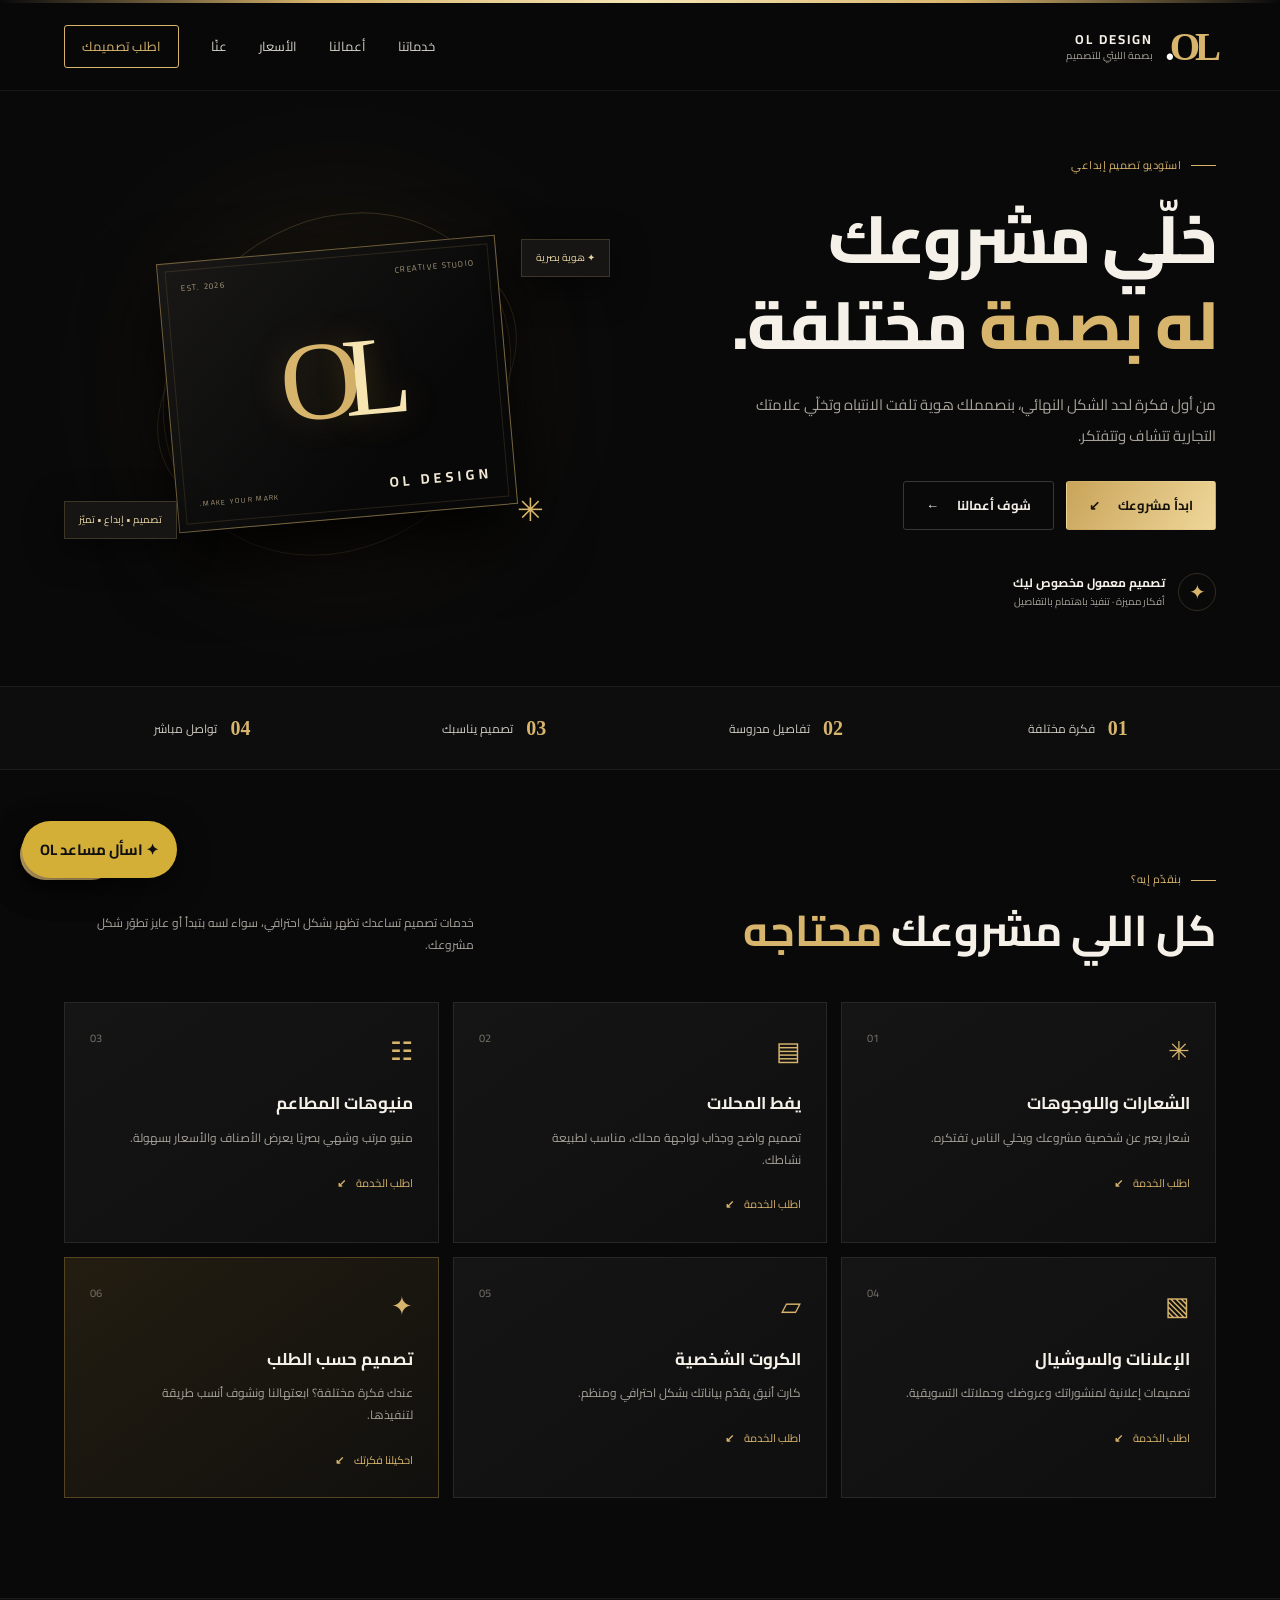
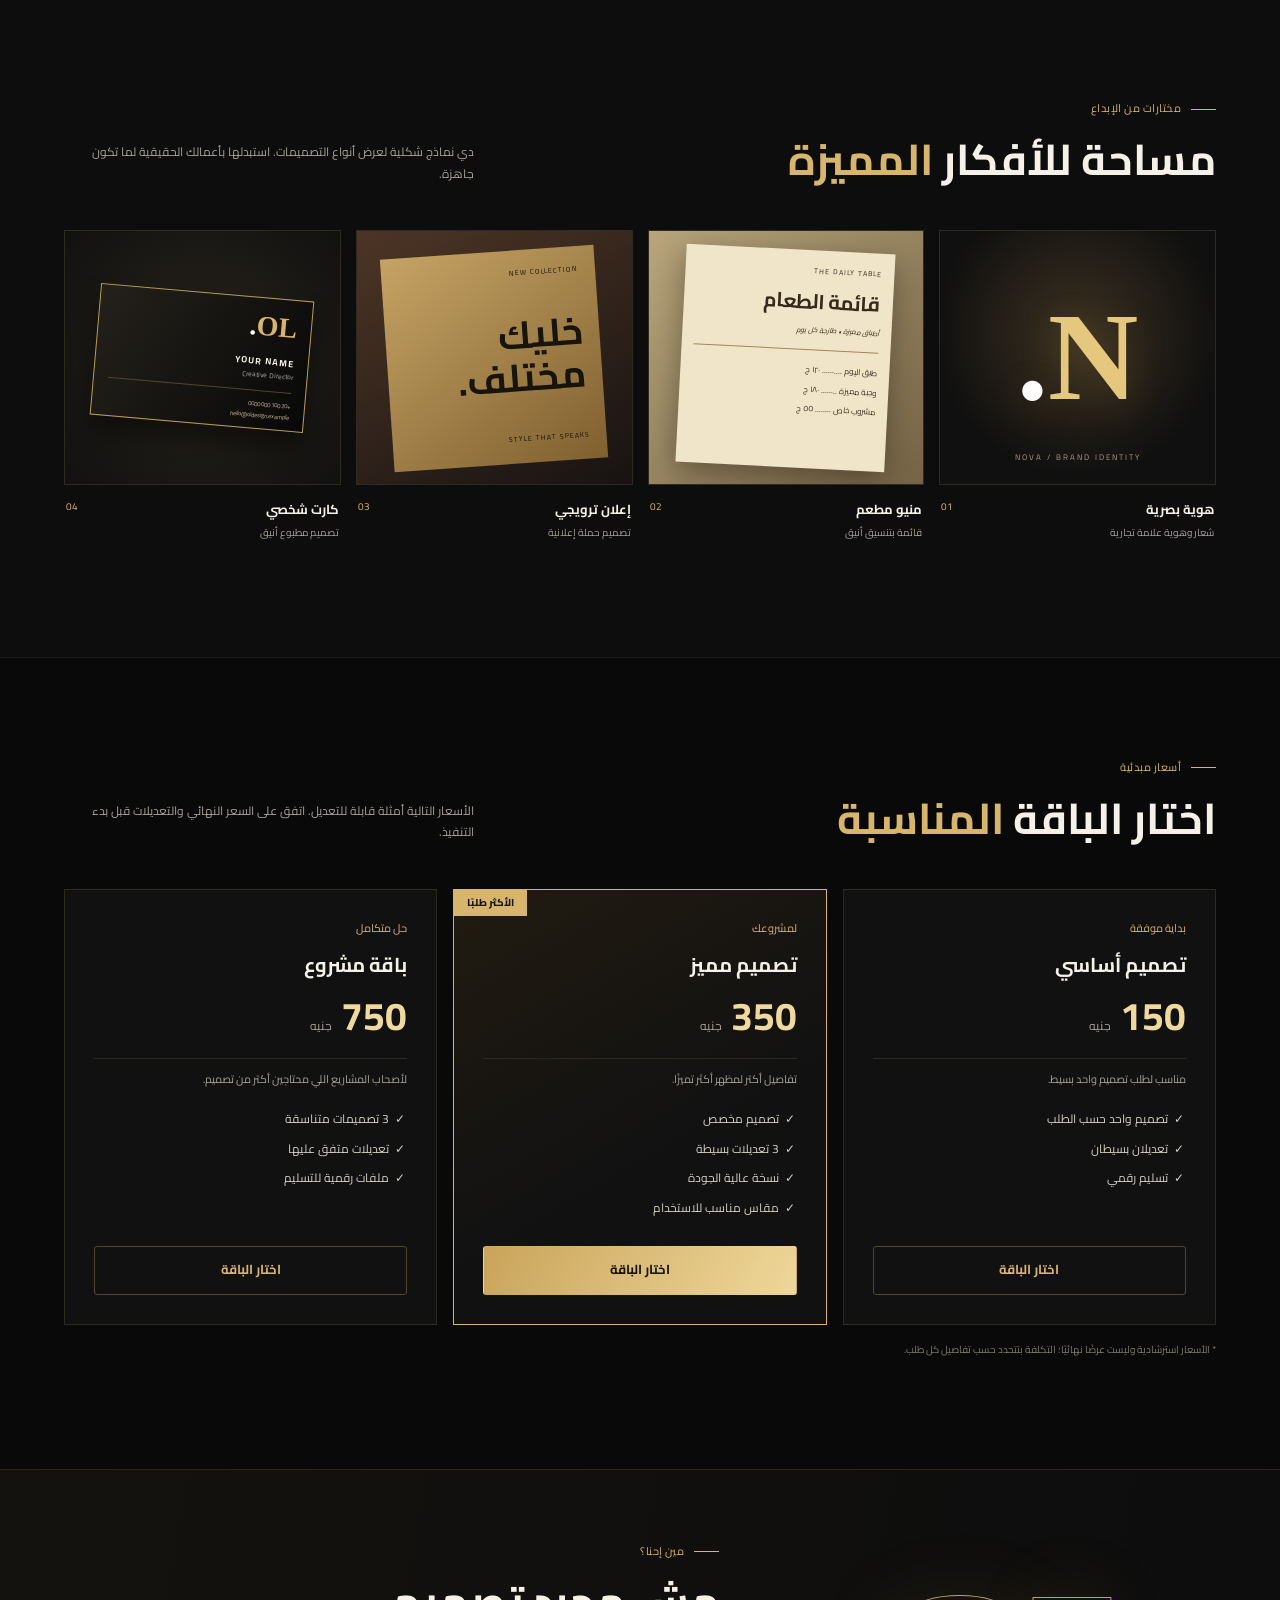
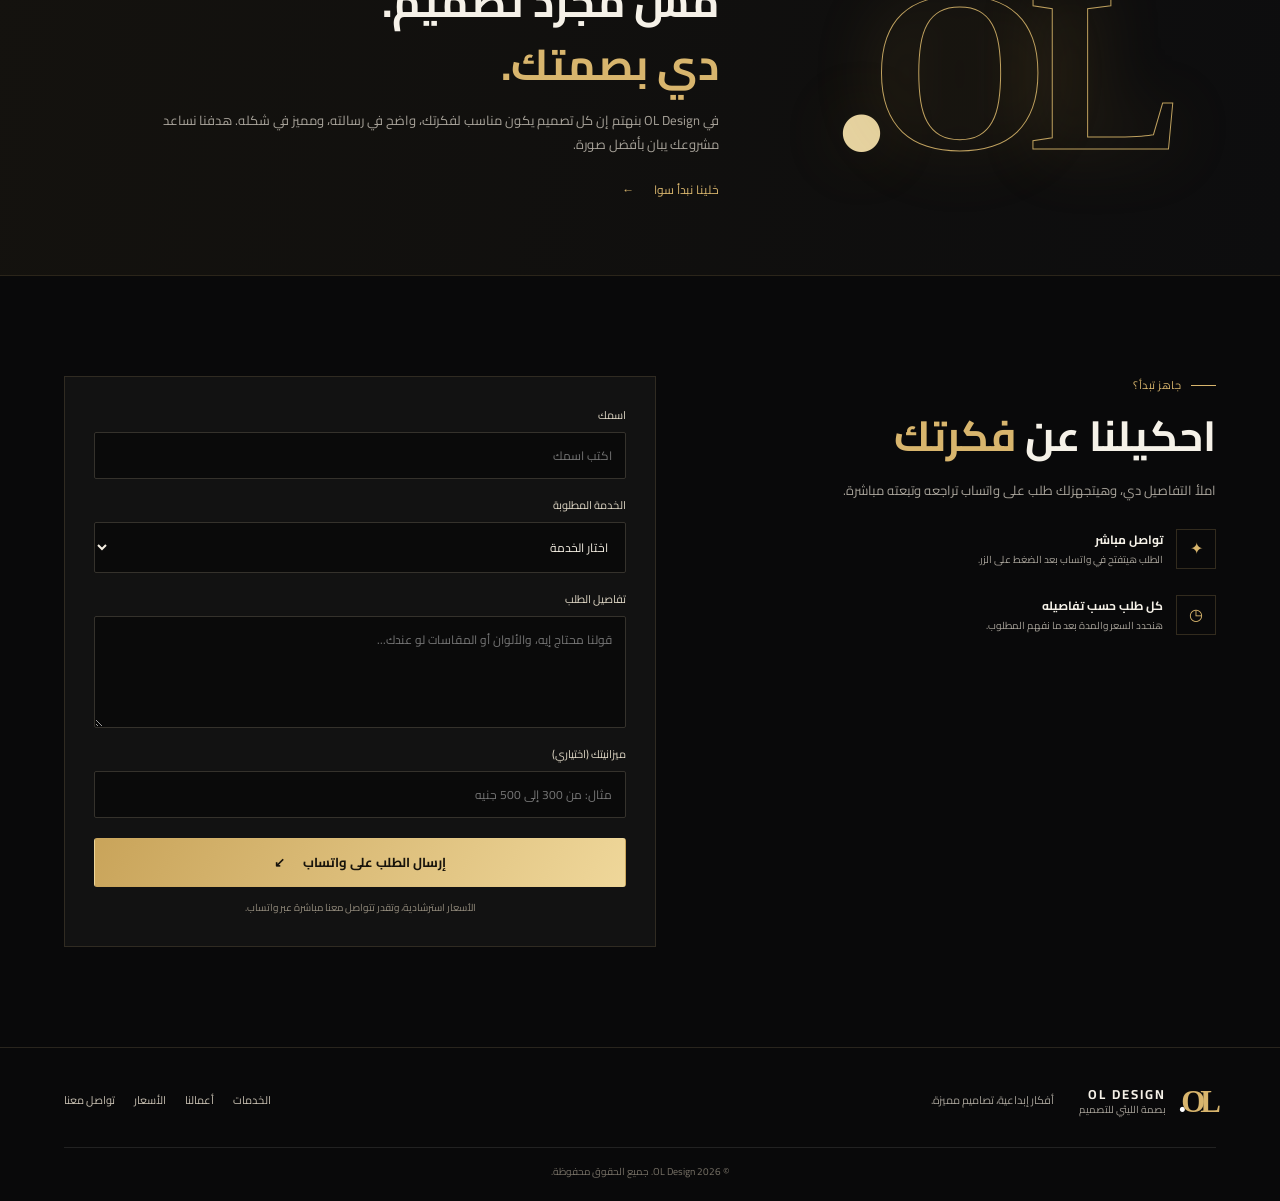
<file: OL_Design_index_مع_شات_بوت.html>
<!doctype html>
<html lang="ar" dir="rtl">
<head>
  <meta charset="utf-8">
  <meta name="viewport" content="width=device-width, initial-scale=1">
  <meta name="theme-color" content="#0a0a0b">
  <meta name="description" content="OL Design — بصمة الليثي. تصميم شعارات، يفط محلات، منيوهات، إعلانات وكروت شخصية بهوية مميزة.">
  <title>OL Design | بصمة الليثي</title>
  <link rel="preconnect" href="https://fonts.googleapis.com">
  <link rel="preconnect" href="https://fonts.gstatic.com" crossorigin>
  <link href="https://fonts.googleapis.com/css2?family=Cairo:wght@400;500;600;700;800;900&display=swap" rel="stylesheet">
  <style>
*{box-sizing:border-box} :root{--bg:#09090a;--panel:#111112;--panel2:#171717;--gold:#d8b56d;--gold2:#f1d99b;--text:#f5f1e8;--muted:#a8a39a;--line:rgba(216,181,109,.2);--max:1160px}html{scroll-behavior:smooth;scroll-padding-top:90px}body{margin:0;background:var(--bg);color:var(--text);font-family:"Cairo",Tahoma,sans-serif;line-height:1.8}a{color:inherit;text-decoration:none}button,input,select,textarea{font:inherit}.topline{height:3px;background:linear-gradient(90deg,transparent,var(--gold),#f5e5b5,var(--gold),transparent)}.site-header{height:88px;display:flex;align-items:center;justify-content:space-between;padding:0 max(5vw,24px);border-bottom:1px solid rgba(255,255,255,.06);position:sticky;top:0;background:rgba(9,9,10,.92);backdrop-filter:blur(18px);z-index:20}.brand,.footer-brand{display:flex;align-items:center;gap:12px}.brand-mark{font-family:Georgia,serif;font-size:39px;line-height:1;color:var(--gold);font-weight:bold;letter-spacing:-5px}.brand-mark span,.footer-brand .brand-mark span{color:#fff}.brand-copy,.footer-brand>div{display:flex;flex-direction:column;line-height:1.35}.brand-copy strong,.footer-brand strong{font-size:13px;letter-spacing:2px}.brand-copy small,.footer-brand small{color:var(--muted);font-size:10px}.site-header nav{display:flex;align-items:center;gap:32px;font-size:13px;color:#d4d0c8}.site-header nav a:hover,.footer-links a:hover{color:var(--gold)}.nav-cta{border:1px solid var(--gold);color:var(--gold)!important;padding:9px 17px;border-radius:3px}.menu-toggle{display:none;background:none;border:1px solid var(--line);color:var(--gold);font-size:24px;padding:3px 12px}.section-wrap{width:min(var(--max),90%);margin-inline:auto}.hero{min-height:570px;display:grid;grid-template-columns:1fr 1fr;align-items:center;gap:60px;padding-block:65px 75px}.eyebrow{font-size:11px;color:var(--gold);letter-spacing:.5px;display:flex;align-items:center;gap:10px}.eyebrow span{width:25px;height:1px;background:var(--gold);display:inline-block}.hero h1{font-size:clamp(42px,5.2vw,68px);line-height:1.3;margin:20px 0;font-weight:800;letter-spacing:-1.5px}.hero h1 em,.section-heading h2 em,.about-inner h2 em,.contact-copy h2 em{font-style:normal;color:var(--gold)}.hero-text{color:var(--muted);font-size:15px;max-width:490px;line-height:2.1}.hero-actions{display:flex;gap:12px;margin-top:29px;flex-wrap:wrap}.btn{display:inline-flex;align-items:center;justify-content:center;gap:18px;min-height:49px;padding:10px 22px;border:1px solid transparent;border-radius:3px;font-weight:700;font-size:13px;cursor:pointer;transition:.2s}.btn:hover{transform:translateY(-2px)}.btn-gold{background:linear-gradient(120deg,#c9a45a,#efd79a);color:#17130b}.btn-quiet{border-color:#393733;color:#f0ece4}.btn-quiet:hover,.btn-outline:hover{border-color:var(--gold);color:var(--gold)}.hero-proof{display:flex;align-items:center;gap:13px;margin-top:42px}.proof-icon{width:38px;height:38px;display:grid;place-items:center;border:1px solid var(--line);color:var(--gold);border-radius:50%;font-size:20px}.hero-proof div:last-child{display:flex;flex-direction:column}.hero-proof strong{font-size:12px}.hero-proof small{color:var(--muted);font-size:10px}.hero-art{height:390px;position:relative;display:grid;place-items:center;isolation:isolate}.art-glow{position:absolute;width:280px;height:280px;border-radius:50%;background:#b88a2f;filter:blur(95px);opacity:.18;z-index:-1}.art-ring{position:absolute;border:1px solid rgba(216,181,109,.2);border-radius:50%;transform:rotate(-25deg)}.ring-one{width:380px;height:245px}.ring-two{width:320px;height:370px;transform:rotate(48deg)}.art-card{width:min(340px,80%);height:270px;background:linear-gradient(135deg,#191817,#080808 70%);border:1px solid rgba(216,181,109,.5);box-shadow:0 30px 70px #000;position:relative;padding:19px 22px;display:flex;flex-direction:column;justify-content:space-between;transform:rotate(-5deg)}.art-card:before{content:"";position:absolute;inset:7px;border:1px solid rgba(216,181,109,.14);pointer-events:none}.art-top,.art-bottom{display:flex;justify-content:space-between;color:#a99b7b;font-size:8px;letter-spacing:1.3px;position:relative}.art-monogram{font-family:Georgia,serif;font-size:112px;line-height:1;color:var(--gold);text-align:center;letter-spacing:-18px;text-shadow:0 0 35px #9d792c55}.art-monogram span{color:#f6e5b1}.art-bottom{align-items:end}.art-bottom strong{font-size:14px;letter-spacing:4px;color:#f1e8d4}.art-bottom span{font-size:7px}.floating-tag{position:absolute;background:#161513;border:1px solid var(--line);padding:9px 14px;color:#e8d5a3;font-size:10px;box-shadow:0 10px 35px #0008}.tag-one{top:50px;right:0}.tag-two{bottom:40px;left:0}.art-star{position:absolute;right:12%;bottom:40px;color:var(--gold);font-size:32px}.trust-strip{border-block:1px solid rgba(255,255,255,.07);display:grid;grid-template-columns:repeat(4,1fr);padding:23px max(5vw,24px);gap:15px;background:#0d0d0e}.trust-strip div{display:flex;justify-content:center;align-items:center;gap:13px}.trust-strip strong{font-family:Georgia,serif;color:var(--gold);font-size:20px}.trust-strip span{font-size:12px;color:#d0cbc1}.section{padding-block:100px}.section-heading{display:flex;align-items:end;justify-content:space-between;gap:35px;margin-bottom:39px}.section-heading h2,.about-inner h2,.contact-copy h2{font-size:clamp(30px,4vw,43px);line-height:1.45;margin:10px 0 0}.section-heading>p{max-width:410px;color:var(--muted);font-size:12px;margin:0 0 7px}.service-grid{display:grid;grid-template-columns:repeat(3,1fr);gap:14px}.service-card{min-height:230px;background:linear-gradient(145deg,#151515,#0f0f10);border:1px solid #292725;padding:25px;position:relative;transition:.25s}.service-card:hover{border-color:var(--gold);transform:translateY(-4px)}.service-icon{color:var(--gold);font-size:26px;margin-bottom:14px}.service-number{position:absolute;top:26px;left:25px;font-size:11px;color:#77736a}.service-card h3{font-size:17px;margin:0 0 8px}.service-card p{font-size:12px;color:var(--muted);margin:0 0 18px;max-width:290px}.service-card>a{font-size:11px;color:var(--gold)}.service-card>a b{margin-right:8px}.service-card-highlight{background:linear-gradient(145deg,#231d11,#11100e);border-color:#554422}.portfolio-section{background:#0d0d0e;border-block:1px solid #1d1c1a}.portfolio-grid{display:grid;grid-template-columns:repeat(4,1fr);gap:15px}.work{min-width:0}.work-visual{height:255px;display:grid;place-items:center;overflow:hidden;position:relative;border:1px solid #302b20;background:#161513}.work-logo .work-visual{background:radial-gradient(circle at 50% 40%,#3b3020,#101010 70%)}.mock-logo{font-family:Georgia,serif;font-size:125px;font-weight:bold;color:#e5c77d;text-shadow:0 10px 40px #d3a64a33}.mock-logo span{color:#fff}.mock-caption{position:absolute;bottom:19px;font-size:8px;letter-spacing:2px;color:#a99a75}.work-menu .work-visual{background:linear-gradient(135deg,#b8a57c,#756345)}.menu-sheet{width:76%;height:86%;background:#f0e5c8;color:#342b1c;padding:15px 12px;display:flex;flex-direction:column;gap:5px;box-shadow:0 10px 30px #0005;transform:rotate(3deg)}.menu-sheet small{font-size:7px;letter-spacing:1px}.menu-sheet b{font-size:20px}.menu-sheet i{font-size:7px}.menu-sheet hr{width:100%;border:0;border-top:1px solid #9d895d}.menu-sheet span{font-size:8px}.work-poster .work-visual{background:linear-gradient(150deg,#4d3525,#171312)}.poster{width:78%;height:84%;background:linear-gradient(145deg,#c5a365,#80602f);padding:17px;display:flex;flex-direction:column;justify-content:space-between;color:#17130d;transform:rotate(-4deg)}.poster small,.poster span{font-size:7px;letter-spacing:1px}.poster strong{font-size:38px;line-height:1.15}.work-card .work-visual{background:radial-gradient(circle,#29241b,#111)}.business-card{width:78%;height:52%;background:linear-gradient(120deg,#24211b,#080808);border:1px solid #b89a58;box-shadow:0 15px 25px #0007;padding:14px;display:flex;flex-direction:column;transform:rotate(5deg)}.business-card>strong{font-family:Georgia,serif;font-size:28px;line-height:1;color:var(--gold)}.business-card>strong span{color:white}.business-card b{font-size:9px;letter-spacing:1px;margin-top:13px}.business-card small{font-size:7px;color:#aaa}.business-card hr{width:100%;border:0;border-top:1px solid #51442c}.business-card>span{font-size:6px;color:#c5b990}.work-info{display:flex;justify-content:space-between;align-items:start;padding:13px 2px}.work-info h3{font-size:13px;margin:0}.work-info p{font-size:10px;color:var(--muted);margin:2px 0}.work-info>span{font-size:10px;color:var(--gold)}.pricing-grid{display:grid;grid-template-columns:repeat(3,1fr);gap:16px;align-items:stretch}.price-card{background:#111112;border:1px solid #2d2a24;padding:29px;position:relative;display:flex;flex-direction:column}.price-featured{border-color:var(--gold);background:linear-gradient(150deg,#211b10,#111112 60%)}.popular{position:absolute;top:0;left:0;background:var(--gold);color:#17130b;font-size:10px;font-weight:800;padding:4px 13px}.price-label{font-size:11px;color:var(--gold)}.price-card h3{font-size:20px;margin:8px 0}.price{display:flex;align-items:baseline;gap:9px;border-bottom:1px solid #2c2923;padding-bottom:16px}.price strong{font-size:39px;line-height:1.3;color:#f0d99e}.price span{font-size:12px;color:var(--muted)}.price-card>p{font-size:11px;color:var(--muted)}.price-card ul{padding:0 18px 0 0;margin:4px 0 23px;list-style:"✓  ";font-size:12px;color:#d5d0c7;flex:1}.price-card li{padding:4px 0}.btn-outline{border-color:#51462f;color:var(--gold)}.price-note{color:#817b70;font-size:10px;margin-top:16px}.about-section{background:linear-gradient(100deg,#14120e,#0d0d0e);border-block:1px solid #2b251a}.about-inner{padding-block:72px;display:grid;grid-template-columns:.8fr 1.2fr;gap:60px;align-items:center}.about-symbol{font-family:Georgia,serif;font-size:clamp(110px,20vw,230px);font-weight:bold;line-height:1;color:transparent;-webkit-text-stroke:1px #bfa15f;text-align:center;letter-spacing:-20px;text-shadow:0 0 70px #b78c3430}.about-symbol span{color:#e6d3a1;-webkit-text-stroke:0}.about-inner p{color:var(--muted);font-size:13px;max-width:590px}.text-link{display:inline-flex;gap:20px;align-items:center;color:var(--gold);font-size:12px;margin-top:10px}.contact-section{display:grid;grid-template-columns:.9fr 1.1fr;gap:75px}.contact-copy h2{font-size:42px}.contact-copy>p{color:var(--muted);font-size:13px;max-width:390px}.contact-detail{display:flex;gap:13px;align-items:center;margin-top:26px}.contact-detail>span{width:40px;height:40px;display:grid;place-items:center;border:1px solid var(--line);color:var(--gold)}.contact-detail div{display:flex;flex-direction:column}.contact-detail strong{font-size:12px}.contact-detail small{font-size:10px;color:var(--muted)}.order-form{background:#121212;border:1px solid #302b22;padding:29px;display:flex;flex-direction:column}.order-form label{font-size:11px;color:#e0d8c6;margin-bottom:6px}.order-form input,.order-form select,.order-form textarea{background:#0a0a0a;border:1px solid #35322c;color:#f4eee2;padding:12px 13px;border-radius:2px;margin-bottom:17px;outline:none;width:100%;font-size:12px}.order-form input:focus,.order-form select:focus,.order-form textarea:focus{border-color:var(--gold)}.order-form textarea{resize:vertical}.order-form select{color-scheme:dark}.submit-btn{width:100%;margin-top:3px}.form-note{font-size:10px;color:#938b7c;text-align:center;margin:12px 0 0}.form-note code{color:var(--gold)}.site-footer{padding:32px max(5vw,24px) 20px;border-top:1px solid #29251e;display:flex;align-items:center;gap:25px;flex-wrap:wrap}.footer-brand .brand-mark{font-size:31px}.site-footer>p{font-size:11px;color:var(--muted);margin-left:auto}.footer-links{display:flex;gap:19px;font-size:11px;color:#c8c0b2}.copyright{width:100%;border-top:1px solid #222;padding-top:15px;color:#777166;font-size:10px;text-align:center}.floating-whatsapp{position:fixed;bottom:20px;left:20px;z-index:15;background:#d8b56d;color:#17130b;padding:10px 16px;border-radius:50px;font-weight:800;font-size:12px;box-shadow:0 8px 28px #0008;display:flex;align-items:center;gap:8px}.floating-whatsapp span{font-size:17px}
@media(max-width:900px){.site-header nav{gap:16px}.hero{gap:20px}.hero-art{height:340px}.portfolio-grid{grid-template-columns:repeat(2,1fr)}.work-visual{height:280px}.contact-section{gap:35px}.section{padding-block:75px}}
@media(max-width:680px){.site-header{height:74px;padding-inline:5%}.menu-toggle{display:block}.site-header nav{display:none;position:absolute;top:73px;right:0;left:0;background:#101011;border-bottom:1px solid var(--line);padding:18px 6%;flex-direction:column;align-items:stretch;gap:8px}.site-header nav.open{display:flex}.site-header nav a{padding:8px 0}.nav-cta{text-align:center!important;padding:8px!important}.hero{grid-template-columns:1fr;padding-block:52px 48px;gap:20px}.hero h1{font-size:48px}.hero-art{height:320px;order:2}.art-card{height:235px}.art-monogram{font-size:95px}.ring-one{width:310px}.ring-two{height:300px}.tag-one{right:1%}.tag-two{left:0}.trust-strip{grid-template-columns:repeat(2,1fr);padding:20px 5%}.trust-strip div{justify-content:flex-start}.section{padding-block:65px}.section-heading{align-items:start;flex-direction:column;gap:12px;margin-bottom:27px}.section-heading h2,.about-inner h2{font-size:32px}.service-grid{grid-template-columns:1fr 1fr;gap:9px}.service-card{padding:18px 15px;min-height:225px}.service-card h3{font-size:14px}.service-card p{font-size:11px}.service-number{top:18px;left:15px}.portfolio-grid{gap:10px}.work-visual{height:215px}.mock-logo{font-size:95px}.poster strong{font-size:29px}.menu-sheet{padding:10px 8px}.menu-sheet b{font-size:16px}.pricing-grid{grid-template-columns:1fr;gap:13px}.price-card{padding:24px}.about-inner{grid-template-columns:1fr;gap:15px;padding-block:48px}.about-symbol{font-size:130px;letter-spacing:-13px}.contact-section{grid-template-columns:1fr;gap:30px}.contact-copy h2{font-size:36px}.order-form{padding:21px}.site-footer{gap:15px}.site-footer>p{width:100%;margin:0}.footer-links{flex-wrap:wrap;gap:12px}.floating-whatsapp{bottom:13px;left:13px}.hero-proof{margin-top:30px}}
@media(max-width:390px){.service-grid{grid-template-columns:1fr}.service-card{min-height:auto}.work-visual{height:185px}.hero h1{font-size:41px}}

  </style>
  <style>

/* OL Design free rule-based Arabic chatbot */
.olbot-launcher{position:fixed;left:22px;bottom:22px;z-index:9998;background:#d4af37;color:#101010;border:0;border-radius:999px;padding:14px 18px;font:700 15px Cairo,Arial,sans-serif;box-shadow:0 8px 30px #0008;cursor:pointer}
.olbot-panel{position:fixed;left:22px;bottom:82px;width:min(360px,calc(100vw - 28px));height:min(490px,calc(100vh - 120px));z-index:9999;background:#111114;color:#f5f2e8;border:1px solid #b99736;border-radius:18px;box-shadow:0 18px 60px #000a;display:none;overflow:hidden;font-family:Cairo,Arial,sans-serif}
.olbot-panel.open{display:flex;flex-direction:column}
.olbot-head{padding:14px 16px;background:linear-gradient(135deg,#241f10,#151515);border-bottom:1px solid #4d401d;display:flex;align-items:center;justify-content:space-between}
.olbot-head strong{display:block;color:#e6c65b;font-size:15px}.olbot-head small{display:block;color:#bbb;font-size:11px}
.olbot-close{background:transparent;border:0;color:#fff;font-size:24px;cursor:pointer}
.olbot-messages{padding:13px;overflow:auto;flex:1;display:flex;flex-direction:column;gap:10px}
.olbot-msg{max-width:90%;padding:10px 12px;border-radius:13px;font-size:13px;line-height:1.8;white-space:pre-wrap;overflow-wrap:anywhere}
.olbot-msg.bot{background:#222226;border:1px solid #38332a;align-self:flex-start;border-bottom-left-radius:4px}
.olbot-msg.user{background:#d4af37;color:#151515;align-self:flex-end;border-bottom-right-radius:4px}
.olbot-quick{display:flex;gap:6px;flex-wrap:wrap;padding:0 12px 10px}
.olbot-quick button{background:#191919;color:#e6c65b;border:1px solid #665522;border-radius:999px;padding:6px 9px;font:12px Cairo,Arial,sans-serif;cursor:pointer}
.olbot-form{display:flex;gap:8px;padding:11px;border-top:1px solid #34302a}
.olbot-form input{flex:1;min-width:0;background:#1d1d20;color:#fff;border:1px solid #444;border-radius:10px;padding:10px;font:13px Cairo,Arial,sans-serif;outline:none}
.olbot-form button{background:#d4af37;color:#111;border:0;border-radius:10px;padding:0 14px;font:700 13px Cairo,Arial,sans-serif;cursor:pointer}

  </style>
</head>
<body>
  <div class="topline"></div>
  <header class="site-header">
    <a class="brand" href="#home" aria-label="OL Design الصفحة الرئيسية">
      <span class="brand-mark">OL<span>.</span></span>
      <span class="brand-copy"><strong>OL DESIGN</strong><small>بصمة الليثي للتصميم</small></span>
    </a>
    <button class="menu-toggle" id="menuToggle" aria-label="فتح القائمة" aria-expanded="false">☰</button>
    <nav id="mainNav">
      <a href="#services">خدماتنا</a>
      <a href="#portfolio">أعمالنا</a>
      <a href="#prices">الأسعار</a>
      <a href="#about">عنّا</a>
      <a class="nav-cta" href="#contact">اطلب تصميمك</a>
    </nav>
  </header>

  <main>
    <section class="hero section-wrap" id="home">
      <div class="hero-copy">
        <div class="eyebrow"><span></span> استوديو تصميم إبداعي</div>
        <h1>خلّي مشروعك<br><em>له بصمة</em> مختلفة.</h1>
        <p class="hero-text">من أول فكرة لحد الشكل النهائي، بنصمملك هوية تلفت الانتباه وتخلّي علامتك التجارية تتشاف وتتفتكر.</p>
        <div class="hero-actions">
          <a class="btn btn-gold" href="#contact">ابدأ مشروعك <span>↙</span></a>
          <a class="btn btn-quiet" href="#portfolio">شوف أعمالنا <span>←</span></a>
        </div>
        <div class="hero-proof">
          <div class="proof-icon">✦</div>
          <div><strong>تصميم معمول مخصوص ليك</strong><small>أفكار مميزة · تنفيذ باهتمام بالتفاصيل</small></div>
        </div>
      </div>
      <div class="hero-art" aria-label="عرض تجريدي لهوية OL Design">
        <div class="art-glow"></div>
        <div class="art-ring ring-one"></div><div class="art-ring ring-two"></div>
        <div class="art-card">
          <div class="art-top"><span>CREATIVE STUDIO</span><span>EST. 2026</span></div>
          <div class="art-monogram">O<span>L</span></div>
          <div class="art-bottom"><strong>OL DESIGN</strong><span>MAKE YOUR MARK.</span></div>
        </div>
        <div class="floating-tag tag-one">✦ هوية بصرية</div>
        <div class="floating-tag tag-two">تصميم • إبداع • تميّز</div>
        <div class="art-star">✳</div>
      </div>
    </section>

    <section class="trust-strip">
      <div><strong>01</strong><span>فكرة مختلفة</span></div>
      <div><strong>02</strong><span>تفاصيل مدروسة</span></div>
      <div><strong>03</strong><span>تصميم يناسبك</span></div>
      <div><strong>04</strong><span>تواصل مباشر</span></div>
    </section>

    <section class="section-wrap section" id="services">
      <div class="section-heading">
        <div><div class="eyebrow"><span></span> بنقدّم إيه؟</div><h2>كل اللي مشروعك <em>محتاجه</em></h2></div>
        <p>خدمات تصميم تساعدك تظهر بشكل احترافي، سواء لسه بتبدأ أو عايز تطوّر شكل مشروعك.</p>
      </div>
      <div class="service-grid">
        <article class="service-card"><div class="service-icon">✳</div><span class="service-number">01</span><h3>الشعارات واللوجوهات</h3><p>شعار يعبر عن شخصية مشروعك ويخلي الناس تفتكره.</p><a href="#contact">اطلب الخدمة <b>↙</b></a></article>
        <article class="service-card"><div class="service-icon">▤</div><span class="service-number">02</span><h3>يفط المحلات</h3><p>تصميم واضح وجذاب لواجهة محلك، مناسب لطبيعة نشاطك.</p><a href="#contact">اطلب الخدمة <b>↙</b></a></article>
        <article class="service-card"><div class="service-icon">☷</div><span class="service-number">03</span><h3>منيوهات المطاعم</h3><p>منيو مرتب وشهي بصريًا يعرض الأصناف والأسعار بسهولة.</p><a href="#contact">اطلب الخدمة <b>↙</b></a></article>
        <article class="service-card"><div class="service-icon">▧</div><span class="service-number">04</span><h3>الإعلانات والسوشيال</h3><p>تصميمات إعلانية لمنشوراتك وعروضك وحملاتك التسويقية.</p><a href="#contact">اطلب الخدمة <b>↙</b></a></article>
        <article class="service-card"><div class="service-icon">▱</div><span class="service-number">05</span><h3>الكروت الشخصية</h3><p>كارت أنيق يقدّم بياناتك بشكل احترافي ومنظم.</p><a href="#contact">اطلب الخدمة <b>↙</b></a></article>
        <article class="service-card service-card-highlight"><div class="service-icon">✦</div><span class="service-number">06</span><h3>تصميم حسب الطلب</h3><p>عندك فكرة مختلفة؟ ابعتهالنا ونشوف أنسب طريقة لتنفيذها.</p><a href="#contact">احكيلنا فكرتك <b>↙</b></a></article>
      </div>
    </section>

    <section class="portfolio-section" id="portfolio">
      <div class="section-wrap section">
        <div class="section-heading">
          <div><div class="eyebrow"><span></span> مختارات من الإبداع</div><h2>مساحة للأفكار <em>المميزة</em></h2></div>
          <p>دي نماذج شكلية لعرض أنواع التصميمات. استبدلها بأعمالك الحقيقية لما تكون جاهزة.</p>
        </div>
        <div class="portfolio-grid">
          <article class="work work-logo"><div class="work-visual"><div class="mock-logo">N<span>.</span></div><span class="mock-caption">NOVA / BRAND IDENTITY</span></div><div class="work-info"><div><h3>هوية بصرية</h3><p>شعار وهوية علامة تجارية</p></div><span>01</span></div></article>
          <article class="work work-menu"><div class="work-visual"><div class="menu-sheet"><small>THE DAILY TABLE</small><b>قائمة الطعام</b><i>أطباق مميزة • طازجة كل يوم</i><hr><span>طبق اليوم .......... ١٢٠ ج</span><span>وجبة مميزة ........ ١٨٠ ج</span><span>مشروب خاص ........ ٥٥ ج</span></div></div><div class="work-info"><div><h3>منيو مطعم</h3><p>قائمة بتنسيق أنيق</p></div><span>02</span></div></article>
          <article class="work work-poster"><div class="work-visual"><div class="poster"><small>NEW COLLECTION</small><strong>خليك<br>مختلف.</strong><span>STYLE THAT SPEAKS</span></div></div><div class="work-info"><div><h3>إعلان ترويجي</h3><p>تصميم حملة إعلانية</p></div><span>03</span></div></article>
          <article class="work work-card"><div class="work-visual"><div class="business-card"><strong>OL<span>.</span></strong><b>YOUR NAME</b><small>Creative Director</small><hr><span>+20 100 000 0000</span><span>hello@oldesign.example</span></div></div><div class="work-info"><div><h3>كارت شخصي</h3><p>تصميم مطبوع أنيق</p></div><span>04</span></div></article>
        </div>
      </div>
    </section>

    <section class="section-wrap section" id="prices">
      <div class="section-heading">
        <div><div class="eyebrow"><span></span> أسعار مبدئية</div><h2>اختار الباقة <em>المناسبة</em></h2></div>
        <p>الأسعار التالية أمثلة قابلة للتعديل. اتفق على السعر النهائي والتعديلات قبل بدء التنفيذ.</p>
      </div>
      <div class="pricing-grid">
        <article class="price-card"><span class="price-label">بداية موفقة</span><h3>تصميم أساسي</h3><div class="price"><strong>150</strong><span>جنيه</span></div><p>مناسب لطلب تصميم واحد بسيط.</p><ul><li>تصميم واحد حسب الطلب</li><li>تعديلان بسيطان</li><li>تسليم رقمي</li></ul><a class="btn btn-outline" href="#contact" data-service="تصميم أساسي">اختار الباقة</a></article>
        <article class="price-card price-featured"><span class="popular">الأكثر طلبًا</span><span class="price-label">لمشروعك</span><h3>تصميم مميز</h3><div class="price"><strong>350</strong><span>جنيه</span></div><p>تفاصيل أكتر لمظهر أكثر تميزًا.</p><ul><li>تصميم مخصص</li><li>3 تعديلات بسيطة</li><li>نسخة عالية الجودة</li><li>مقاس مناسب للاستخدام</li></ul><a class="btn btn-gold" href="#contact" data-service="تصميم مميز">اختار الباقة</a></article>
        <article class="price-card"><span class="price-label">حل متكامل</span><h3>باقة مشروع</h3><div class="price"><strong>750</strong><span>جنيه</span></div><p>لأصحاب المشاريع اللي محتاجين أكتر من تصميم.</p><ul><li>3 تصميمات متناسقة</li><li>تعديلات متفق عليها</li><li>ملفات رقمية للتسليم</li></ul><a class="btn btn-outline" href="#contact" data-service="باقة مشروع">اختار الباقة</a></article>
      </div>
      <p class="price-note">* الأسعار استرشادية وليست عرضًا نهائيًا؛ التكلفة بتتحدد حسب تفاصيل كل طلب.</p>
    </section>

    <section class="about-section" id="about">
      <div class="section-wrap about-inner">
        <div class="about-symbol">OL<span>.</span></div>
        <div><div class="eyebrow"><span></span> مين إحنا؟</div><h2>مش مجرد تصميم.<br><em>دي بصمتك.</em></h2><p>في OL Design بنهتم إن كل تصميم يكون مناسب لفكرتك، واضح في رسالته، ومميز في شكله. هدفنا نساعد مشروعك يبان بأفضل صورة.</p><a class="text-link" href="#contact">خلينا نبدأ سوا <span>←</span></a></div>
      </div>
    </section>

    <section class="section-wrap section contact-section" id="contact">
      <div class="contact-copy"><div class="eyebrow"><span></span> جاهز تبدأ؟</div><h2>احكيلنا عن <em>فكرتك</em></h2><p>املأ التفاصيل دي، وهيتجهزلك طلب على واتساب تراجعه وتبعته مباشرة.</p>
        <div class="contact-detail"><span>✦</span><div><strong>تواصل مباشر</strong><small>الطلب هيتفتح في واتساب بعد الضغط على الزر.</small></div></div>
        <div class="contact-detail"><span>◷</span><div><strong>كل طلب حسب تفاصيله</strong><small>هنحدد السعر والمدة بعد ما نفهم المطلوب.</small></div></div>
      </div>
      <form id="orderForm" class="order-form">
        <label for="customerName">اسمك</label><input id="customerName" name="name" placeholder="اكتب اسمك" required>
        <label for="service">الخدمة المطلوبة</label><select id="service" name="service" required><option value="">اختار الخدمة</option><option>شعار أو لوجو</option><option>يافطة محل</option><option>منيو مطعم</option><option>إعلان أو تصميم سوشيال ميديا</option><option>كارت شخصي</option><option>تصميم أساسي</option><option>تصميم مميز</option><option>باقة مشروع</option><option>خدمة أخرى</option></select>
        <label for="details">تفاصيل الطلب</label><textarea id="details" name="details" rows="4" placeholder="قولنا محتاج إيه، والألوان أو المقاسات لو عندك..." required></textarea>
        <label for="budget">ميزانيتك (اختياري)</label><input id="budget" name="budget" placeholder="مثال: من 300 إلى 500 جنيه">
        <button class="btn btn-gold submit-btn" type="submit">إرسال الطلب على واتساب <span>↙</span></button>
        <p class="form-note">الأسعار استرشادية، وتقدر تتواصل معنا مباشرة عبر واتساب.</p>
      </form>
    </section>
  </main>

  <footer class="site-footer">
    <div class="footer-brand"><span class="brand-mark">OL<span>.</span></span><div><strong>OL DESIGN</strong><small>بصمة الليثي للتصميم</small></div></div>
    <p>أفكار إبداعية، تصاميم مميزة.</p>
    <div class="footer-links"><a href="#services">الخدمات</a><a href="#portfolio">أعمالنا</a><a href="#prices">الأسعار</a><a href="#contact">تواصل معنا</a></div>
    <small class="copyright">© <span id="year"></span> OL Design. جميع الحقوق محفوظة.</small>
  </footer>
  <a class="floating-whatsapp" id="whatsappLink" href="#" target="_blank" rel="noopener" aria-label="تواصل معنا عبر واتساب"><span>◉</span> واتساب</a>
  <script>
// مهم: اكتب رقم واتساب بصيغة دولية من غير + أو مسافات أو شرطات.
// مثال لمصر: 2010XXXXXXX (استبدل X بأرقامك الحقيقية).
const WHATSAPP_NUMBER = "201022405158";

const menuToggle = document.getElementById("menuToggle");
const mainNav = document.getElementById("mainNav");

menuToggle?.addEventListener("click", () => {
  const isOpen = mainNav.classList.toggle("open");
  menuToggle.setAttribute("aria-expanded", String(isOpen));
  menuToggle.setAttribute("aria-label", isOpen ? "إغلاق القائمة" : "فتح القائمة");
});

mainNav?.querySelectorAll("a").forEach((link) => {
  link.addEventListener("click", () => {
    mainNav.classList.remove("open");
    menuToggle?.setAttribute("aria-expanded", "false");
  });
});

document.getElementById("year").textContent = new Date().getFullYear();

function openWhatsApp(message) {
  if (!/^\d{10,15}$/.test(WHATSAPP_NUMBER)) {
    alert("رقم واتساب غير مضبوط. راجع الرقم في ملف script.js.");
    return;
  }
  const url = `https://wa.me/${WHATSAPP_NUMBER}?text=${encodeURIComponent(message)}`;
  window.open(url, "_blank", "noopener,noreferrer");
}

document.getElementById("whatsappLink")?.addEventListener("click", (event) => {
  event.preventDefault();
  openWhatsApp("أهلًا OL Design، عايز أستفسر عن خدمات التصميم.");
});

document.querySelectorAll("[data-service]").forEach((link) => {
  link.addEventListener("click", () => {
    const serviceSelect = document.getElementById("service");
    const wanted = link.dataset.service;
    if (serviceSelect && [...serviceSelect.options].some(option => option.value === wanted || option.text === wanted)) {
      serviceSelect.value = wanted;
    }
  });
});

document.getElementById("orderForm")?.addEventListener("submit", (event) => {
  event.preventDefault();
  const name = document.getElementById("customerName").value.trim();
  const service = document.getElementById("service").value;
  const details = document.getElementById("details").value.trim();
  const budget = document.getElementById("budget").value.trim();

  if (!name || !service || !details) {
    alert("من فضلك املأ الاسم والخدمة وتفاصيل الطلب.");
    return;
  }

  const message = [
    "أهلًا OL Design، عندي طلب تصميم جديد.",
    `الاسم: ${name}`,
    `الخدمة: ${service}`,
    `تفاصيل الطلب: ${details}`,
    budget ? `الميزانية: ${budget}` : ""
  ].filter(Boolean).join("\n");

  openWhatsApp(message);
});

  </script>

  <button class="olbot-launcher" id="olbotLauncher" type="button" aria-expanded="false">✦ اسأل مساعد OL</button>
  <section class="olbot-panel" id="olbotPanel" dir="rtl" aria-label="مساعد OL Design">
    <div class="olbot-head"><div><strong>مساعد OL Design ✦</strong><small>مساعد فوري للخدمات والأسعار</small></div><button class="olbot-close" id="olbotClose" type="button" aria-label="إغلاق">×</button></div>
    <div class="olbot-messages" id="olbotMessages" aria-live="polite"><div class="olbot-msg bot">أهلًا بيك في OL Design 👋\nأنا المساعد الافتراضي، أقدر أساعدك تعرف خدماتنا وأسعارنا وتجهّز طلبك.\nاسألني عن اللوجو أو المنيو أو الإعلانات أو الأسعار.</div></div>
    <div class="olbot-quick"><button type="button" data-olbot="services">الخدمات</button><button type="button" data-olbot="prices">الأسعار</button><button type="button" data-olbot="order">إزاي أطلب؟</button><button type="button" data-olbot="whatsapp">واتساب</button></div>
    <form class="olbot-form" id="olbotForm"><input id="olbotInput" placeholder="اكتب سؤالك هنا..." autocomplete="off" aria-label="اكتب سؤالك"><button type="submit">إرسال</button></form>
  </section>
  <script>
  (function(){
    const panel=document.getElementById('olbotPanel'), launch=document.getElementById('olbotLauncher');
    const messages=document.getElementById('olbotMessages'), form=document.getElementById('olbotForm'), input=document.getElementById('olbotInput');
    const WA='201022405158';
    function openBot(){panel.classList.add('open');launch.setAttribute('aria-expanded','true');input.focus();}
    function closeBot(){panel.classList.remove('open');launch.setAttribute('aria-expanded','false');}
    launch.addEventListener('click',()=>panel.classList.contains('open')?closeBot():openBot());
    document.getElementById('olbotClose').addEventListener('click',closeBot);
    function add(text,who){const d=document.createElement('div');d.className='olbot-msg '+who;d.textContent=text;messages.appendChild(d);messages.scrollTop=messages.scrollHeight;}
    function answer(raw){
      const q=raw.toLowerCase().replace(/[أإآ]/g,'ا').replace(/ة/g,'ه').replace(/[؟?!.,،]/g,' ').trim();
      if(/سعر|اسعار|بكام|تكلف|جنيه|ميزاني/.test(q)) return 'الأسعار الاسترشادية الموجودة بالموقع:\n• تصميم أساسي: 150 جنيه\n• تصميم مميز: 350 جنيه\n• باقة مشروع: 750 جنيه\nالسعر النهائي بيتحدد حسب تفاصيل الطلب، فالأفضل تبعتلنا فكرتك على واتساب.';
      if(/خدم|بتعمل|بتقدم|اللوجو|لوجو|شعار|يفط|يافط|يافطه|منيو|مطعم|اعلان|اعلانات|سوشيال|كارت|كروت/.test(q)) return 'خدمات OL Design:\n• تصميم شعارات ولوجوهات\n• يفط المحلات\n• منيوهات المطاعم\n• إعلانات وتصميمات السوشيال ميديا\n• كروت شخصية\n• تصميمات حسب الطلب\nقولّي محتاج أنهي خدمة؟';
      if(/اطلب|طلب|ابدأ|ابدا|اتواصل|تواصل|واتساب|رقم|محادث/.test(q)) return 'لطلب تصميم، اكتب اسمك والخدمة وتفاصيل الفكرة في نموذج الطلب بالموقع، أو اضغط زر واتساب. هتقدر تراجع الرسالة قبل إرسالها.';
      if(/وقت|مده|تسليم|امتى|متى/.test(q)) return 'مدة التنفيذ بتختلف حسب نوع التصميم والتعديلات. ابعت تفاصيل طلبك على واتساب عشان نحدد لك الوقت المتوقع.';
      if(/تعديل|تعديلات|مراجعه/.test(q)) return 'عدد التعديلات حسب الباقة المتفق عليها. التصميم الأساسي فيه تعديلان بسيطان، والتصميم المميز فيه 3 تعديلات بسيطة.';
      if(/سلام|اهلا|اهلاً|ازيك|مرحبا|هاي|hello|hi\b/.test(q)) return 'أهلًا وسهلًا بيك ❤️ نورت OL Design! تحب تعرف خدماتنا ولا الأسعار ولا تبدأ طلب تصميم؟';
      if(/شكرا|شكرًا|متشكر/.test(q)) return 'العفو، تحت أمرك ❤️ لو حابب تبدأ طلبك اضغط زر واتساب أو املأ نموذج الطلب بالموقع.';
      return 'أقدر أساعدك في الخدمات والأسعار وطريقة الطلب. جرّب تسألني: «بكام اللوجو؟» أو «بتقدموا خدمات إيه؟» أو «إزاي أطلب تصميم؟»\nولو سؤالك محتاج تفاصيل خاصة، تواصل معنا على واتساب.';
    }
    function send(text){text=text.trim();if(!text)return;add(text,'user');add(answer(text),'bot');}
    form.addEventListener('submit',e=>{e.preventDefault();send(input.value);input.value='';input.focus();});
    document.querySelectorAll('[data-olbot]').forEach(b=>b.addEventListener('click',()=>{
      const key=b.dataset.olbot;
      const prompts={services:'إيه الخدمات اللي بتقدموها؟',prices:'إيه الأسعار؟',order:'إزاي أطلب تصميم؟',whatsapp:'عايز أتواصل على واتساب'};
      if(key==='whatsapp'){window.open('https://wa.me/'+WA,'_blank','noopener');return;}
      send(prompts[key]||'إيه الخدمات اللي بتقدموها؟');
    }));
  })();
  </script>

</body>
</html>
</file>
